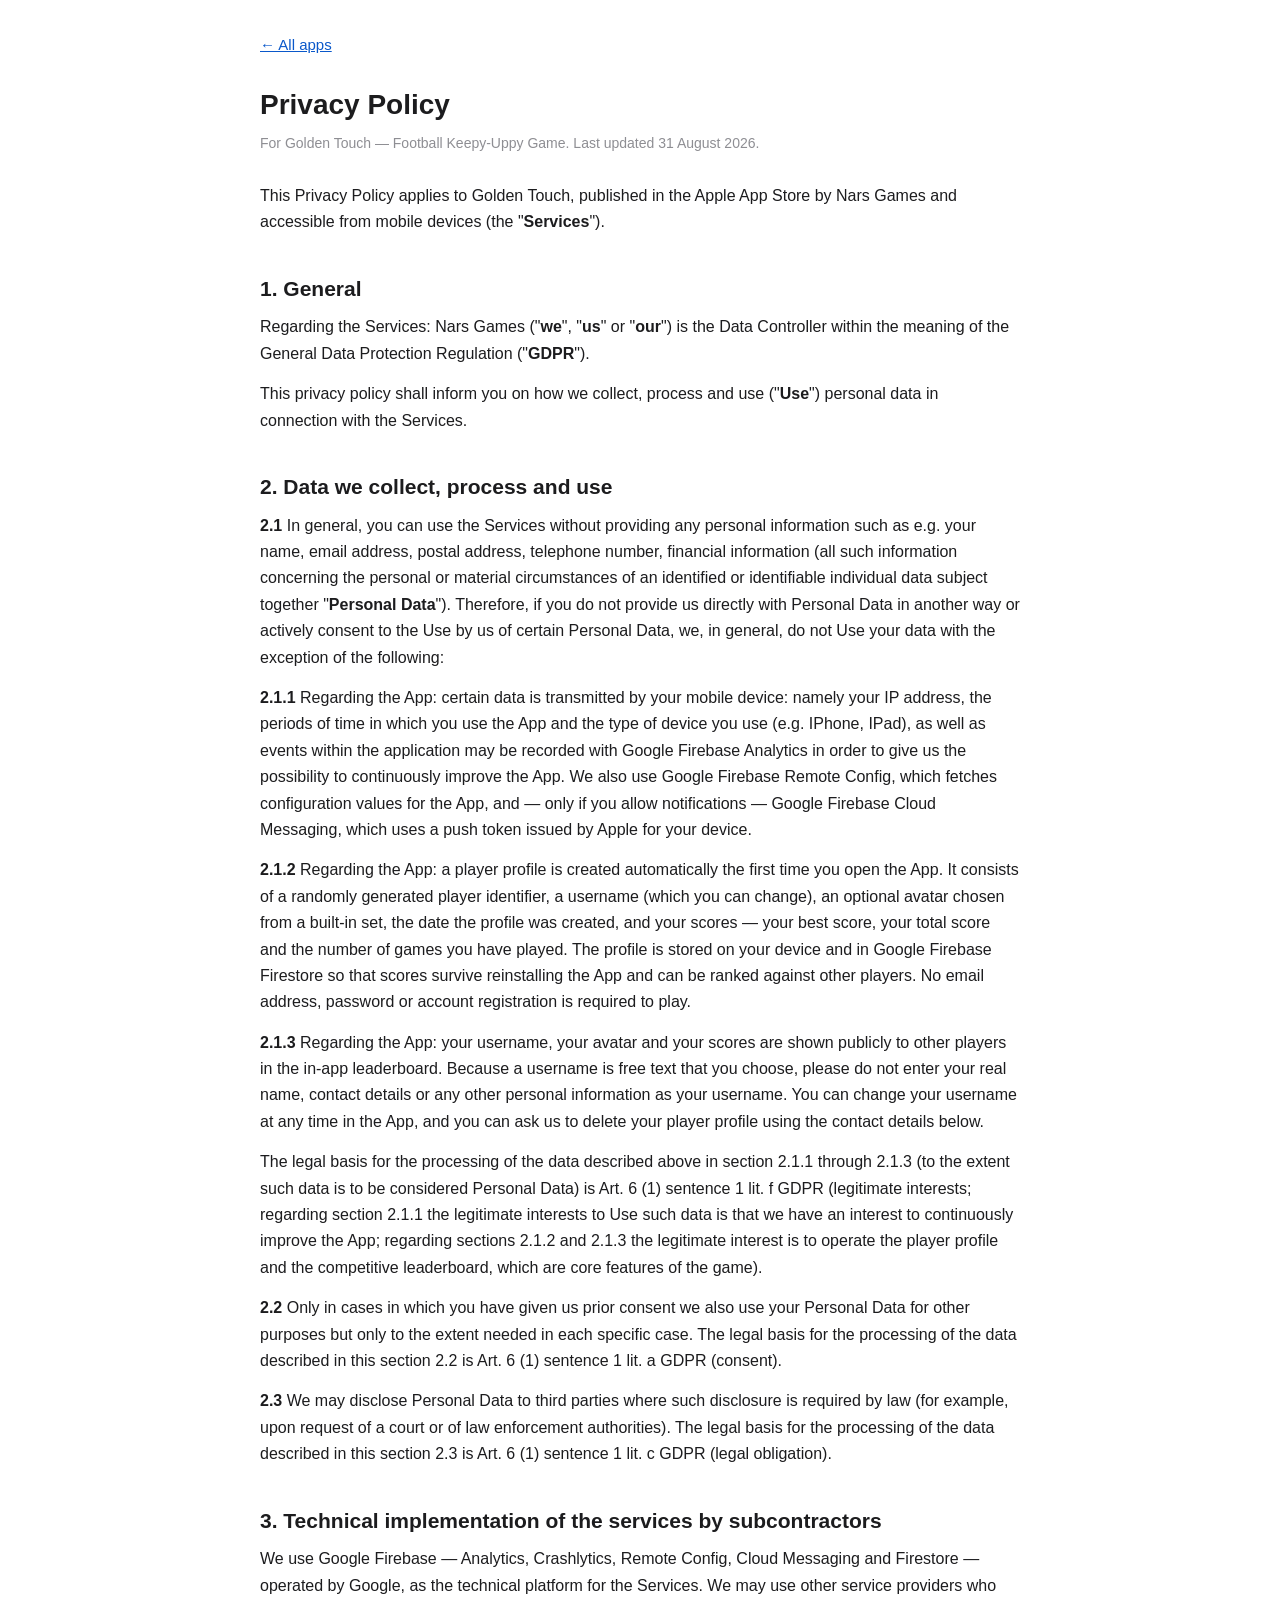
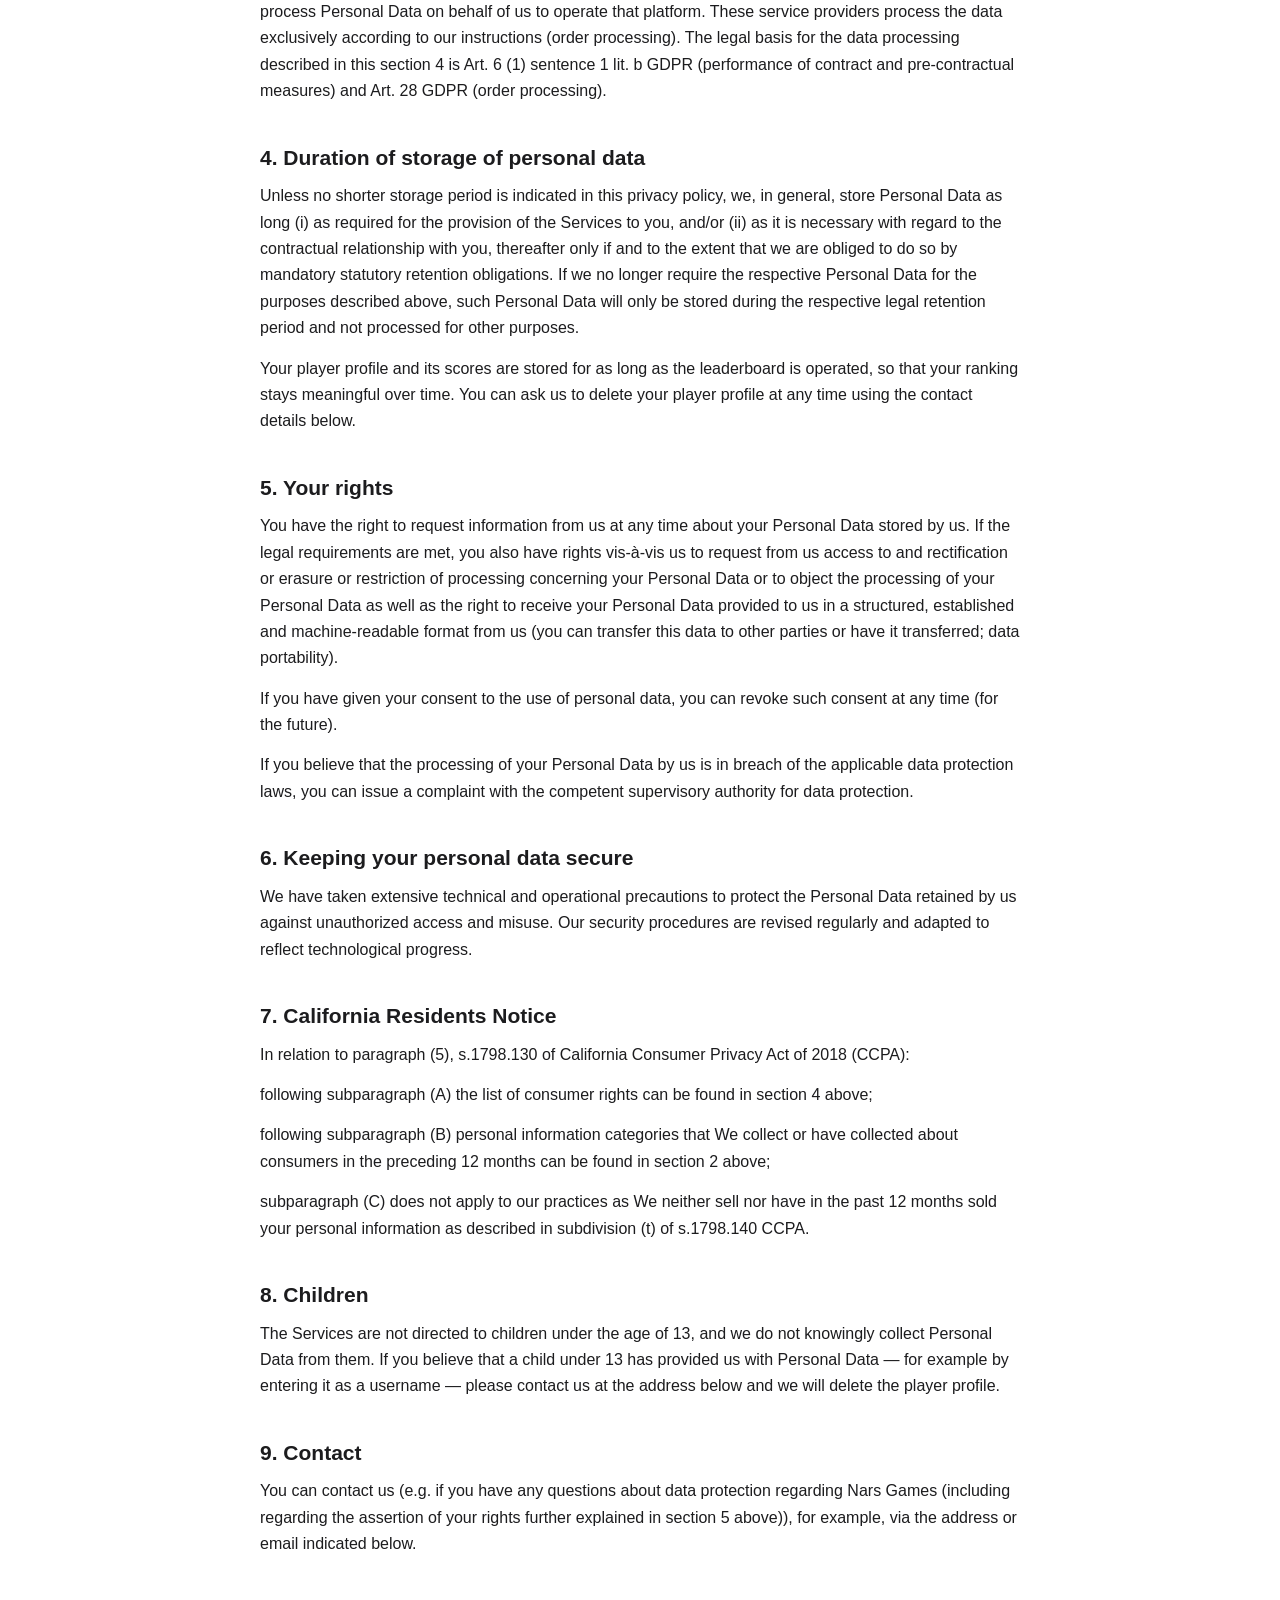
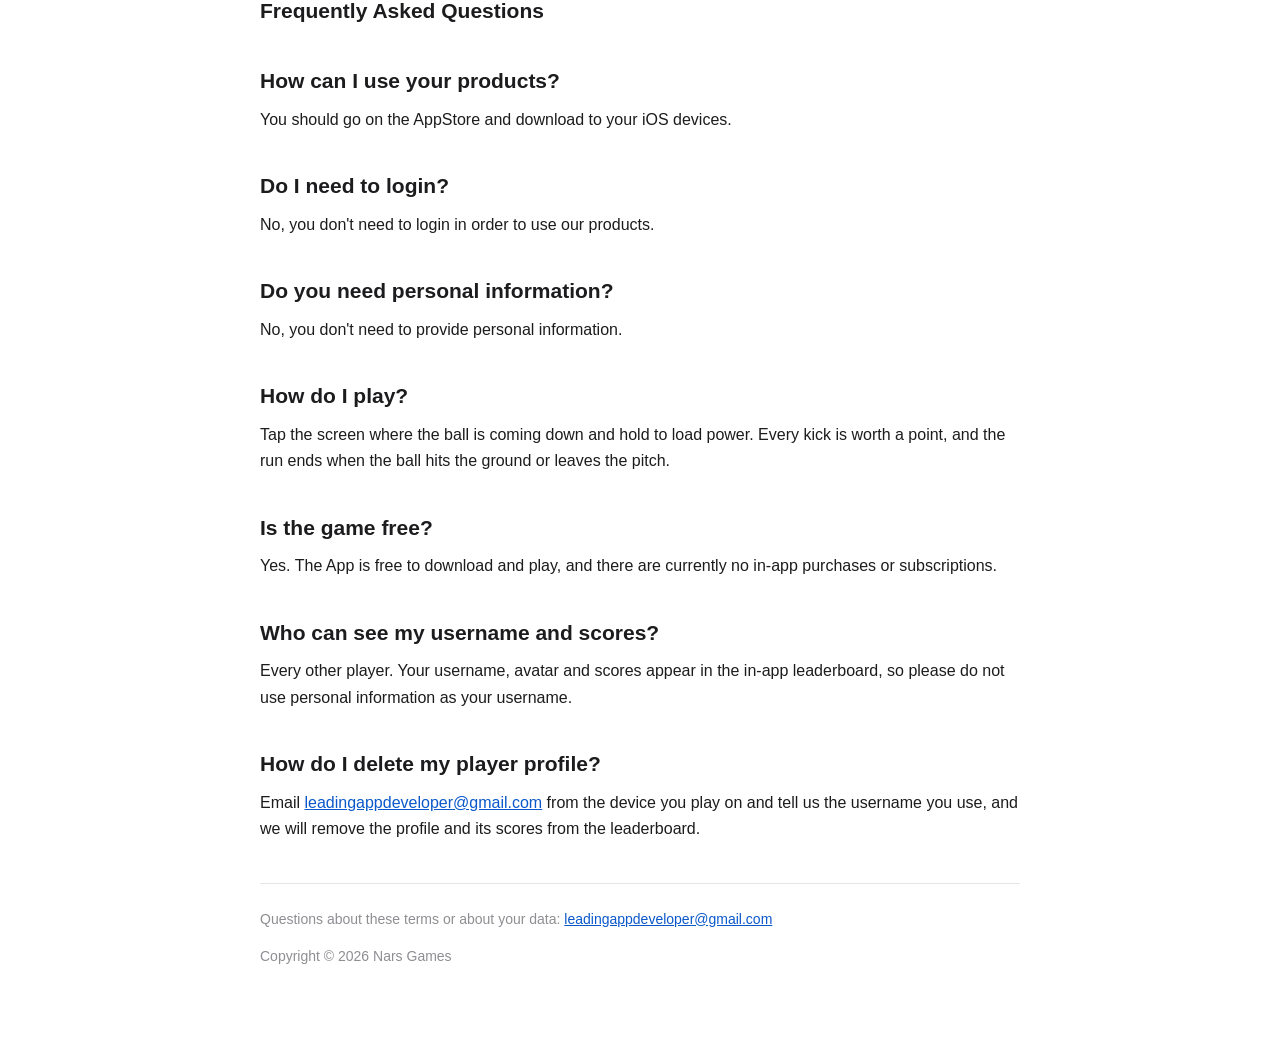
<file: kickball/privacy.html>
<!DOCTYPE html>
<html lang="en">
<head>
<meta charset="utf-8">
<meta name="viewport" content="width=device-width, initial-scale=1">
<title>Privacy Policy — Golden Touch</title>
<style>
  :root { color-scheme: light dark; }
  body {
    margin: 0 auto; padding: 32px 20px 64px; max-width: 760px;
    font: 16px/1.65 -apple-system, BlinkMacSystemFont, "Segoe UI", Roboto, sans-serif;
    color: #1c1c1e; background: #fff;
  }
  @media (prefers-color-scheme: dark) {
    body { color: #f2f2f7; background: #1c1c1e; }
    a { color: #7aa7ff; }
    hr { border-color: #3a3a3c; }
  }
  h1 { font-size: 28px; margin: 0 0 4px; }
  h2 { font-size: 21px; margin: 36px 0 8px; }
  h3, h4, h5, h6 { font-size: 18px; margin: 28px 0 8px; }
  p { margin: 0 0 14px; }
  ul { padding-left: 22px; }
  li { margin: 6px 0; }
  a { color: #0a58ca; }
  .updated { color: #8e8e93; font-size: 14px; margin: 0 0 28px; }
  .back { display: inline-block; margin-bottom: 24px; font-size: 15px; }
  hr { border: 0; border-top: 1px solid #e5e5ea; margin: 40px 0 24px; }
  footer { color: #8e8e93; font-size: 14px; }
</style>
</head>
<body>

<a class="back" href="../index.html">← All apps</a>

<h1>Privacy Policy</h1>
<p class="updated">For Golden Touch — Football Keepy-Uppy Game. Last updated 31 August 2026.</p>

<p>
This Privacy Policy applies to Golden Touch, published in the Apple App Store
by Nars Games and accessible from mobile devices (the
"<strong>Services</strong>").
</p>

<h2>1. General</h2>
<p>
Regarding the Services: Nars Games ("<strong>we</strong>",
"<strong>us</strong>" or "<strong>our</strong>") is the Data
Controller within the meaning of the General Data Protection
Regulation ("<strong>GDPR</strong>").
</p>

<p>
This privacy policy shall inform you on how we collect,
process and use ("<strong>Use</strong>") personal data in
connection with the Services.
</p>

<h2>2. Data we collect, process and use</h2>
<p>
<strong>2.1</strong> In general, you can use the Services
without providing any personal information such as e.g. your
name, email address, postal address, telephone number,
financial information (all such information concerning the
personal or material circumstances of an identified or
identifiable individual data subject together "<strong>Personal Data</strong
>"). Therefore, if you do not provide us directly with
Personal Data in another way or actively consent to the Use by
us of certain Personal Data, we, in general, do not Use your
data with the exception of the following:
</p>

<p>
<strong>2.1.1</strong> Regarding the App: certain data is
transmitted by your mobile device: namely your IP address, the
periods of time in which you use the App and the type of
device you use (e.g. IPhone, IPad), as well as events within
the application may be recorded with Google Firebase Analytics
in order to give us the possibility to continuously improve
the App. We also use Google Firebase Remote Config, which fetches
configuration values for the App, and — only if you allow
notifications — Google Firebase Cloud Messaging, which uses a push
token issued by Apple for your device.
</p>

<p>
<strong>2.1.2</strong> Regarding the App: a player profile is
created automatically the first time you open the App. It consists of a
randomly generated player identifier, a username (which you can change),
an optional avatar chosen from a built-in set, the date the profile was
created, and your scores — your best score, your total score and the
number of games you have played. The profile is stored on your device
and in Google Firebase Firestore so that scores survive reinstalling the
App and can be ranked against other players. No email address, password
or account registration is required to play.
</p>

<p>
<strong>2.1.3</strong> Regarding the App: your username, your avatar and
your scores are shown publicly to other players in the in-app
leaderboard. Because a username is free text that you choose, please do
not enter your real name, contact details or any other personal
information as your username. You can change your username at any time
in the App, and you can ask us to delete your player profile using the
contact details below.
</p>

<p>
The legal basis for the processing of the data described above
in section 2.1.1 through 2.1.3 (to the extent such data is to
be considered Personal Data) is Art. 6 (1) sentence 1 lit. f
GDPR (legitimate interests; regarding section 2.1.1 the
legitimate interests to Use such data is that we have an
interest to continuously improve the App; regarding sections
2.1.2 and 2.1.3 the legitimate interest is to operate the player
profile and the competitive leaderboard, which are core features
of the game).
</p>

<p>
<strong>2.2</strong> Only in cases in which you have given us
prior consent we also use your Personal Data for other
purposes but only to the extent needed in each specific case.
The legal basis for the processing of the data described in
this section 2.2 is Art. 6 (1) sentence 1 lit. a GDPR
(consent).
</p>

<p>
<strong>2.3</strong> We may disclose Personal Data to third
parties where such disclosure is required by law (for example,
upon request of a court or of law enforcement authorities).
The legal basis for the processing of the data described in
this section 2.3 is Art. 6 (1) sentence 1 lit. c GDPR (legal
obligation).
</p>

<h2>
3. Technical implementation of the services by subcontractors
</h2>
<p>
We use Google Firebase — Analytics, Crashlytics, Remote Config,
Cloud Messaging and Firestore — operated by Google, as the technical
platform for the Services. We may use other service providers who
process Personal Data on behalf of us to operate that platform. These service providers process the data exclusively
according to our instructions (order processing). The legal
basis for the data processing described in this section 4 is
Art. 6 (1) sentence 1 lit. b GDPR (performance of contract and
pre-contractual measures) and Art. 28 GDPR (order processing).
</p>

<h2>4. Duration of storage of personal data</h2>
<p>
Unless no shorter storage period is indicated in this privacy
policy, we, in general, store Personal Data as long (i) as
required for the provision of the Services to you, and/or (ii)
as it is necessary with regard to the contractual relationship
with you, thereafter only if and to the extent that we are
obliged to do so by mandatory statutory retention obligations.
If we no longer require the respective Personal Data for the
purposes described above, such Personal Data will only be
stored during the respective legal retention period and not
processed for other purposes.
</p>

<p>
Your player profile and its scores are stored for as long as the
leaderboard is operated, so that your ranking stays meaningful over
time. You can ask us to delete your player profile at any time using
the contact details below.
</p>

<h2>5. Your rights</h2>
<p>
You have the right to request information from us at any time
about your Personal Data stored by us. If the legal
requirements are met, you also have rights vis-à-vis us to
request from us access to and rectification or erasure or
restriction of processing concerning your Personal Data or to
object the processing of your Personal Data as well as the
right to receive your Personal Data provided to us in a
structured, established and machine-readable format from us
(you can transfer this data to other parties or have it
transferred; data portability).
</p>

<p>
If you have given your consent to the use of personal data,
you can revoke such consent at any time (for the future).
</p>

<p>
If you believe that the processing of your Personal Data by us
is in breach of the applicable data protection laws, you can
issue a complaint with the competent supervisory authority for
data protection.
</p>

<h2>6. Keeping your personal data secure</h2>
<p>
We have taken extensive technical and operational precautions
to protect the Personal Data retained by us against
unauthorized access and misuse. Our security procedures are
revised regularly and adapted to reflect technological
progress.
</p>

<h2>7. California Residents Notice</h2>
<p>
In relation to paragraph (5), s.1798.130 of California
Consumer Privacy Act of 2018 (CCPA):
</p>

<p>
following subparagraph (A) the list of consumer rights can
be found in section 4 above;
</p>

<p>
following subparagraph (B) personal information categories
that We collect or have collected about consumers in the
preceding 12 months can be found in section 2 above;
</p>

<p>
subparagraph (C) does not apply to our practices as We
neither sell nor have in the past 12 months sold your
personal information as described in subdivision (t) of
s.1798.140 CCPA.
</p>

<h2>8. Children</h2>
<p>
The Services are not directed to children under the age of 13, and we do
not knowingly collect Personal Data from them. If you believe that a
child under 13 has provided us with Personal Data — for example by
entering it as a username — please contact us at the address below and
we will delete the player profile.
</p>

<h2>9. Contact</h2>
<p>
You can contact us (e.g. if you have any questions about data
protection regarding Nars Games (including regarding the
assertion of your rights further explained in section 5
above)), for example, via the address or email indicated
below.
</p>

<h2>Frequently Asked Questions</h2>

<h2>How can I use your products?</h2>
<p>
You should go on the AppStore and download to your iOS
devices.
</p>

<h2>Do I need to login?</h2>
<p>
No, you don't need to login in order to use our products.
</p>

<h2>Do you need personal information?</h2>
<p>No, you don't need to provide personal information.</p>

<h2>How do I play?</h2>
<p>Tap the screen where the ball is coming down and hold to load power. Every kick is worth a point, and the run ends when the ball hits the ground or leaves the pitch.</p>

<h2>Is the game free?</h2>
<p>
Yes. The App is free to download and play, and there are currently no in-app
purchases or subscriptions.
</p>

<h2>Who can see my username and scores?</h2>
<p>
Every other player. Your username, avatar and scores appear in the in-app
leaderboard, so please do not use personal information as your username.
</p>

<h2>How do I delete my player profile?</h2>
<p>
Email <a href="mailto:leadingappdeveloper@gmail.com">leadingappdeveloper@gmail.com</a>
from the device you play on and tell us the username you use, and we will remove
the profile and its scores from the leaderboard.
</p>

<!-- ***** Features Big Item End ***** -->
<!-- // end .section -->
<!-- // end .section -->
<!-- ***** Footer Start ***** -->

<hr>
<footer>
  <p>Questions about these terms or about your data:
     <a href="mailto:leadingappdeveloper@gmail.com">leadingappdeveloper@gmail.com</a></p>
  <p>Copyright © 2026 Nars Games</p>
</footer>

</body>
</html>
</file>
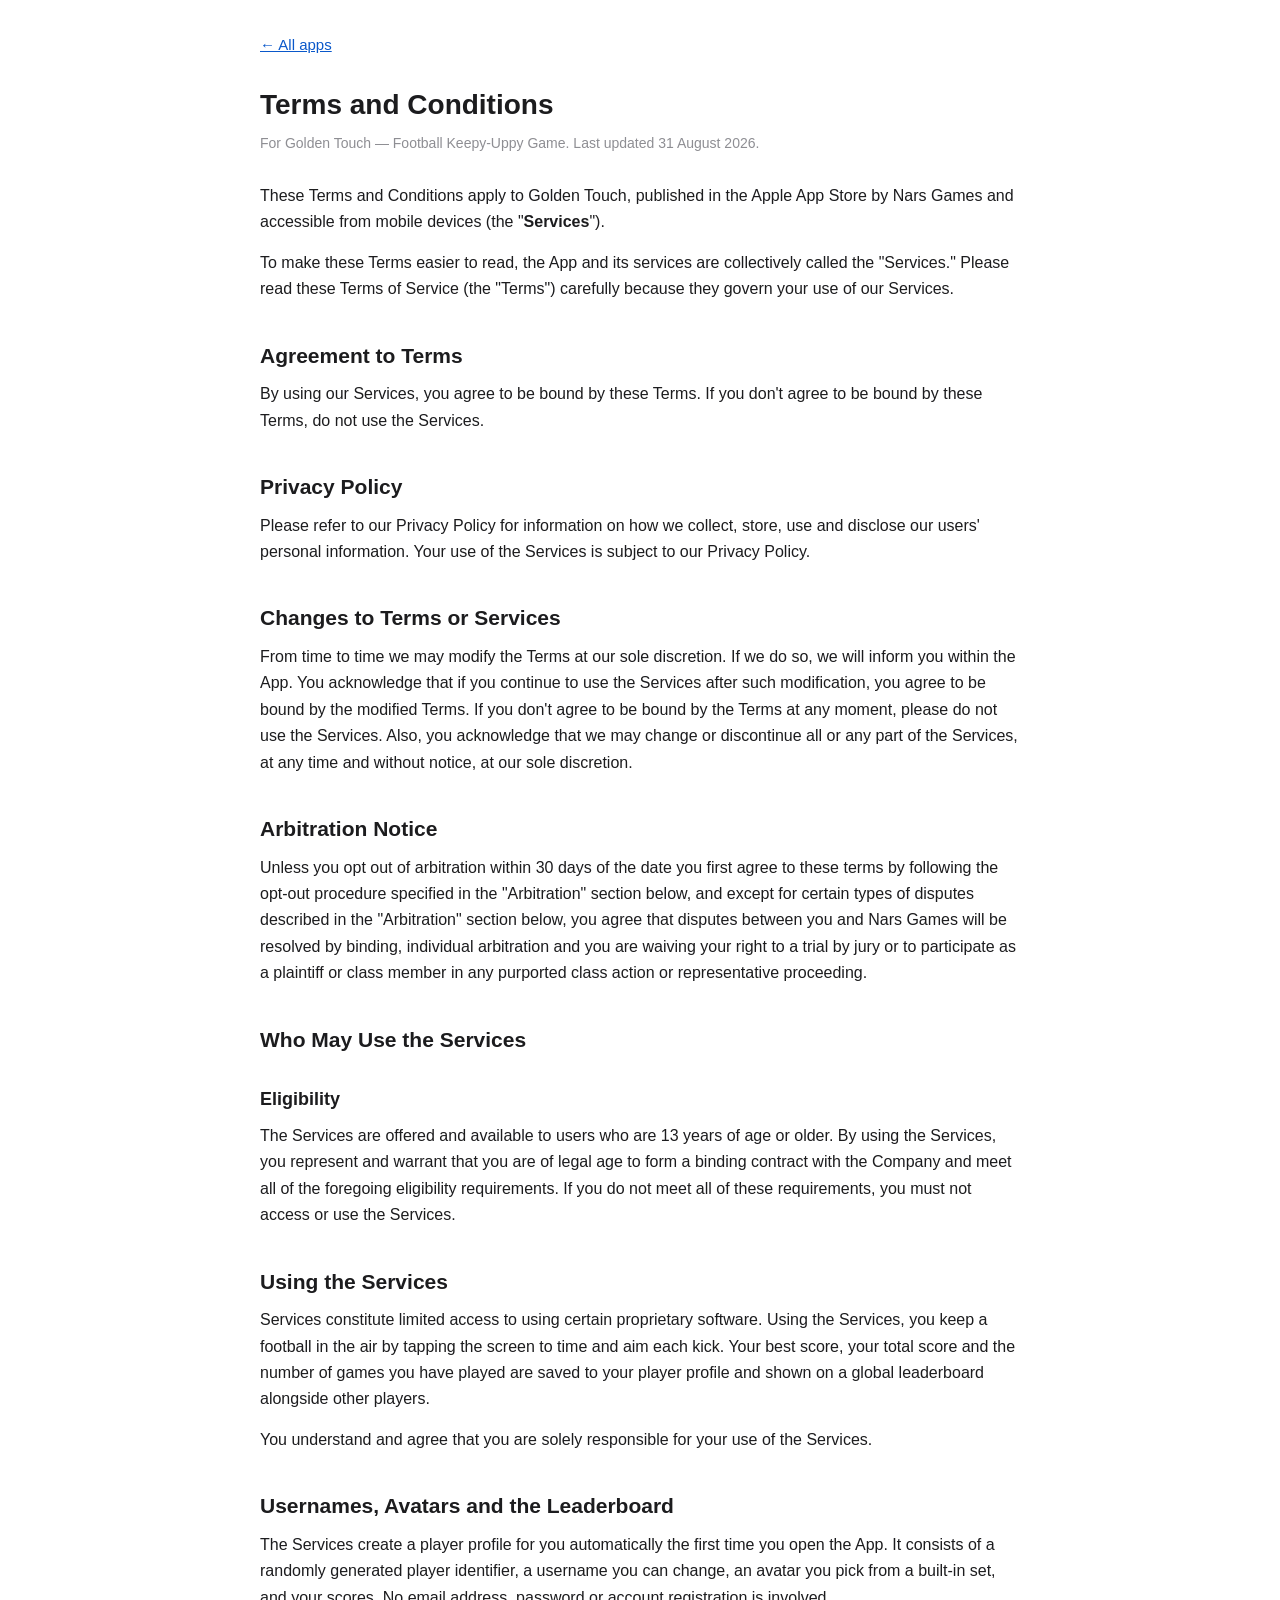
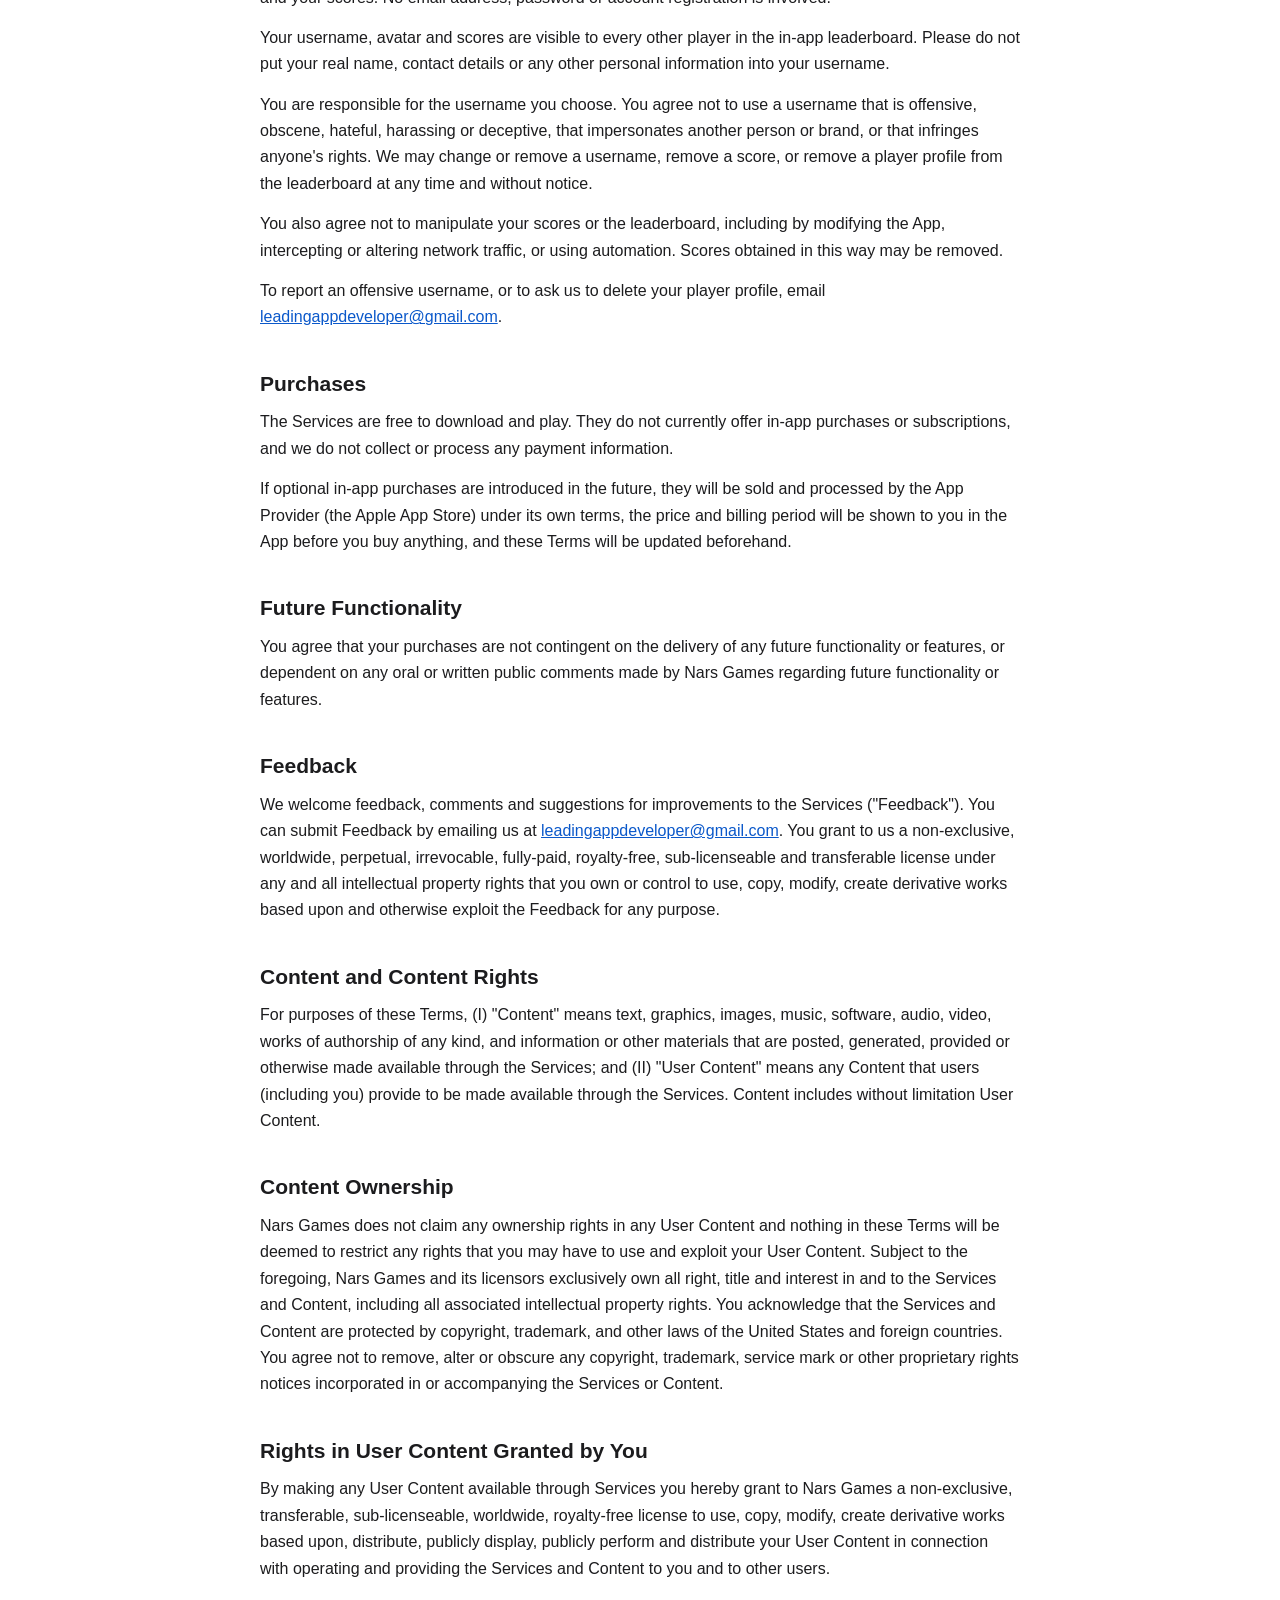
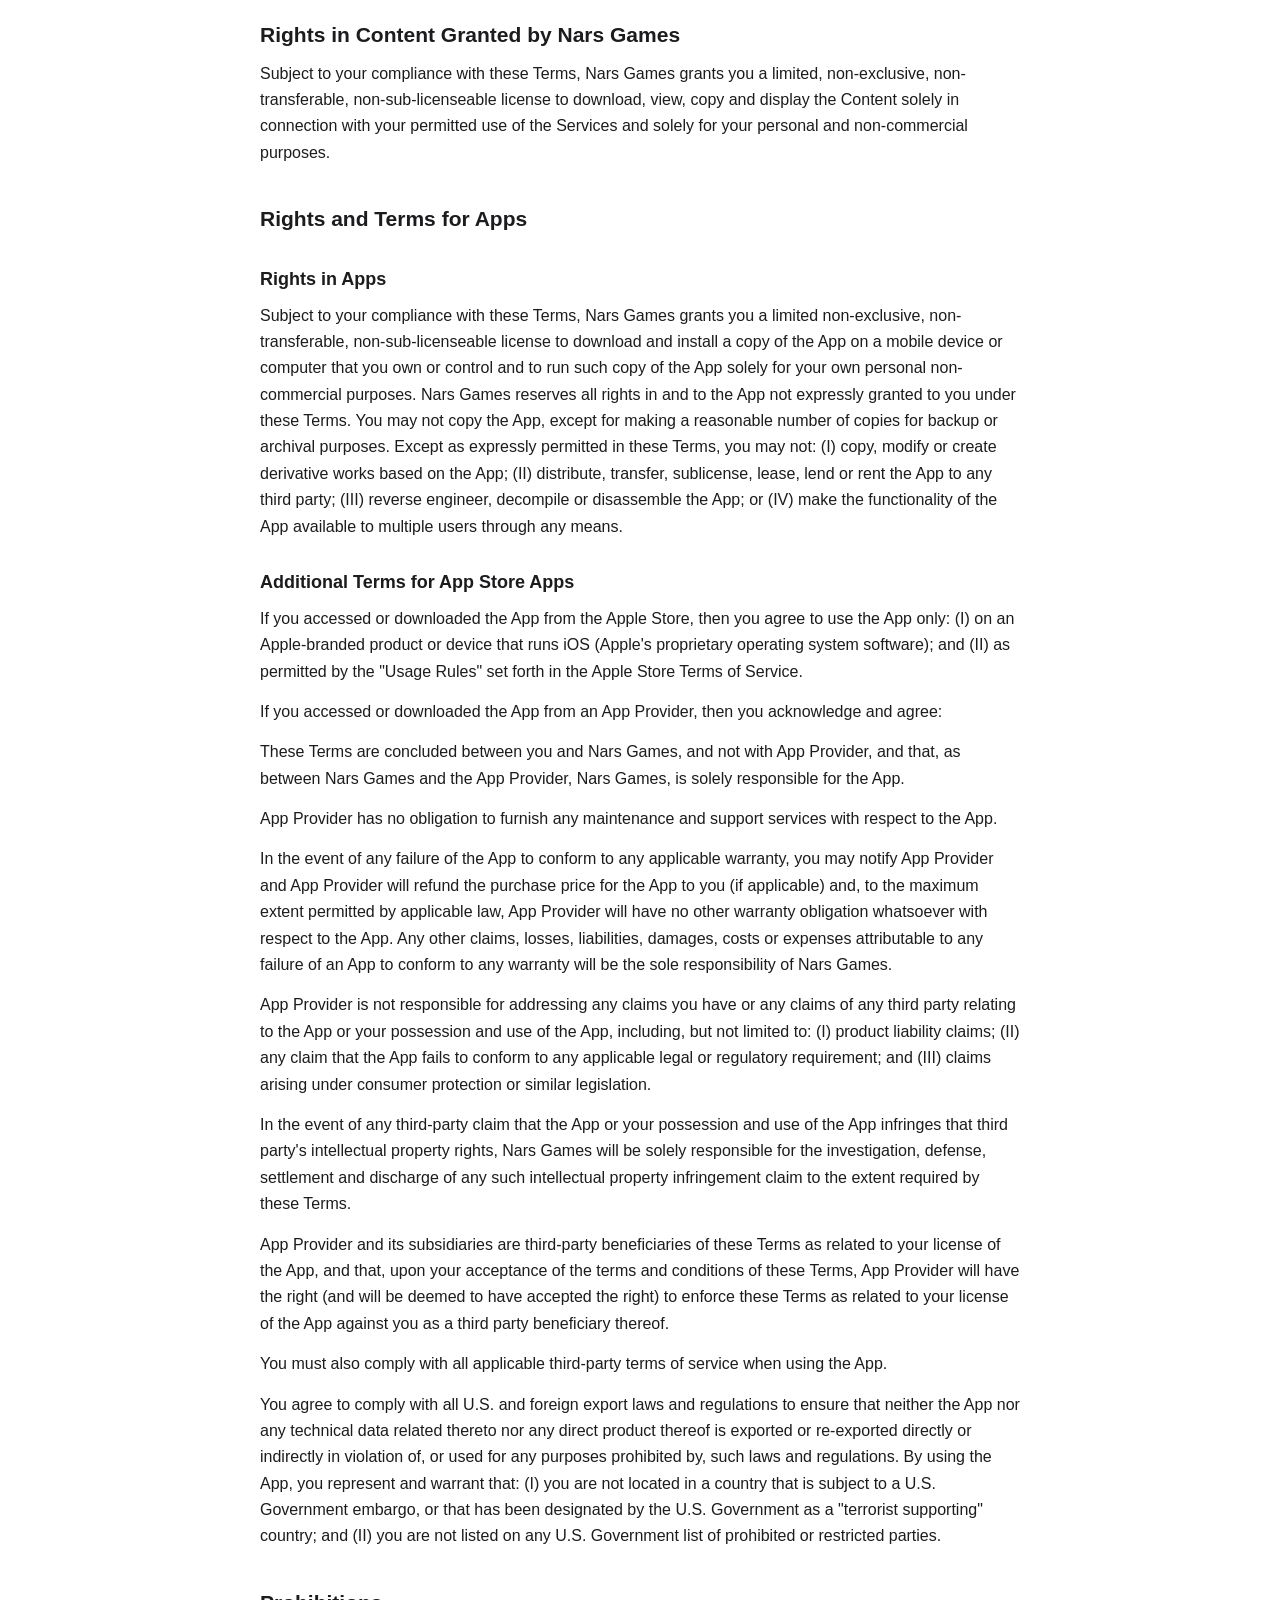
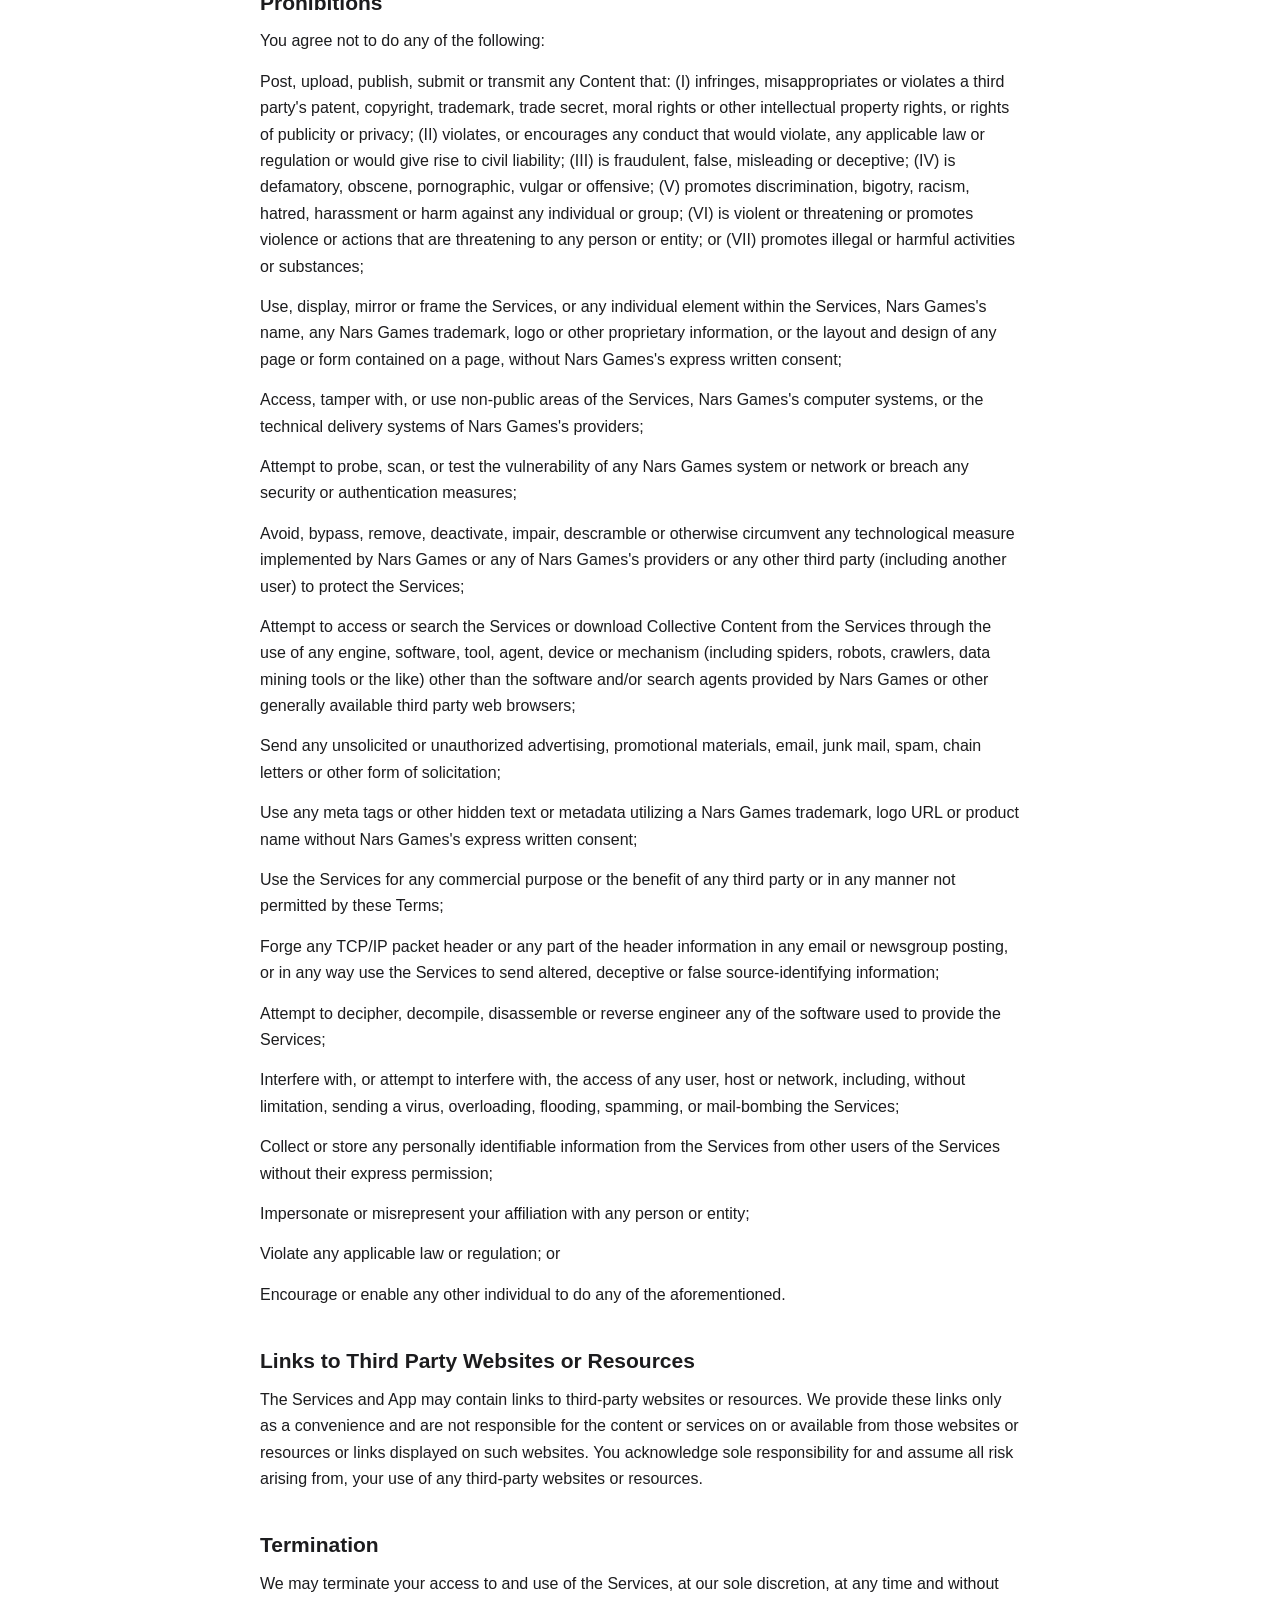
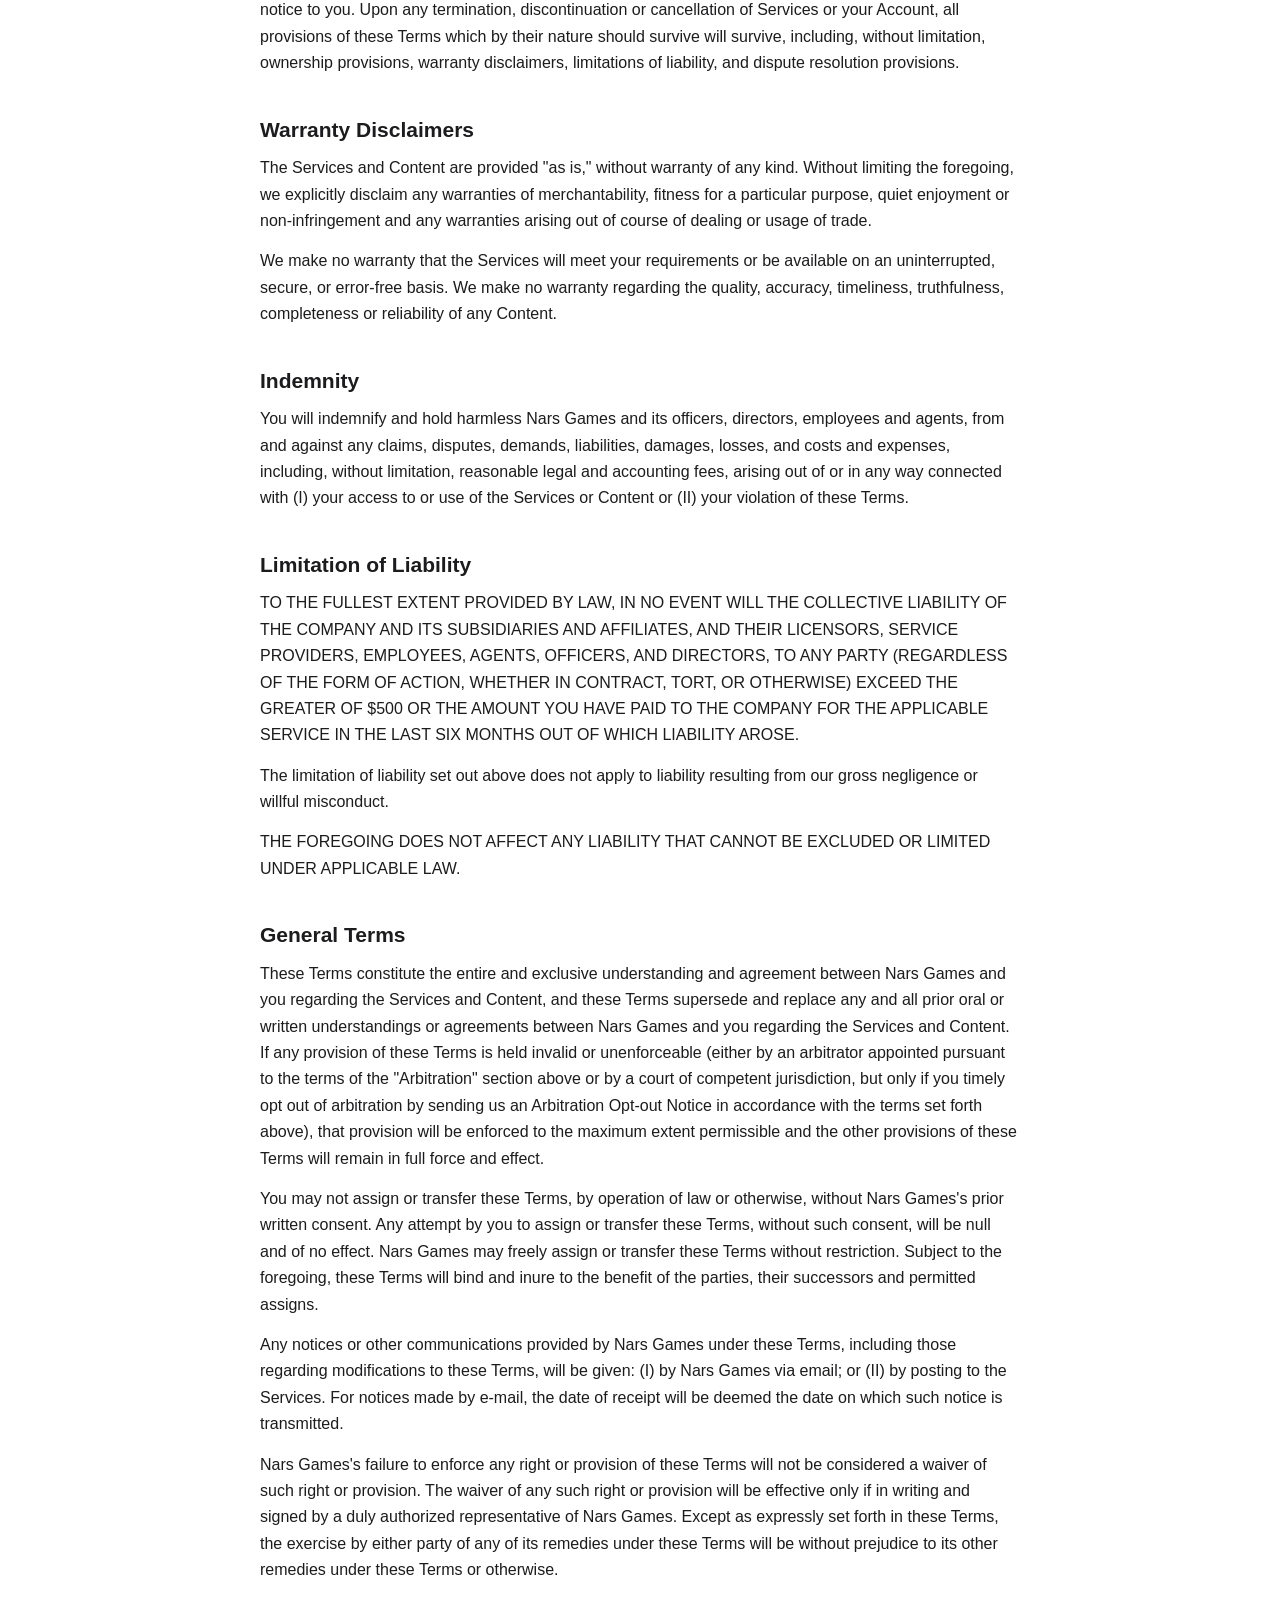
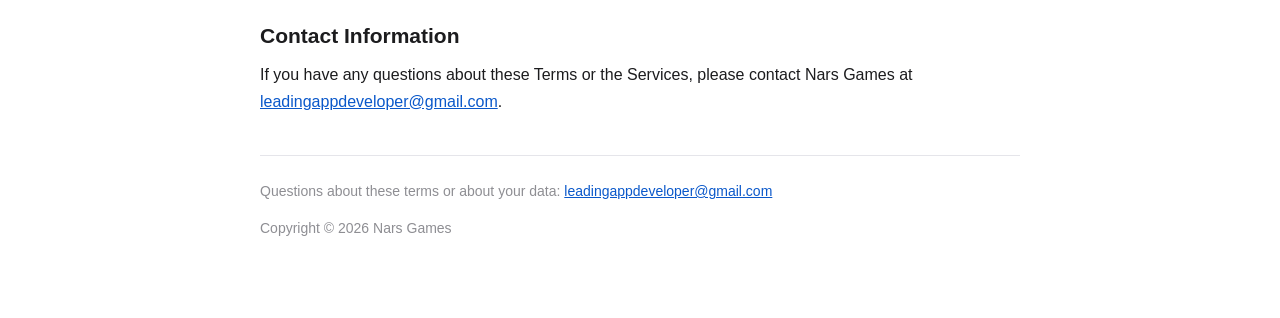
<file: kickball/terms.html>
<!DOCTYPE html>
<html lang="en">
<head>
<meta charset="utf-8">
<meta name="viewport" content="width=device-width, initial-scale=1">
<title>Terms and Conditions — Golden Touch</title>
<style>
  :root { color-scheme: light dark; }
  body {
    margin: 0 auto; padding: 32px 20px 64px; max-width: 760px;
    font: 16px/1.65 -apple-system, BlinkMacSystemFont, "Segoe UI", Roboto, sans-serif;
    color: #1c1c1e; background: #fff;
  }
  @media (prefers-color-scheme: dark) {
    body { color: #f2f2f7; background: #1c1c1e; }
    a { color: #7aa7ff; }
    hr { border-color: #3a3a3c; }
  }
  h1 { font-size: 28px; margin: 0 0 4px; }
  h2 { font-size: 21px; margin: 36px 0 8px; }
  h3, h4, h5, h6 { font-size: 18px; margin: 28px 0 8px; }
  p { margin: 0 0 14px; }
  ul { padding-left: 22px; }
  li { margin: 6px 0; }
  a { color: #0a58ca; }
  .updated { color: #8e8e93; font-size: 14px; margin: 0 0 28px; }
  .back { display: inline-block; margin-bottom: 24px; font-size: 15px; }
  hr { border: 0; border-top: 1px solid #e5e5ea; margin: 40px 0 24px; }
  footer { color: #8e8e93; font-size: 14px; }
</style>
</head>
<body>

<a class="back" href="../index.html">← All apps</a>

<h1>Terms and Conditions</h1>
<p class="updated">For Golden Touch — Football Keepy-Uppy Game. Last updated 31 August 2026.</p>

<p>
These Terms and Conditions apply to Golden Touch, published in the Apple App
Store by Nars Games and accessible from mobile devices (the
"<strong>Services</strong>").
</p>

<p>
To make these Terms easier to read, the App and its services
are collectively called the "Services." Please read these
Terms of Service (the "Terms") carefully because they govern
your use of our Services.
</p>

<h2>Agreement to Terms</h2>
<p>
By using our Services, you agree to be bound by these Terms.
If you don't agree to be bound by these Terms, do not use
the Services.
</p>

<h2>Privacy Policy</h2>
<p>
Please refer to our Privacy Policy for information on how we
collect, store, use and disclose our users' personal
information. Your use of the Services is subject to our
Privacy Policy.
</p>

<h2>Changes to Terms or Services</h2>
<p>
From time to time we may modify the Terms at our sole
discretion. If we do so, we will inform you within the App.
You acknowledge that if you continue to use the Services
after such modification, you agree to be bound by the
modified Terms. If you don't agree to be bound by the Terms
at any moment, please do not use the Services. Also, you
acknowledge that we may change or discontinue all or any
part of the Services, at any time and without notice, at our
sole discretion.
</p>

<h2>Arbitration Notice</h2>
<p>
Unless you opt out of arbitration within 30 days of the date
you first agree to these terms by following the opt-out
procedure specified in the "Arbitration" section below, and
except for certain types of disputes described in the
"Arbitration" section below, you agree that disputes between
you and Nars Games will be resolved by binding, individual
arbitration and you are waiving your right to a trial by
jury or to participate as a plaintiff or class member in any
purported class action or representative proceeding.
</p>

<h2>Who May Use the Services</h2>
<h3>Eligibility</h3>
<p>
The Services are offered and available to users who are 13
years of age or older. By using the Services, you represent
and warrant that you are of legal age to form a binding
contract with the Company and meet all of the foregoing
eligibility requirements. If you do not meet all of these
requirements, you must not access or use the Services.
</p>

<h2>Using the Services</h2>
<p>
Services constitute limited access to using certain proprietary software. Using the Services, you keep a football in the air by tapping the screen to time and aim each kick. Your best score, your total score and the number of games you have played are saved to your player profile and shown on a global leaderboard alongside other players.
</p>

<p>
You understand and agree that you are solely responsible for
your use of the Services.
</p>

<h2>Usernames, Avatars and the Leaderboard</h2>
<p>
The Services create a player profile for you automatically the first time you
open the App. It consists of a randomly generated player identifier, a username
you can change, an avatar you pick from a built-in set, and your scores. No email
address, password or account registration is involved.
</p>
<p>
Your username, avatar and scores are visible to every other player in the in-app
leaderboard. Please do not put your real name, contact details or any other
personal information into your username.
</p>
<p>
You are responsible for the username you choose. You agree not to use a username
that is offensive, obscene, hateful, harassing or deceptive, that impersonates
another person or brand, or that infringes anyone's rights. We may change or
remove a username, remove a score, or remove a player profile from the
leaderboard at any time and without notice.
</p>
<p>
You also agree not to manipulate your scores or the leaderboard, including by
modifying the App, intercepting or altering network traffic, or using automation.
Scores obtained in this way may be removed.
</p>
<p>
To report an offensive username, or to ask us to delete your player profile,
email <a href="mailto:leadingappdeveloper@gmail.com">leadingappdeveloper@gmail.com</a>.
</p>

<h2>Purchases</h2>
<p>
The Services are free to download and play. They do not currently offer in-app
purchases or subscriptions, and we do not collect or process any payment
information.
</p>

<p>
If optional in-app purchases are introduced in the future, they will be sold and
processed by the App Provider (the Apple App Store) under its own terms, the
price and billing period will be shown to you in the App before you buy anything,
and these Terms will be updated beforehand.
</p>

<h2>Future Functionality</h2>
<p>
You agree that your purchases are not contingent on the
delivery of any future functionality or features, or
dependent on any oral or written public comments made by
Nars Games regarding future functionality or features.
</p>

<h2>Feedback</h2>
<p>
We welcome feedback, comments and suggestions for
improvements to the Services ("Feedback"). You can submit
Feedback by emailing us at
<a href="mailto:leadingappdeveloper@gmail.com">leadingappdeveloper@gmail.com</a>.
You grant to us a non-exclusive, worldwide, perpetual,
irrevocable, fully-paid, royalty-free, sub-licenseable and
transferable license under any and all intellectual property
rights that you own or control to use, copy, modify, create
derivative works based upon and otherwise exploit the
Feedback for any purpose.
</p>

<h2>Content and Content Rights</h2>
<p>
For purposes of these Terms, (I) "Content" means text,
graphics, images, music, software, audio, video, works of
authorship of any kind, and information or other materials
that are posted, generated, provided or otherwise made
available through the Services; and (II) "User Content"
means any Content that users (including you) provide to be
made available through the Services. Content includes
without limitation User Content.
</p>

<h2>Content Ownership</h2>
<p>
Nars Games does not claim any ownership rights in any User
Content and nothing in these Terms will be deemed to
restrict any rights that you may have to use and exploit
your User Content. Subject to the foregoing, Nars Games and
its licensors exclusively own all right, title and interest
in and to the Services and Content, including all associated
intellectual property rights. You acknowledge that the
Services and Content are protected by copyright, trademark,
and other laws of the United States and foreign countries.
You agree not to remove, alter or obscure any copyright,
trademark, service mark or other proprietary rights notices
incorporated in or accompanying the Services or Content.
</p>

<h2>Rights in User Content Granted by You</h2>
<p>
By making any User Content available through Services you
hereby grant to Nars Games a non-exclusive, transferable,
sub-licenseable, worldwide, royalty-free license to use,
copy, modify, create derivative works based upon,
distribute, publicly display, publicly perform and
distribute your User Content in connection with operating
and providing the Services and Content to you and to other
users.
</p>

<h2>Rights in Content Granted by Nars Games</h2>
<p>
Subject to your compliance with these Terms, Nars Games
grants you a limited, non-exclusive, non-transferable,
non-sub-licenseable license to download, view, copy and
display the Content solely in connection with your permitted
use of the Services and solely for your personal and
non-commercial purposes.
</p>

<h2>Rights and Terms for Apps</h2>
<h3>Rights in Apps</h3>
<p>
Subject to your compliance with these Terms, Nars Games
grants you a limited non-exclusive, non-transferable,
non-sub-licenseable license to download and install a copy
of the App on a mobile device or computer that you own or
control and to run such copy of the App solely for your own
personal non-commercial purposes. Nars Games reserves all
rights in and to the App not expressly granted to you under
these Terms. You may not copy the App, except for making a
reasonable number of copies for backup or archival purposes.
Except as expressly permitted in these Terms, you may not:
(I) copy, modify or create derivative works based on the
App; (II) distribute, transfer, sublicense, lease, lend or
rent the App to any third party; (III) reverse engineer,
decompile or disassemble the App; or (IV) make the
functionality of the App available to multiple users through
any means.
</p>

<h3>Additional Terms for App Store Apps</h3>
<p>
If you accessed or downloaded the App from the Apple Store,
then you agree to use the App only: (I) on an Apple-branded
product or device that runs iOS (Apple's proprietary
operating system software); and (II) as permitted by the
"Usage Rules" set forth in the Apple Store Terms of Service.
</p>
<p>
If you accessed or downloaded the App from an App Provider,
then you acknowledge and agree:
</p>

<p>
These Terms are concluded between you and Nars Games,
and not with App Provider, and that, as between Nars
Games and the App Provider, Nars Games, is solely
responsible for the App.
</p>

<p>
App Provider has no obligation to furnish any
maintenance and support services with respect to the
App.
</p>

<p>
In the event of any failure of the App to conform to any
applicable warranty, you may notify App Provider and App
Provider will refund the purchase price for the App to
you (if applicable) and, to the maximum extent permitted
by applicable law, App Provider will have no other
warranty obligation whatsoever with respect to the App.
Any other claims, losses, liabilities, damages, costs or
expenses attributable to any failure of an App to
conform to any warranty will be the sole responsibility
of Nars Games.
</p>

<p>
App Provider is not responsible for addressing any
claims you have or any claims of any third party
relating to the App or your possession and use of the
App, including, but not limited to: (I) product
liability claims; (II) any claim that the App fails to
conform to any applicable legal or regulatory
requirement; and (III) claims arising under consumer
protection or similar legislation.
</p>

<p>
In the event of any third-party claim that the App or
your possession and use of the App infringes that third
party's intellectual property rights, Nars Games will be
solely responsible for the investigation, defense,
settlement and discharge of any such intellectual
property infringement claim to the extent required by
these Terms.
</p>

<p>
App Provider and its subsidiaries are third-party
beneficiaries of these Terms as related to your license
of the App, and that, upon your acceptance of the terms
and conditions of these Terms, App Provider will have
the right (and will be deemed to have accepted the
right) to enforce these Terms as related to your license
of the App against you as a third party beneficiary
thereof.
</p>

<p>
You must also comply with all applicable third-party
terms of service when using the App.
</p>

<p>
You agree to comply with all U.S. and foreign export
laws and regulations to ensure that neither the App nor
any technical data related thereto nor any direct
product thereof is exported or re-exported directly or
indirectly in violation of, or used for any purposes
prohibited by, such laws and regulations. By using the
App, you represent and warrant that: (I) you are not
located in a country that is subject to a U.S.
Government embargo, or that has been designated by the
U.S. Government as a "terrorist supporting" country; and
(II) you are not listed on any U.S. Government list of
prohibited or restricted parties.
</p>

<h2>Prohibitions</h2>
<p>You agree not to do any of the following:</p>

<p>
Post, upload, publish, submit or transmit any Content
that: (I) infringes, misappropriates or violates a third
party's patent, copyright, trademark, trade secret,
moral rights or other intellectual property rights, or
rights of publicity or privacy; (II) violates, or
encourages any conduct that would violate, any
applicable law or regulation or would give rise to civil
liability; (III) is fraudulent, false, misleading or
deceptive; (IV) is defamatory, obscene, pornographic,
vulgar or offensive; (V) promotes discrimination,
bigotry, racism, hatred, harassment or harm against any
individual or group; (VI) is violent or threatening or
promotes violence or actions that are threatening to any
person or entity; or (VII) promotes illegal or harmful
activities or substances;
</p>

<p>
Use, display, mirror or frame the Services, or any
individual element within the Services, Nars Games's
name, any Nars Games trademark, logo or other
proprietary information, or the layout and design of any
page or form contained on a page, without Nars Games's
express written consent;
</p>

<p>
Access, tamper with, or use non-public areas of the
Services, Nars Games's computer systems, or the
technical delivery systems of Nars Games's providers;
</p>

<p>
Attempt to probe, scan, or test the vulnerability of any
Nars Games system or network or breach any security or
authentication measures;
</p>

<p>
Avoid, bypass, remove, deactivate, impair, descramble or
otherwise circumvent any technological measure
implemented by Nars Games or any of Nars Games's
providers or any other third party (including another
user) to protect the Services;
</p>

<p>
Attempt to access or search the Services or download
Collective Content from the Services through the use of
any engine, software, tool, agent, device or mechanism
(including spiders, robots, crawlers, data mining tools
or the like) other than the software and/or search
agents provided by Nars Games or other generally
available third party web browsers;
</p>

<p>
Send any unsolicited or unauthorized advertising,
promotional materials, email, junk mail, spam, chain
letters or other form of solicitation;
</p>

<p>
Use any meta tags or other hidden text or metadata
utilizing a Nars Games trademark, logo URL or product
name without Nars Games's express written consent;
</p>

<p>
Use the Services for any commercial purpose or the
benefit of any third party or in any manner not
permitted by these Terms;
</p>

<p>
Forge any TCP/IP packet header or any part of the header
information in any email or newsgroup posting, or in any
way use the Services to send altered, deceptive or false
source-identifying information;
</p>

<p>
Attempt to decipher, decompile, disassemble or reverse
engineer any of the software used to provide the
Services;
</p>

<p>
Interfere with, or attempt to interfere with, the access
of any user, host or network, including, without
limitation, sending a virus, overloading, flooding,
spamming, or mail-bombing the Services;
</p>

<p>
Collect or store any personally identifiable information
from the Services from other users of the Services
without their express permission;
</p>

<p>
Impersonate or misrepresent your affiliation with any
person or entity;
</p>

<p>Violate any applicable law or regulation; or</p>

<p>
Encourage or enable any other individual to do any of
the aforementioned.
</p>

<h2>Links to Third Party Websites or Resources</h2>
<p>
The Services and App may contain links to third-party
websites or resources. We provide these links only as a
convenience and are not responsible for the content or
services on or available from those websites or resources or
links displayed on such websites. You acknowledge sole
responsibility for and assume all risk arising from, your
use of any third-party websites or resources.
</p>

<h2>Termination</h2>
<p>
We may terminate your access to and use of the Services, at
our sole discretion, at any time and without notice to you.
Upon any termination, discontinuation or
cancellation of Services or your Account, all provisions of
these Terms which by their nature should survive will
survive, including, without limitation, ownership
provisions, warranty disclaimers, limitations of liability,
and dispute resolution provisions.
</p>

<h2>Warranty Disclaimers</h2>
<p>
The Services and Content are provided "as is," without
warranty of any kind. Without limiting the foregoing, we
explicitly disclaim any warranties of merchantability,
fitness for a particular purpose, quiet enjoyment or
non-infringement and any warranties arising out of course of
dealing or usage of trade.
</p>

<p>
We make no warranty that the Services will meet your
requirements or be available on an uninterrupted, secure, or
error-free basis. We make no warranty regarding the quality,
accuracy, timeliness, truthfulness, completeness or
reliability of any Content.
</p>

<h2>Indemnity</h2>
<p>
You will indemnify and hold harmless Nars Games and its
officers, directors, employees and agents, from and against
any claims, disputes, demands, liabilities, damages, losses,
and costs and expenses, including, without limitation,
reasonable legal and accounting fees, arising out of or in
any way connected with (I) your access to or use of the
Services or Content or (II) your violation of these Terms.
</p>

<h2>Limitation of Liability</h2>
<p>
TO THE FULLEST EXTENT PROVIDED BY LAW, IN NO EVENT WILL THE
COLLECTIVE LIABILITY OF THE COMPANY AND ITS SUBSIDIARIES AND
AFFILIATES, AND THEIR LICENSORS, SERVICE PROVIDERS,
EMPLOYEES, AGENTS, OFFICERS, AND DIRECTORS, TO ANY PARTY
(REGARDLESS OF THE FORM OF ACTION, WHETHER IN CONTRACT,
TORT, OR OTHERWISE) EXCEED THE GREATER OF $500 OR THE AMOUNT
YOU HAVE PAID TO THE COMPANY FOR THE APPLICABLE SERVICE IN
THE LAST SIX MONTHS OUT OF WHICH LIABILITY AROSE.
</p>

<p>
The limitation of liability set out above does not apply to
liability resulting from our gross negligence or willful
misconduct.
</p>

<p>
THE FOREGOING DOES NOT AFFECT ANY LIABILITY THAT CANNOT BE
EXCLUDED OR LIMITED UNDER APPLICABLE LAW.
</p>

<h2>General Terms</h2>
<p>
These Terms constitute the entire and exclusive
understanding and agreement between Nars Games and you
regarding the Services and Content, and these Terms
supersede and replace any and all prior oral or written
understandings or agreements between Nars Games and you
regarding the Services and Content. If any provision of
these Terms is held invalid or unenforceable (either by an
arbitrator appointed pursuant to the terms of the
"Arbitration" section above or by a court of competent
jurisdiction, but only if you timely opt out of arbitration
by sending us an Arbitration Opt-out Notice in accordance
with the terms set forth above), that provision will be
enforced to the maximum extent permissible and the other
provisions of these Terms will remain in full force and
effect.
</p>

<p>
You may not assign or transfer these Terms, by operation of
law or otherwise, without Nars Games's prior written
consent. Any attempt by you to assign or transfer these
Terms, without such consent, will be null and of no effect.
Nars Games may freely assign or transfer these Terms without
restriction. Subject to the foregoing, these Terms will bind
and inure to the benefit of the parties, their successors
and permitted assigns.
</p>

<p>
Any notices or other communications provided by Nars Games
under these Terms, including those regarding modifications
to these Terms, will be given: (I) by Nars Games via email;
or (II) by posting to the Services. For notices made by
e-mail, the date of receipt will be deemed the date on which
such notice is transmitted.
</p>

<p>
Nars Games's failure to enforce any right or provision of
these Terms will not be considered a waiver of such right or
provision. The waiver of any such right or provision will be
effective only if in writing and signed by a duly authorized
representative of Nars Games. Except as expressly set forth
in these Terms, the exercise by either party of any of its
remedies under these Terms will be without prejudice to its
other remedies under these Terms or otherwise.
</p>

<h2>Contact Information</h2>
<p>
If you have any questions about these Terms or the Services,
please contact Nars Games at
<a href="mailto:leadingappdeveloper@gmail.com">leadingappdeveloper@gmail.com</a>.
</p>

<!-- ***** Features Big Item End ***** -->
<!-- // end .section -->
<!-- ***** Footer Start ***** -->

<hr>
<footer>
  <p>Questions about these terms or about your data:
     <a href="mailto:leadingappdeveloper@gmail.com">leadingappdeveloper@gmail.com</a></p>
  <p>Copyright © 2026 Nars Games</p>
</footer>

</body>
</html>
</file>
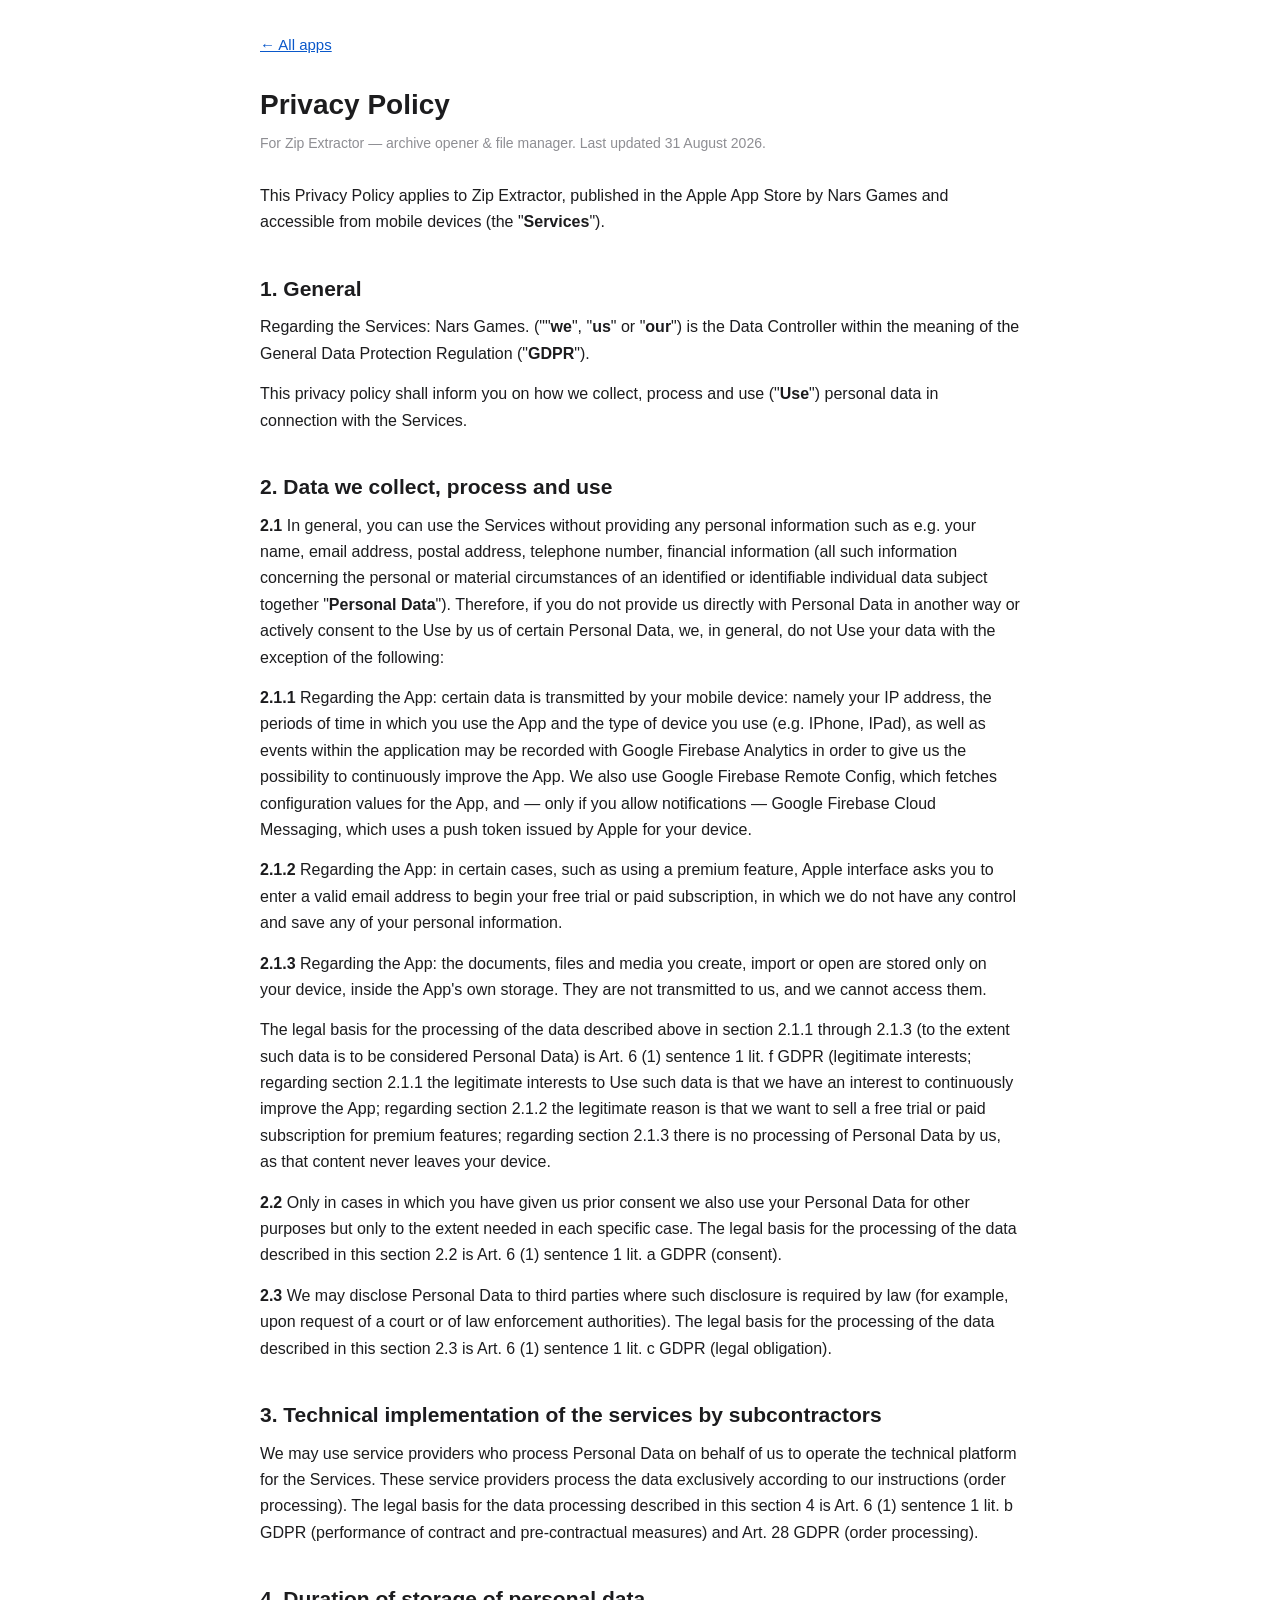
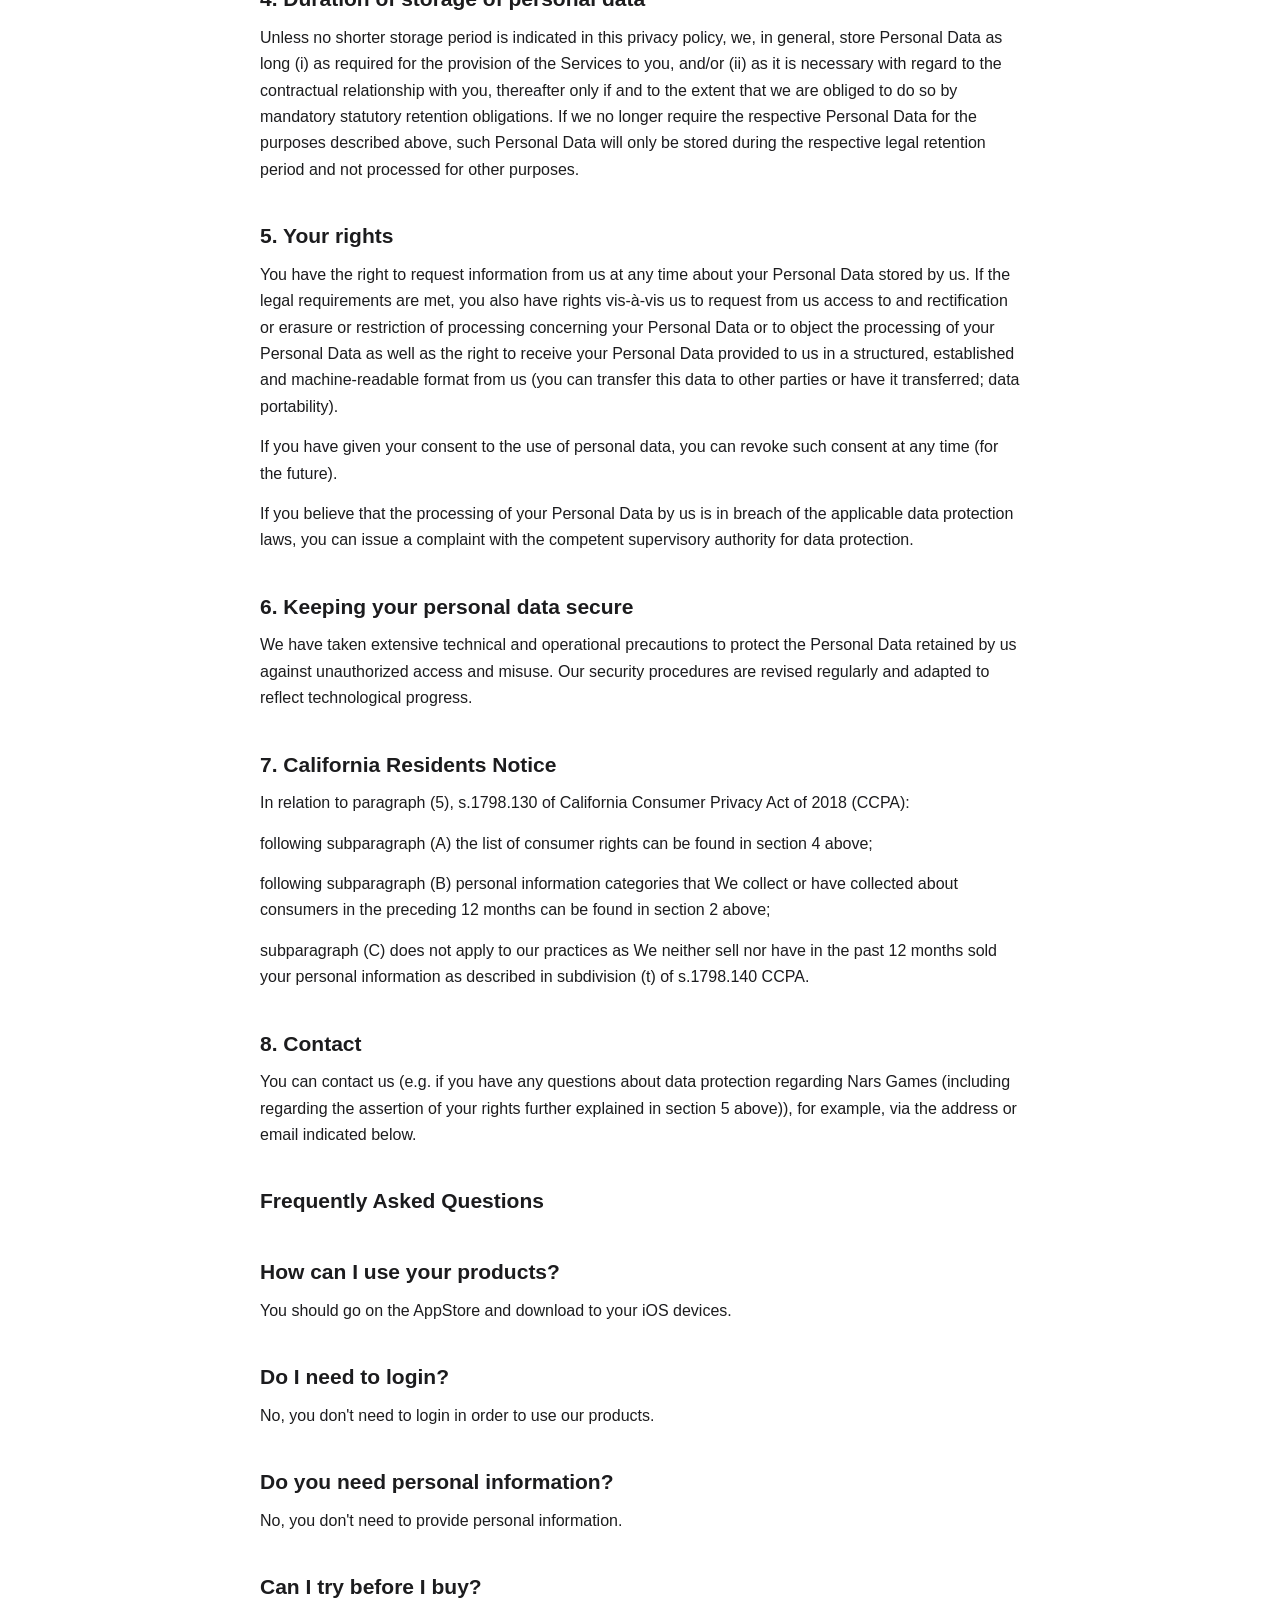
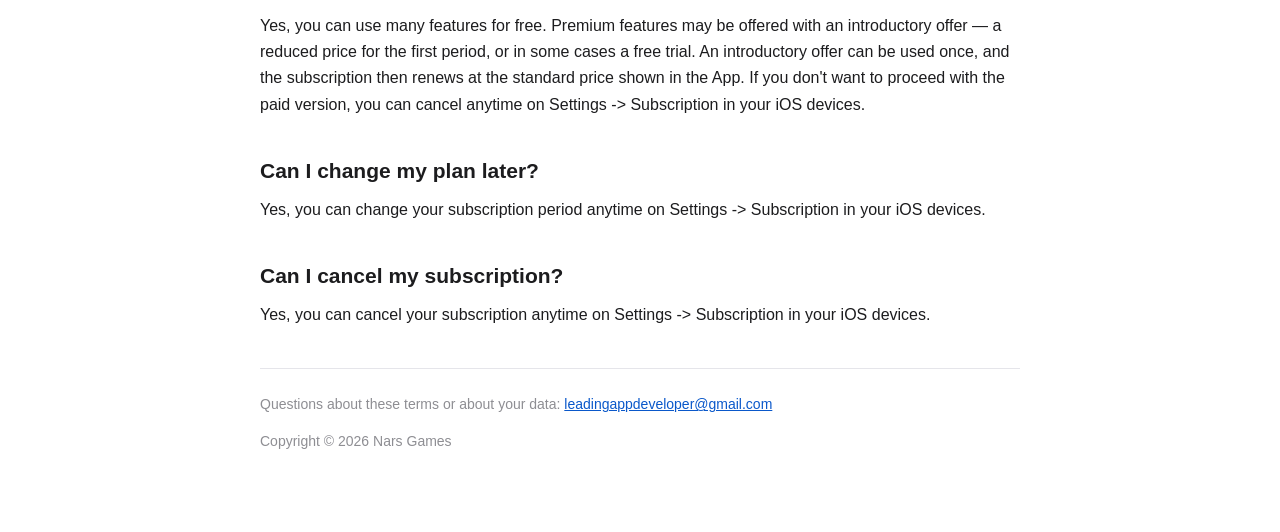
<file: manager/privacy.html>
<!DOCTYPE html>
<html lang="en">
<head>
<meta charset="utf-8">
<meta name="viewport" content="width=device-width, initial-scale=1">
<title>Privacy Policy — Zip Extractor</title>
<style>
  :root { color-scheme: light dark; }
  body {
    margin: 0 auto; padding: 32px 20px 64px; max-width: 760px;
    font: 16px/1.65 -apple-system, BlinkMacSystemFont, "Segoe UI", Roboto, sans-serif;
    color: #1c1c1e; background: #fff;
  }
  @media (prefers-color-scheme: dark) {
    body { color: #f2f2f7; background: #1c1c1e; }
    a { color: #7aa7ff; }
    hr { border-color: #3a3a3c; }
  }
  h1 { font-size: 28px; margin: 0 0 4px; }
  h2 { font-size: 21px; margin: 36px 0 8px; }
  h3, h4, h5, h6 { font-size: 18px; margin: 28px 0 8px; }
  p { margin: 0 0 14px; }
  ul { padding-left: 22px; }
  li { margin: 6px 0; }
  a { color: #0a58ca; }
  .updated { color: #8e8e93; font-size: 14px; margin: 0 0 28px; }
  .back { display: inline-block; margin-bottom: 24px; font-size: 15px; }
  hr { border: 0; border-top: 1px solid #e5e5ea; margin: 40px 0 24px; }
  footer { color: #8e8e93; font-size: 14px; }
</style>
</head>
<body>

<a class="back" href="../index.html">← All apps</a>

<h1>Privacy Policy</h1>
<p class="updated">For Zip Extractor — archive opener &amp; file manager. Last updated 31 August 2026.</p>

<p>
This Privacy Policy applies to Zip Extractor, published in the Apple App Store
by Nars Games and accessible from mobile devices (the
"<strong>Services</strong>").
</p>

<h2>1. General</h2>
<p>
Regarding the Services: Nars Games. (""<strong>we</strong>",
"<strong>us</strong>" or "<strong>our</strong>") is the Data
Controller within the meaning of the General Data Protection
Regulation ("<strong>GDPR</strong>").
</p>

<p>
This privacy policy shall inform you on how we collect,
process and use ("<strong>Use</strong>") personal data in
connection with the Services.
</p>

<h2>2. Data we collect, process and use</h2>
<p>
<strong>2.1</strong> In general, you can use the Services
without providing any personal information such as e.g. your
name, email address, postal address, telephone number,
financial information (all such information concerning the
personal or material circumstances of an identified or
identifiable individual data subject together "<strong>Personal Data</strong
>"). Therefore, if you do not provide us directly with
Personal Data in another way or actively consent to the Use by
us of certain Personal Data, we, in general, do not Use your
data with the exception of the following:
</p>

<p>
<strong>2.1.1</strong> Regarding the App: certain data is
transmitted by your mobile device: namely your IP address, the
periods of time in which you use the App and the type of
device you use (e.g. IPhone, IPad), as well as events within
the application may be recorded with Google Firebase Analytics
in order to give us the possibility to continuously improve
the App. We also use Google Firebase Remote Config, which fetches
configuration values for the App, and — only if you allow
notifications — Google Firebase Cloud Messaging, which uses a push
token issued by Apple for your device.
</p>

<p>
<strong>2.1.2</strong> Regarding the App: in certain cases,
such as using a premium feature, Apple interface asks you to
enter a valid email address to begin your free trial or paid
subscription, in which we do not have any control and save any
of your personal information.
</p>

<p>
<strong>2.1.3</strong> Regarding the App: the documents, files
and media you create, import or open are stored only on your device,
inside the App's own storage. They are not transmitted to us, and we
cannot access them.
</p>

<p>
The legal basis for the processing of the data described above
in section 2.1.1 through 2.1.3 (to the extent such data is to
be considered Personal Data) is Art. 6 (1) sentence 1 lit. f
GDPR (legitimate interests; regarding section 2.1.1 the
legitimate interests to Use such data is that we have an
interest to continuously improve the App; regarding section
2.1.2 the legitimate reason is that we want to sell a free
trial or paid subscription for premium features; regarding
section 2.1.3 there is no processing of Personal Data
by us, as that content never leaves your device.
</p>

<p>
<strong>2.2</strong> Only in cases in which you have given us
prior consent we also use your Personal Data for other
purposes but only to the extent needed in each specific case.
The legal basis for the processing of the data described in
this section 2.2 is Art. 6 (1) sentence 1 lit. a GDPR
(consent).
</p>

<p>
<strong>2.3</strong> We may disclose Personal Data to third
parties where such disclosure is required by law (for example,
upon request of a court or of law enforcement authorities).
The legal basis for the processing of the data described in
this section 2.3 is Art. 6 (1) sentence 1 lit. c GDPR (legal
obligation).
</p>

<h2>
3. Technical implementation of the services by subcontractors
</h2>
<p>
We may use service providers who process Personal Data on
behalf of us to operate the technical platform for the
Services. These service providers process the data exclusively
according to our instructions (order processing). The legal
basis for the data processing described in this section 4 is
Art. 6 (1) sentence 1 lit. b GDPR (performance of contract and
pre-contractual measures) and Art. 28 GDPR (order processing).
</p>

<h2>4. Duration of storage of personal data</h2>
<p>
Unless no shorter storage period is indicated in this privacy
policy, we, in general, store Personal Data as long (i) as
required for the provision of the Services to you, and/or (ii)
as it is necessary with regard to the contractual relationship
with you, thereafter only if and to the extent that we are
obliged to do so by mandatory statutory retention obligations.
If we no longer require the respective Personal Data for the
purposes described above, such Personal Data will only be
stored during the respective legal retention period and not
processed for other purposes.
</p>

<h2>5. Your rights</h2>
<p>
You have the right to request information from us at any time
about your Personal Data stored by us. If the legal
requirements are met, you also have rights vis-à-vis us to
request from us access to and rectification or erasure or
restriction of processing concerning your Personal Data or to
object the processing of your Personal Data as well as the
right to receive your Personal Data provided to us in a
structured, established and machine-readable format from us
(you can transfer this data to other parties or have it
transferred; data portability).
</p>

<p>
If you have given your consent to the use of personal data,
you can revoke such consent at any time (for the future).
</p>

<p>
If you believe that the processing of your Personal Data by us
is in breach of the applicable data protection laws, you can
issue a complaint with the competent supervisory authority for
data protection.
</p>

<h2>6. Keeping your personal data secure</h2>
<p>
We have taken extensive technical and operational precautions
to protect the Personal Data retained by us against
unauthorized access and misuse. Our security procedures are
revised regularly and adapted to reflect technological
progress.
</p>

<h2>7. California Residents Notice</h2>
<p>
In relation to paragraph (5), s.1798.130 of California
Consumer Privacy Act of 2018 (CCPA):
</p>

<p>
following subparagraph (A) the list of consumer rights can
be found in section 4 above;
</p>

<p>
following subparagraph (B) personal information categories
that We collect or have collected about consumers in the
preceding 12 months can be found in section 2 above;
</p>

<p>
subparagraph (C) does not apply to our practices as We
neither sell nor have in the past 12 months sold your
personal information as described in subdivision (t) of
s.1798.140 CCPA.
</p>

<h2>8. Contact</h2>
<p>
You can contact us (e.g. if you have any questions about data
protection regarding Nars Games (including regarding the
assertion of your rights further explained in section 5
above)), for example, via the address or email indicated
below.
</p>

<h2>Frequently Asked Questions</h2>

<h2>How can I use your products?</h2>
<p>
You should go on the AppStore and download to your iOS
devices.
</p>

<h2>Do I need to login?</h2>
<p>
No, you don't need to login in order to use our products.
</p>

<h2>Do you need personal information?</h2>
<p>No, you don't need to provide personal information.</p>

<h2>Can I try before I buy?</h2>
<p>
Yes, you can use many features for free. Premium features may be
offered with an introductory offer — a reduced price for the first
period, or in some cases a free trial. An introductory offer can be used
once, and the subscription then renews at the standard price shown in the
App. If you don't want to proceed with the paid version, you can cancel
anytime on Settings -> Subscription in your iOS devices.
</p>

<h2>Can I change my plan later?</h2>
<p>
Yes, you can change your subscription period anytime on
Settings -> Subscription in your iOS devices.
</p>

<h2>Can I cancel my subscription?</h2>
<p>
Yes, you can cancel your subscription anytime on Settings ->
Subscription in your iOS devices.
</p>

<!-- ***** Features Big Item End ***** -->
<!-- // end .section -->
<!-- // end .section -->
<!-- ***** Footer Start ***** -->

<hr>
<footer>
  <p>Questions about these terms or about your data:
     <a href="mailto:leadingappdeveloper@gmail.com">leadingappdeveloper@gmail.com</a></p>
  <p>Copyright © 2026 Nars Games</p>
</footer>

</body>
</html>
</file>
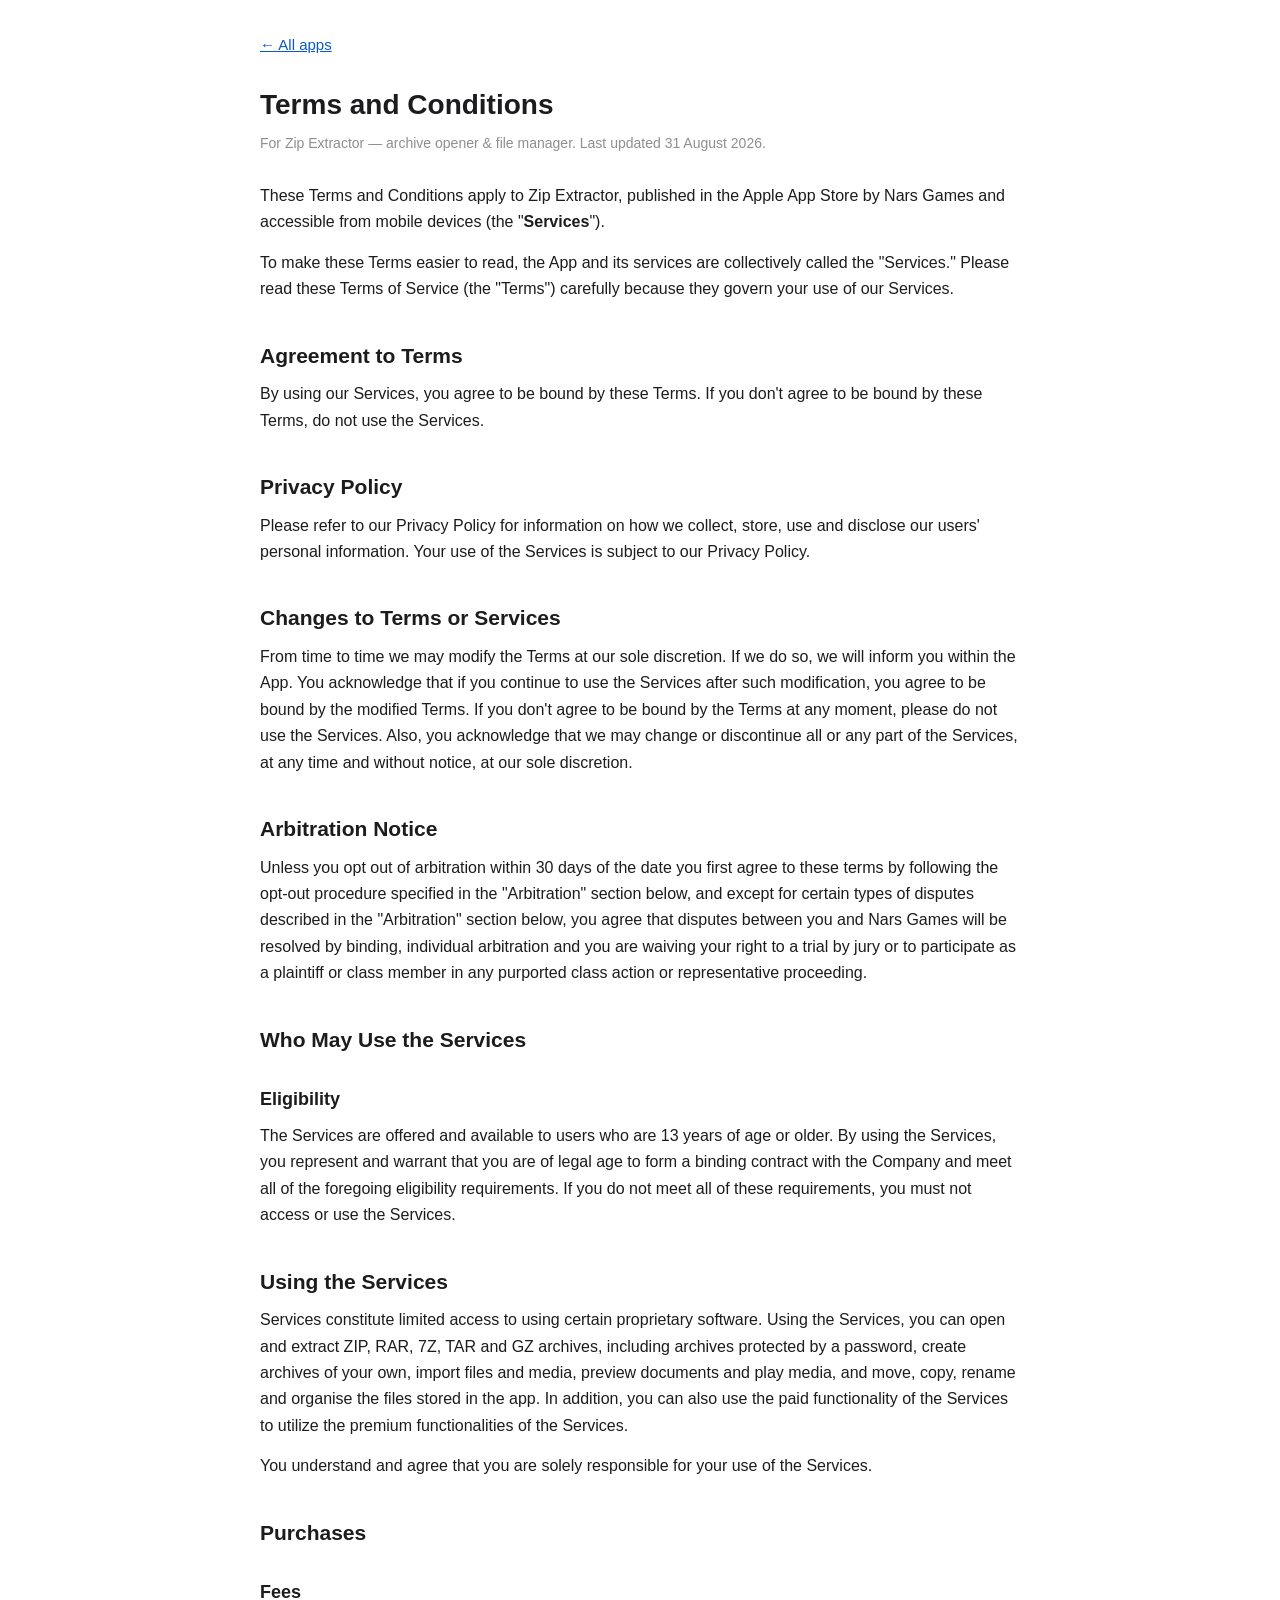
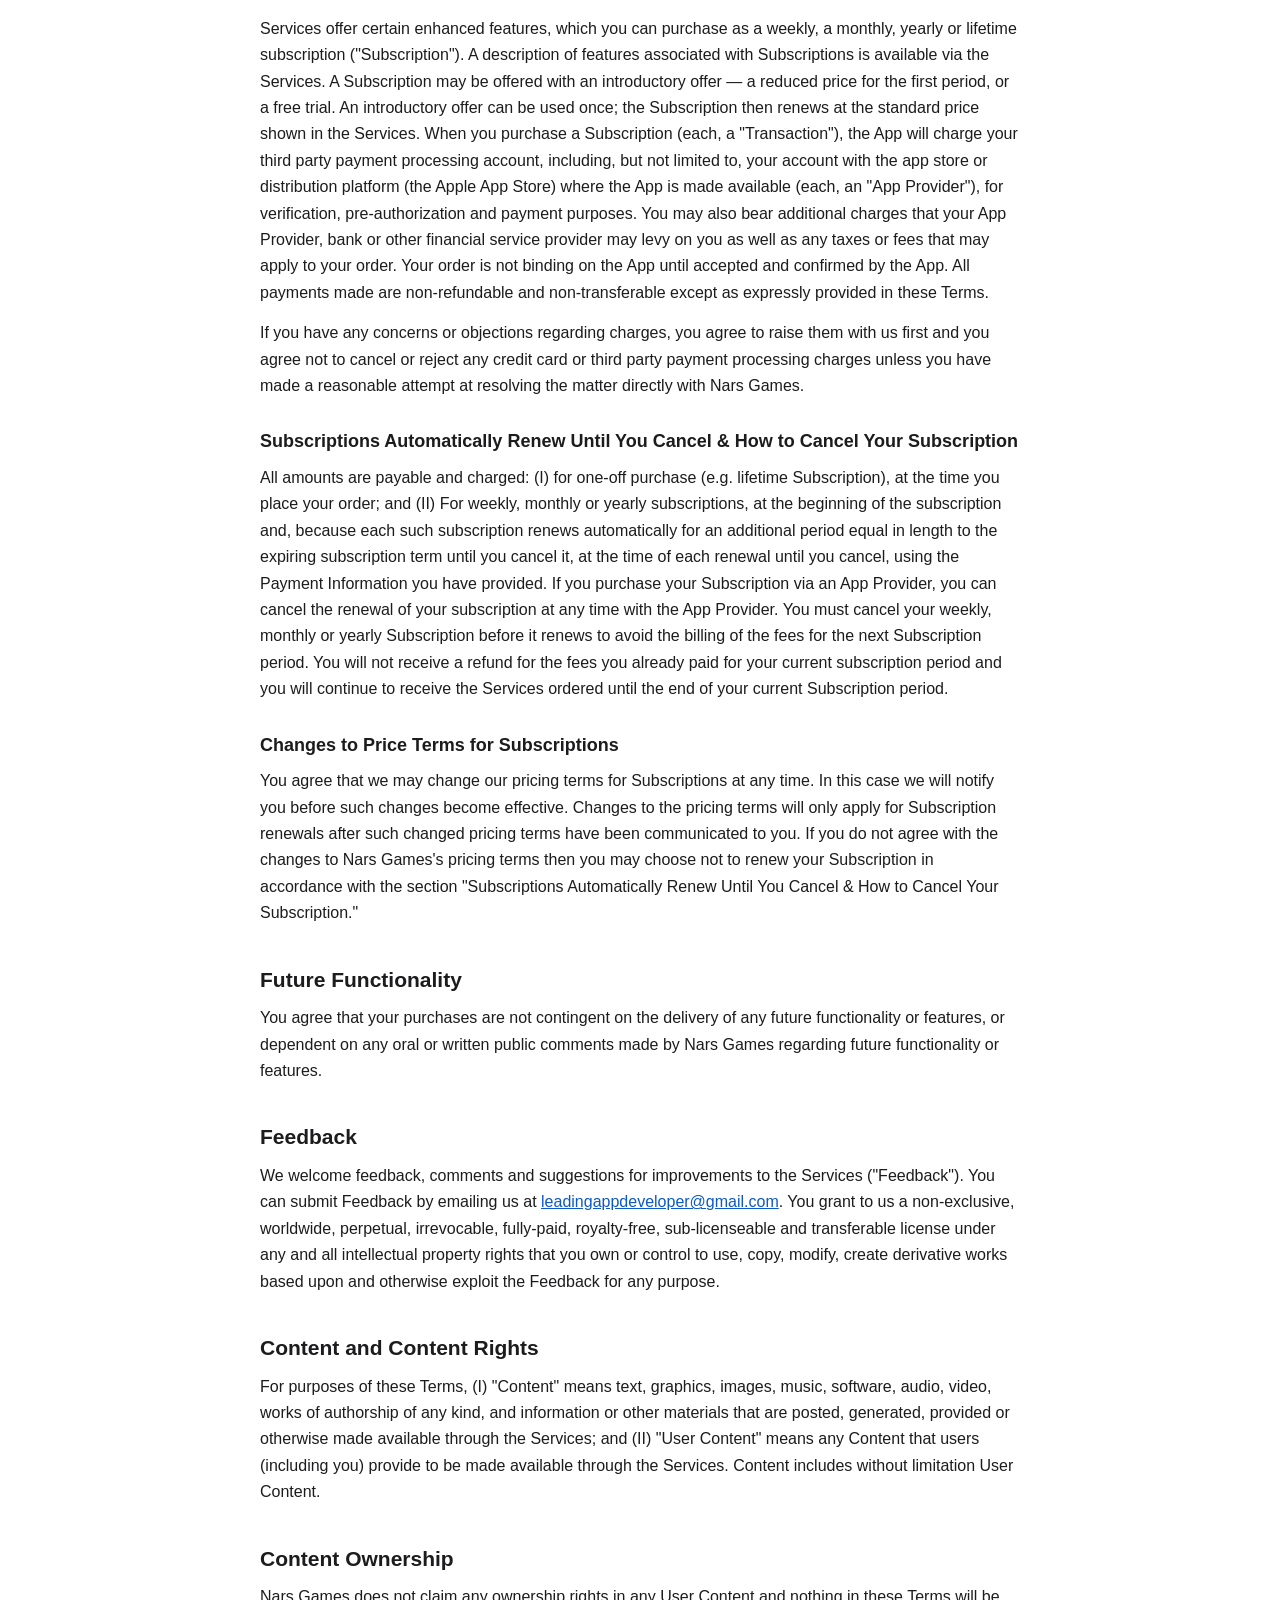
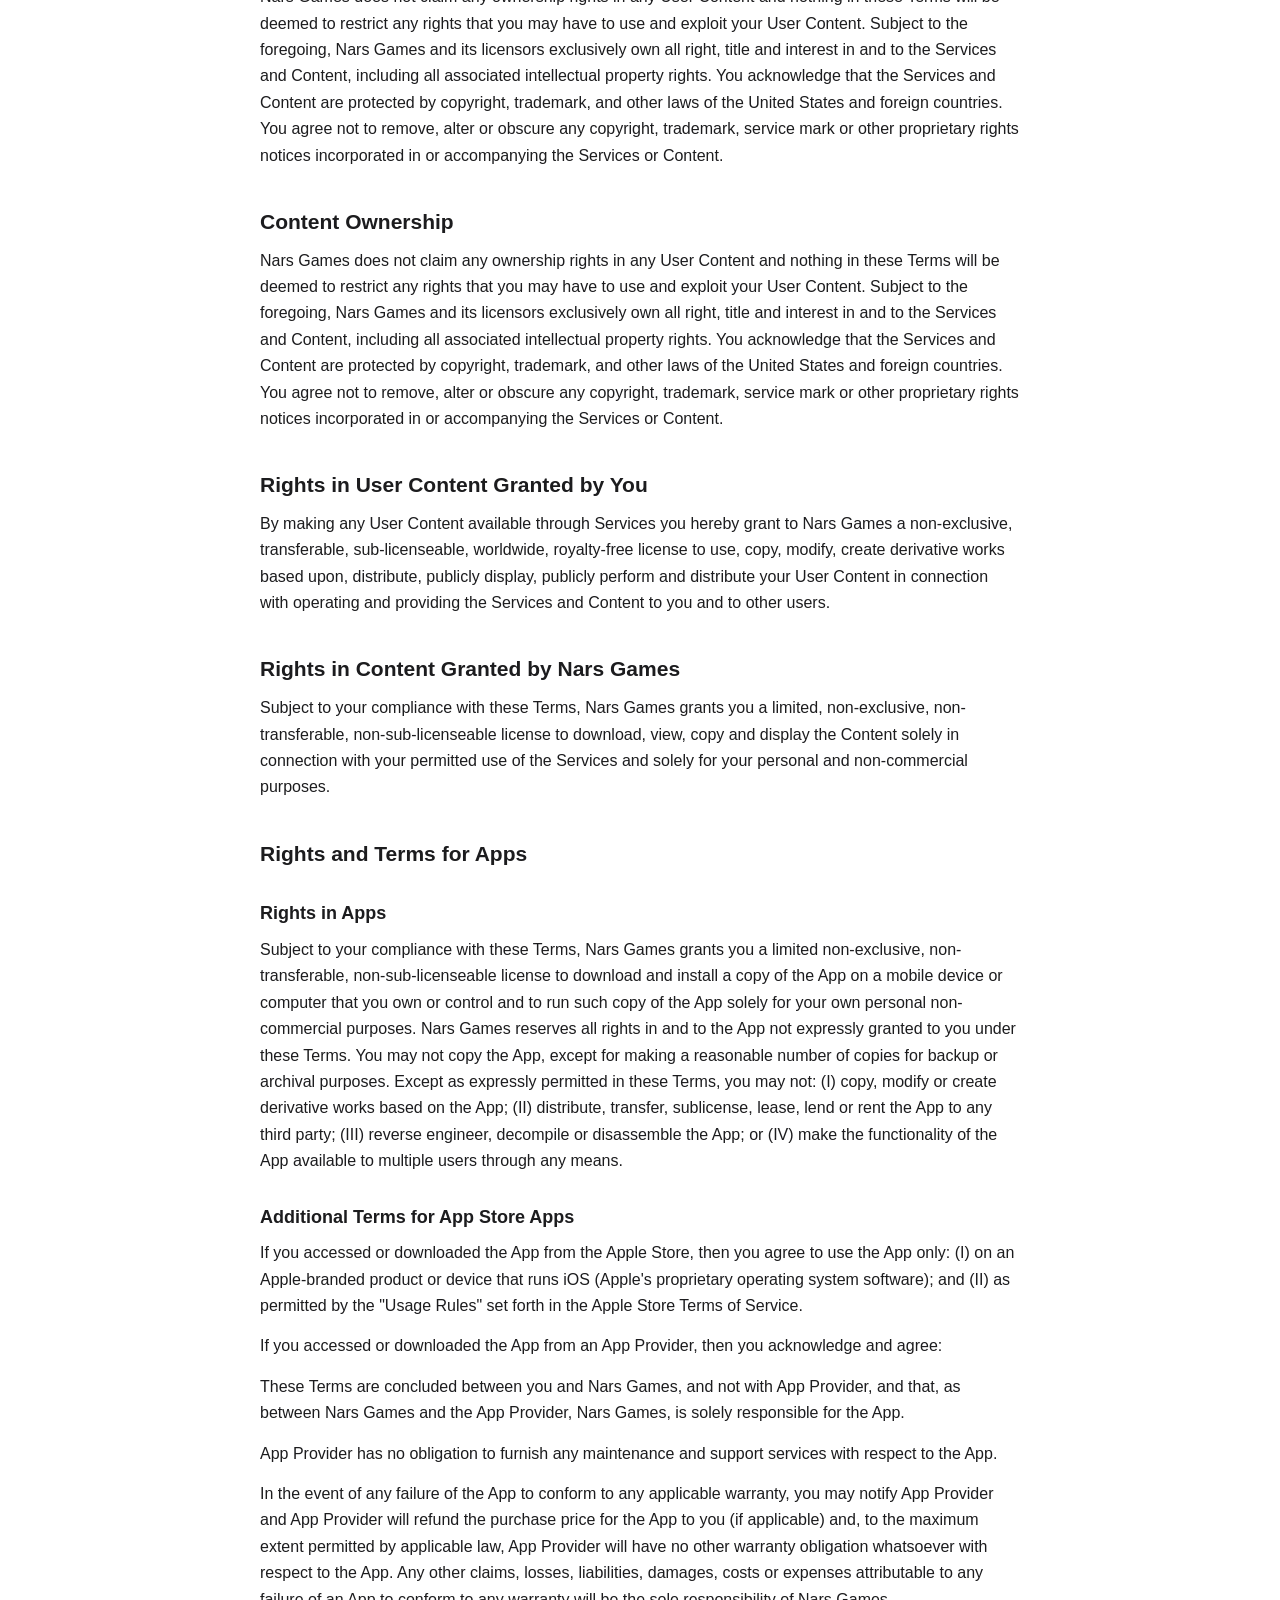
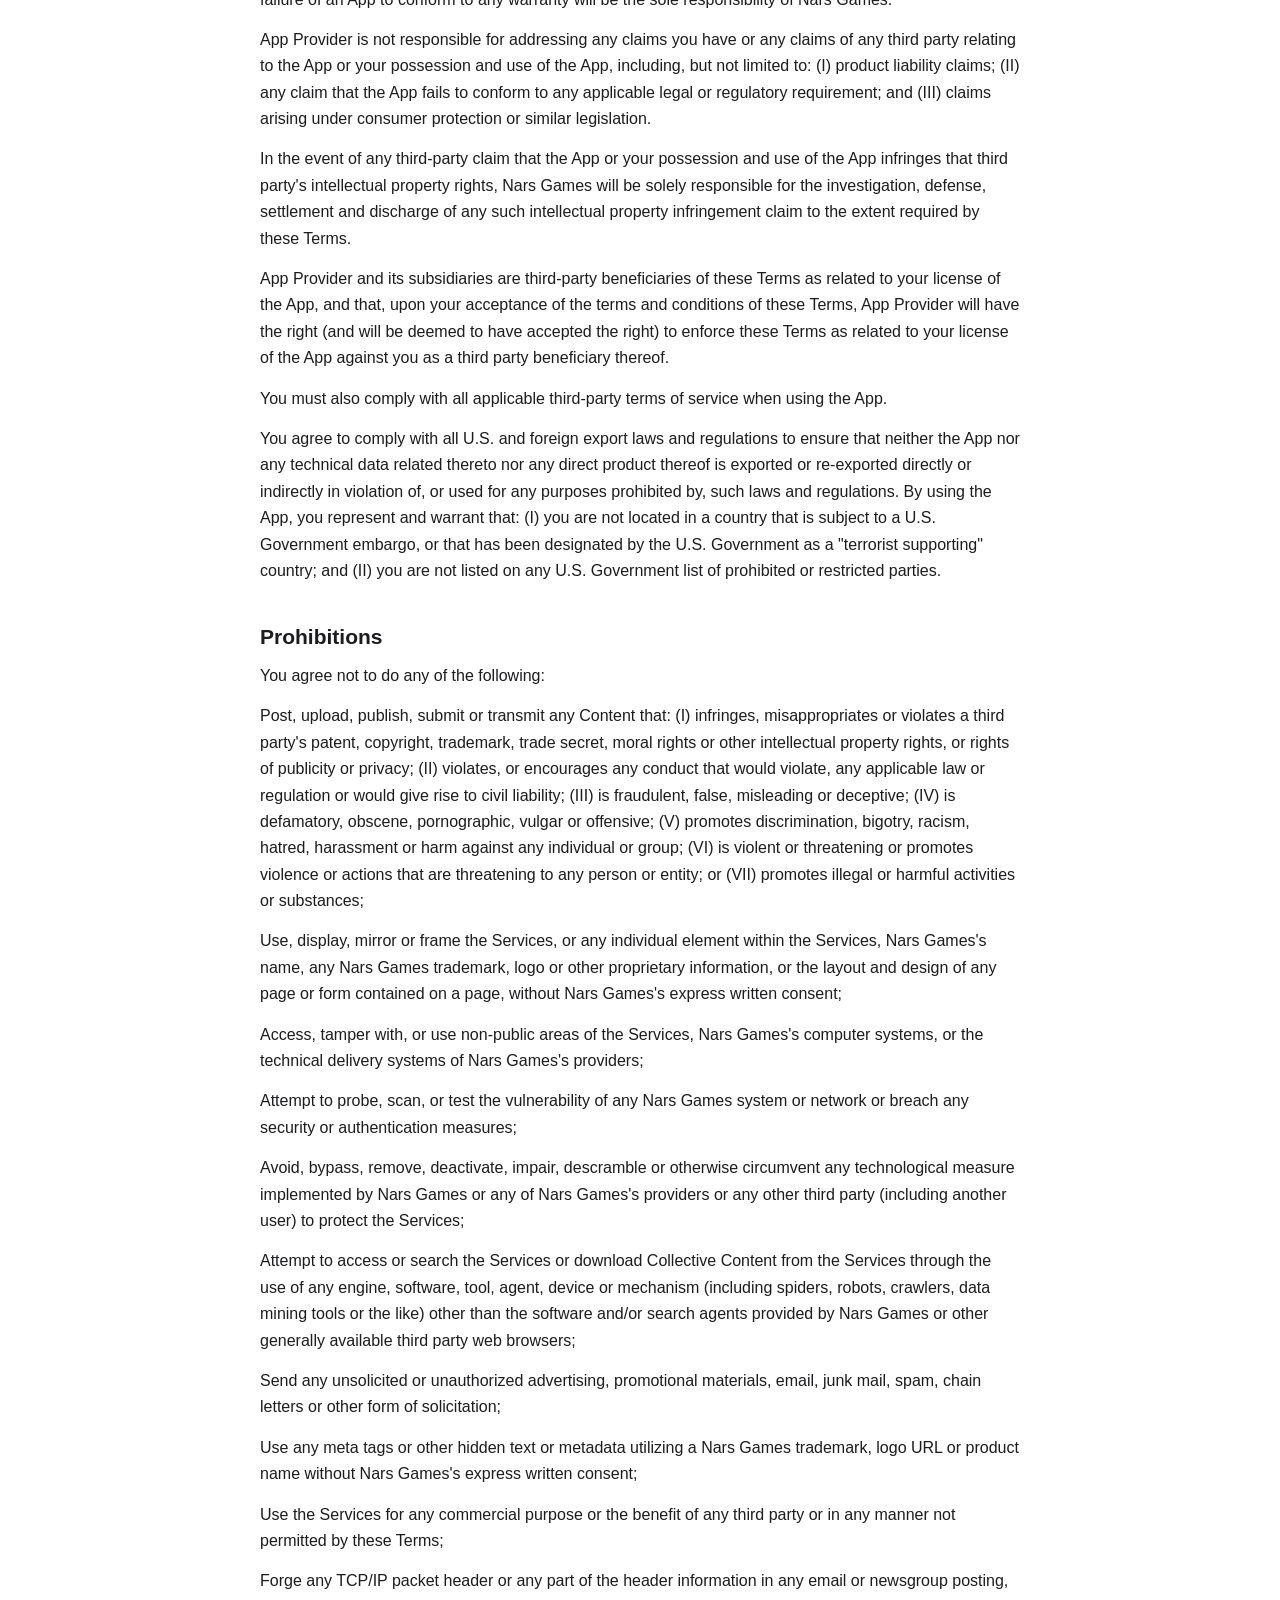
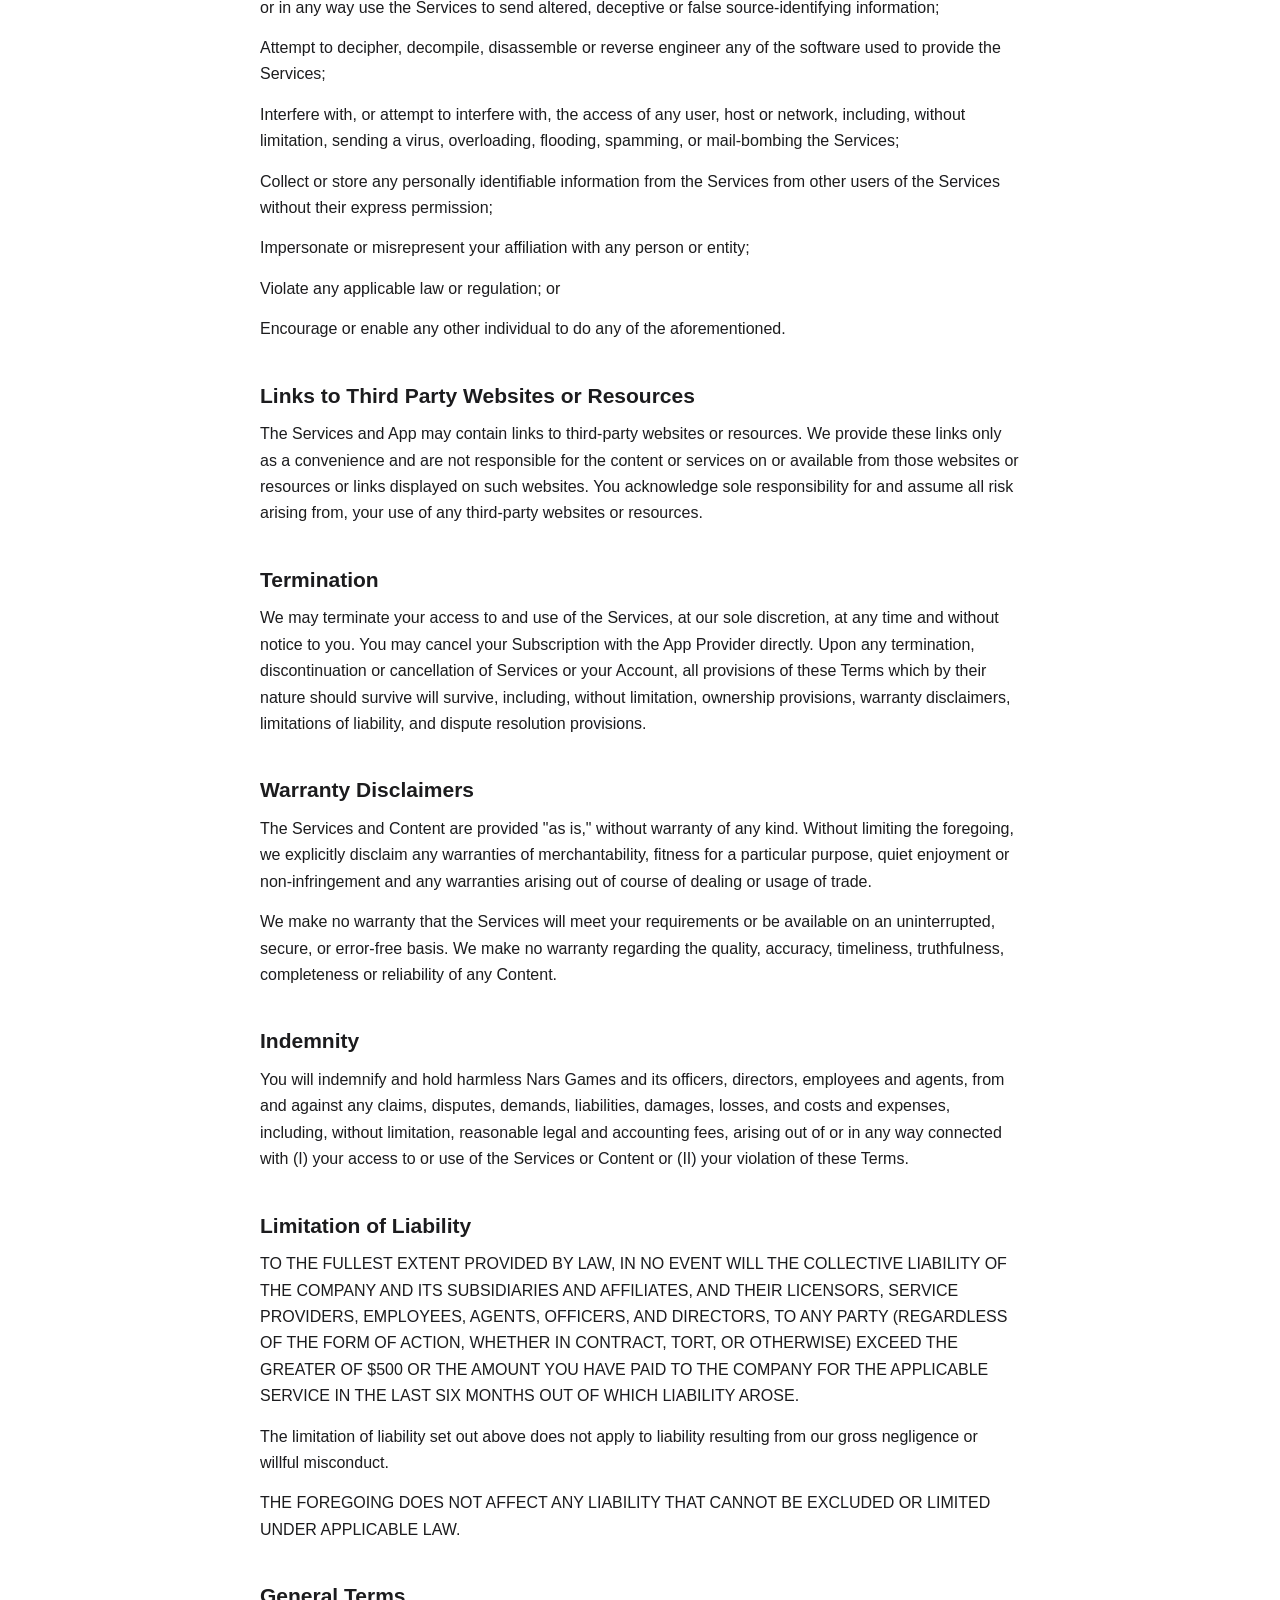
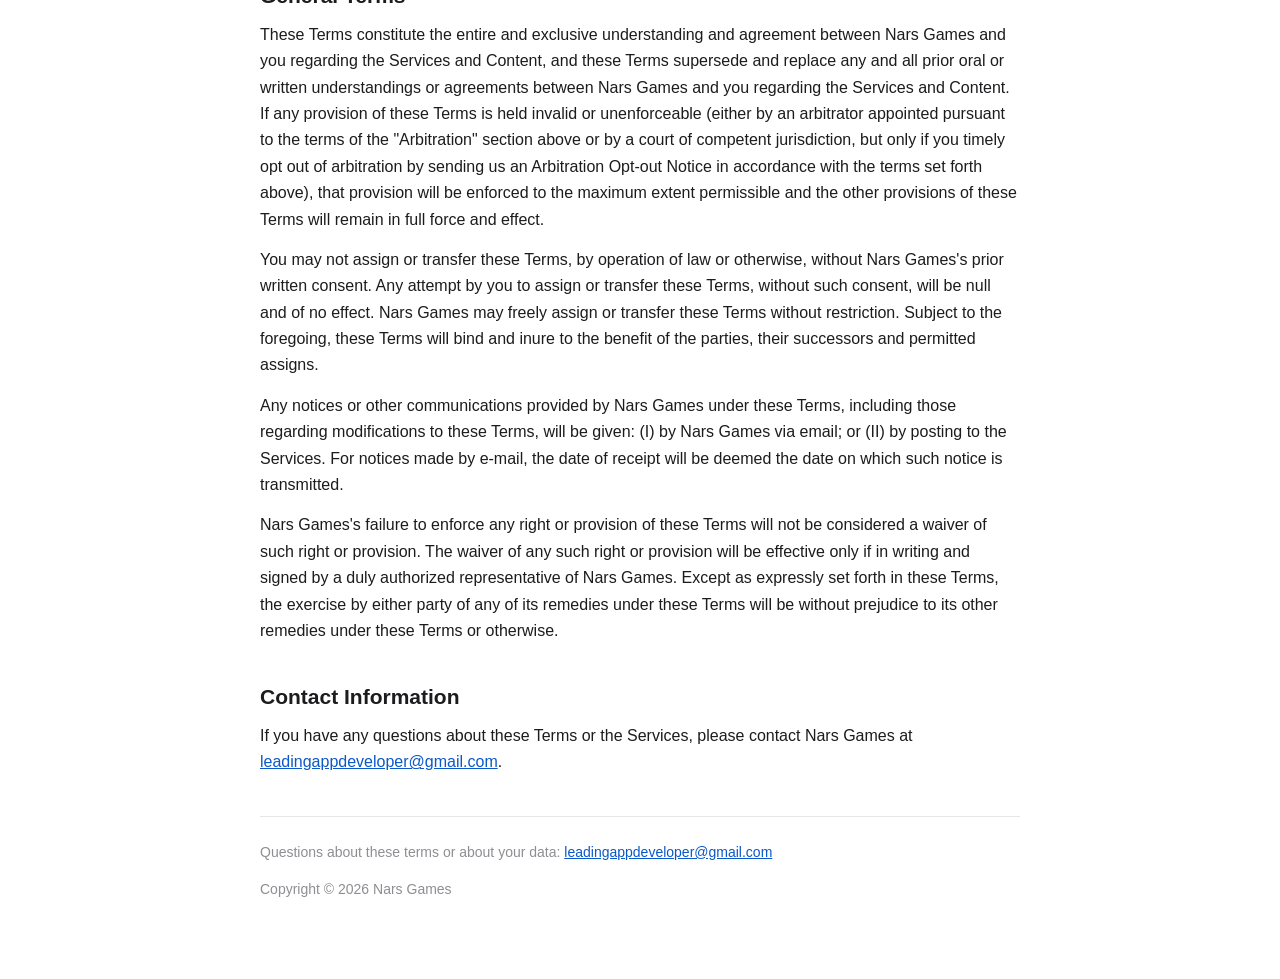
<file: manager/terms.html>
<!DOCTYPE html>
<html lang="en">
<head>
<meta charset="utf-8">
<meta name="viewport" content="width=device-width, initial-scale=1">
<title>Terms and Conditions — Zip Extractor</title>
<style>
  :root { color-scheme: light dark; }
  body {
    margin: 0 auto; padding: 32px 20px 64px; max-width: 760px;
    font: 16px/1.65 -apple-system, BlinkMacSystemFont, "Segoe UI", Roboto, sans-serif;
    color: #1c1c1e; background: #fff;
  }
  @media (prefers-color-scheme: dark) {
    body { color: #f2f2f7; background: #1c1c1e; }
    a { color: #7aa7ff; }
    hr { border-color: #3a3a3c; }
  }
  h1 { font-size: 28px; margin: 0 0 4px; }
  h2 { font-size: 21px; margin: 36px 0 8px; }
  h3, h4, h5, h6 { font-size: 18px; margin: 28px 0 8px; }
  p { margin: 0 0 14px; }
  ul { padding-left: 22px; }
  li { margin: 6px 0; }
  a { color: #0a58ca; }
  .updated { color: #8e8e93; font-size: 14px; margin: 0 0 28px; }
  .back { display: inline-block; margin-bottom: 24px; font-size: 15px; }
  hr { border: 0; border-top: 1px solid #e5e5ea; margin: 40px 0 24px; }
  footer { color: #8e8e93; font-size: 14px; }
</style>
</head>
<body>

<a class="back" href="../index.html">← All apps</a>

<h1>Terms and Conditions</h1>
<p class="updated">For Zip Extractor — archive opener &amp; file manager. Last updated 31 August 2026.</p>

<p>
These Terms and Conditions apply to Zip Extractor, published in the Apple App
Store by Nars Games and accessible from mobile devices (the
"<strong>Services</strong>").
</p>

<p>
To make these Terms easier to read, the App and its services
are collectively called the "Services." Please read these
Terms of Service (the "Terms") carefully because they govern
your use of our Services.
</p>

<h2>Agreement to Terms</h2>
<p>
By using our Services, you agree to be bound by these Terms.
If you don't agree to be bound by these Terms, do not use
the Services.
</p>

<h2>Privacy Policy</h2>
<p>
Please refer to our Privacy Policy for information on how we
collect, store, use and disclose our users' personal
information. Your use of the Services is subject to our
Privacy Policy.
</p>

<h2>Changes to Terms or Services</h2>
<p>
From time to time we may modify the Terms at our sole
discretion. If we do so, we will inform you within the App.
You acknowledge that if you continue to use the Services
after such modification, you agree to be bound by the
modified Terms. If you don't agree to be bound by the Terms
at any moment, please do not use the Services. Also, you
acknowledge that we may change or discontinue all or any
part of the Services, at any time and without notice, at our
sole discretion.
</p>

<h2>Arbitration Notice</h2>
<p>
Unless you opt out of arbitration within 30 days of the date
you first agree to these terms by following the opt-out
procedure specified in the "Arbitration" section below, and
except for certain types of disputes described in the
"Arbitration" section below, you agree that disputes between
you and Nars Games will be resolved by binding, individual
arbitration and you are waiving your right to a trial by
jury or to participate as a plaintiff or class member in any
purported class action or representative proceeding.
</p>

<h2>Who May Use the Services</h2>
<h3>Eligibility</h3>
<p>
The Services are offered and available to users who are 13
years of age or older. By using the Services, you represent
and warrant that you are of legal age to form a binding
contract with the Company and meet all of the foregoing
eligibility requirements. If you do not meet all of these
requirements, you must not access or use the Services.
</p>

<h2>Using the Services</h2>
<p>
Services constitute limited access to using certain proprietary software. Using the Services, you can open and extract ZIP, RAR, 7Z, TAR and GZ archives, including archives protected by a password, create archives of your own, import files and media, preview documents and play media, and move, copy, rename and organise the files stored in the app. In addition, you can also use the paid functionality of the Services to utilize the premium functionalities of the Services.
</p>

<p>
You understand and agree that you are solely responsible for
your use of the Services.
</p>

<h2>Purchases</h2>
<h3>Fees</h3>
<p>
Services offer certain enhanced features, which you can
purchase as a weekly, a monthly, yearly or lifetime
subscription ("Subscription"). A description of features
associated with Subscriptions is available via the Services. A Subscription
may be offered with an introductory offer — a reduced price for the first
period, or a free trial. An introductory offer can be used once; the
Subscription then renews at the standard price shown in the Services.
When you purchase a Subscription (each, a "Transaction"),
the App will charge your third party payment processing
account, including, but not limited to, your account with
the app store or distribution platform (the Apple App Store)
where the App is made available (each, an "App Provider"),
for verification, pre-authorization and payment purposes.
You may also bear additional charges that your App Provider,
bank or other financial service provider may levy on you as
well as any taxes or fees that may apply to your order. Your
order is not binding on the App until accepted and confirmed
by the App. All payments made are non-refundable and
non-transferable except as expressly provided in these
Terms.
</p>


<p>
If you have any concerns or objections regarding charges,
you agree to raise them with us first and you agree not to
cancel or reject any credit card or third party payment
processing charges unless you have made a reasonable attempt
at resolving the matter directly with Nars Games.
</p>

<h3>
Subscriptions Automatically Renew Until You Cancel &amp; How
to Cancel Your Subscription
</h3>
<p>
All amounts are payable and charged: (I) for one-off
purchase (e.g. lifetime Subscription), at the time you place
your order; and (II) For weekly, monthly or yearly
subscriptions, at the beginning of the subscription and,
because each such subscription renews automatically for an
additional period equal in length to the expiring
subscription term until you cancel it, at the time of each
renewal until you cancel, using the Payment Information you
have provided. If you purchase your Subscription via an App
Provider, you can cancel the renewal of your subscription at
any time with the App Provider. You must cancel your weekly,
monthly or yearly Subscription before it renews to avoid the
billing of the fees for the next Subscription period. You
will not receive a refund for the fees you already paid for
your current subscription period and you will continue to
receive the Services ordered until the end of your current
Subscription period.
</p>

<h3>Changes to Price Terms for Subscriptions</h3>
<p>
You agree that we may change our pricing terms for
Subscriptions at any time. In this case we will notify you
before such changes become effective. Changes to the pricing
terms will only apply for Subscription renewals after such
changed pricing terms have been communicated to you. If you
do not agree with the changes to Nars Games's pricing terms
then you may choose not to renew your Subscription in
accordance with the section "Subscriptions Automatically
Renew Until You Cancel &amp; How to Cancel Your
Subscription."
</p>

<h2>Future Functionality</h2>
<p>
You agree that your purchases are not contingent on the
delivery of any future functionality or features, or
dependent on any oral or written public comments made by
Nars Games regarding future functionality or features.
</p>

<h2>Feedback</h2>
<p>
We welcome feedback, comments and suggestions for
improvements to the Services ("Feedback"). You can submit
Feedback by emailing us at
<a href="mailto:leadingappdeveloper@gmail.com">leadingappdeveloper@gmail.com</a>.
You grant to us a non-exclusive, worldwide, perpetual,
irrevocable, fully-paid, royalty-free, sub-licenseable and
transferable license under any and all intellectual property
rights that you own or control to use, copy, modify, create
derivative works based upon and otherwise exploit the
Feedback for any purpose.
</p>

<h2>Content and Content Rights</h2>
<p>
For purposes of these Terms, (I) "Content" means text,
graphics, images, music, software, audio, video, works of
authorship of any kind, and information or other materials
that are posted, generated, provided or otherwise made
available through the Services; and (II) "User Content"
means any Content that users (including you) provide to be
made available through the Services. Content includes
without limitation User Content.
</p>

<h2>Content Ownership</h2>
<p>
Nars Games does not claim any ownership rights in any User
Content and nothing in these Terms will be deemed to
restrict any rights that you may have to use and exploit
your User Content. Subject to the foregoing, Nars Games and
its licensors exclusively own all right, title and interest
in and to the Services and Content, including all associated
intellectual property rights. You acknowledge that the
Services and Content are protected by copyright, trademark,
and other laws of the United States and foreign countries.
You agree not to remove, alter or obscure any copyright,
trademark, service mark or other proprietary rights notices
incorporated in or accompanying the Services or Content.
</p>

<h2>Content Ownership</h2>
<p>
Nars Games does not claim any ownership rights in any User
Content and nothing in these Terms will be deemed to
restrict any rights that you may have to use and exploit
your User Content. Subject to the foregoing, Nars Games and
its licensors exclusively own all right, title and interest
in and to the Services and Content, including all associated
intellectual property rights. You acknowledge that the
Services and Content are protected by copyright, trademark,
and other laws of the United States and foreign countries.
You agree not to remove, alter or obscure any copyright,
trademark, service mark or other proprietary rights notices
incorporated in or accompanying the Services or Content.
</p>

<h2>Rights in User Content Granted by You</h2>
<p>
By making any User Content available through Services you
hereby grant to Nars Games a non-exclusive, transferable,
sub-licenseable, worldwide, royalty-free license to use,
copy, modify, create derivative works based upon,
distribute, publicly display, publicly perform and
distribute your User Content in connection with operating
and providing the Services and Content to you and to other
users.
</p>

<h2>Rights in Content Granted by Nars Games</h2>
<p>
Subject to your compliance with these Terms, Nars Games
grants you a limited, non-exclusive, non-transferable,
non-sub-licenseable license to download, view, copy and
display the Content solely in connection with your permitted
use of the Services and solely for your personal and
non-commercial purposes.
</p>

<h2>Rights and Terms for Apps</h2>
<h3>Rights in Apps</h3>
<p>
Subject to your compliance with these Terms, Nars Games
grants you a limited non-exclusive, non-transferable,
non-sub-licenseable license to download and install a copy
of the App on a mobile device or computer that you own or
control and to run such copy of the App solely for your own
personal non-commercial purposes. Nars Games reserves all
rights in and to the App not expressly granted to you under
these Terms. You may not copy the App, except for making a
reasonable number of copies for backup or archival purposes.
Except as expressly permitted in these Terms, you may not:
(I) copy, modify or create derivative works based on the
App; (II) distribute, transfer, sublicense, lease, lend or
rent the App to any third party; (III) reverse engineer,
decompile or disassemble the App; or (IV) make the
functionality of the App available to multiple users through
any means.
</p>

<h3>Additional Terms for App Store Apps</h3>
<p>
If you accessed or downloaded the App from the Apple Store,
then you agree to use the App only: (I) on an Apple-branded
product or device that runs iOS (Apple's proprietary
operating system software); and (II) as permitted by the
"Usage Rules" set forth in the Apple Store Terms of Service.
</p>
<p>
If you accessed or downloaded the App from an App Provider,
then you acknowledge and agree:
</p>

<p>
These Terms are concluded between you and Nars Games,
and not with App Provider, and that, as between Nars
Games and the App Provider, Nars Games, is solely
responsible for the App.
</p>

<p>
App Provider has no obligation to furnish any
maintenance and support services with respect to the
App.
</p>

<p>
In the event of any failure of the App to conform to any
applicable warranty, you may notify App Provider and App
Provider will refund the purchase price for the App to
you (if applicable) and, to the maximum extent permitted
by applicable law, App Provider will have no other
warranty obligation whatsoever with respect to the App.
Any other claims, losses, liabilities, damages, costs or
expenses attributable to any failure of an App to
conform to any warranty will be the sole responsibility
of Nars Games.
</p>

<p>
App Provider is not responsible for addressing any
claims you have or any claims of any third party
relating to the App or your possession and use of the
App, including, but not limited to: (I) product
liability claims; (II) any claim that the App fails to
conform to any applicable legal or regulatory
requirement; and (III) claims arising under consumer
protection or similar legislation.
</p>

<p>
In the event of any third-party claim that the App or
your possession and use of the App infringes that third
party's intellectual property rights, Nars Games will be
solely responsible for the investigation, defense,
settlement and discharge of any such intellectual
property infringement claim to the extent required by
these Terms.
</p>

<p>
App Provider and its subsidiaries are third-party
beneficiaries of these Terms as related to your license
of the App, and that, upon your acceptance of the terms
and conditions of these Terms, App Provider will have
the right (and will be deemed to have accepted the
right) to enforce these Terms as related to your license
of the App against you as a third party beneficiary
thereof.
</p>

<p>
You must also comply with all applicable third-party
terms of service when using the App.
</p>

<p>
You agree to comply with all U.S. and foreign export
laws and regulations to ensure that neither the App nor
any technical data related thereto nor any direct
product thereof is exported or re-exported directly or
indirectly in violation of, or used for any purposes
prohibited by, such laws and regulations. By using the
App, you represent and warrant that: (I) you are not
located in a country that is subject to a U.S.
Government embargo, or that has been designated by the
U.S. Government as a "terrorist supporting" country; and
(II) you are not listed on any U.S. Government list of
prohibited or restricted parties.
</p>

<h2>Prohibitions</h2>
<p>You agree not to do any of the following:</p>

<p>
Post, upload, publish, submit or transmit any Content
that: (I) infringes, misappropriates or violates a third
party's patent, copyright, trademark, trade secret,
moral rights or other intellectual property rights, or
rights of publicity or privacy; (II) violates, or
encourages any conduct that would violate, any
applicable law or regulation or would give rise to civil
liability; (III) is fraudulent, false, misleading or
deceptive; (IV) is defamatory, obscene, pornographic,
vulgar or offensive; (V) promotes discrimination,
bigotry, racism, hatred, harassment or harm against any
individual or group; (VI) is violent or threatening or
promotes violence or actions that are threatening to any
person or entity; or (VII) promotes illegal or harmful
activities or substances;
</p>

<p>
Use, display, mirror or frame the Services, or any
individual element within the Services, Nars Games's
name, any Nars Games trademark, logo or other
proprietary information, or the layout and design of any
page or form contained on a page, without Nars Games's
express written consent;
</p>

<p>
Access, tamper with, or use non-public areas of the
Services, Nars Games's computer systems, or the
technical delivery systems of Nars Games's providers;
</p>

<p>
Attempt to probe, scan, or test the vulnerability of any
Nars Games system or network or breach any security or
authentication measures;
</p>

<p>
Avoid, bypass, remove, deactivate, impair, descramble or
otherwise circumvent any technological measure
implemented by Nars Games or any of Nars Games's
providers or any other third party (including another
user) to protect the Services;
</p>

<p>
Attempt to access or search the Services or download
Collective Content from the Services through the use of
any engine, software, tool, agent, device or mechanism
(including spiders, robots, crawlers, data mining tools
or the like) other than the software and/or search
agents provided by Nars Games or other generally
available third party web browsers;
</p>

<p>
Send any unsolicited or unauthorized advertising,
promotional materials, email, junk mail, spam, chain
letters or other form of solicitation;
</p>

<p>
Use any meta tags or other hidden text or metadata
utilizing a Nars Games trademark, logo URL or product
name without Nars Games's express written consent;
</p>

<p>
Use the Services for any commercial purpose or the
benefit of any third party or in any manner not
permitted by these Terms;
</p>

<p>
Forge any TCP/IP packet header or any part of the header
information in any email or newsgroup posting, or in any
way use the Services to send altered, deceptive or false
source-identifying information;
</p>

<p>
Attempt to decipher, decompile, disassemble or reverse
engineer any of the software used to provide the
Services;
</p>

<p>
Interfere with, or attempt to interfere with, the access
of any user, host or network, including, without
limitation, sending a virus, overloading, flooding,
spamming, or mail-bombing the Services;
</p>

<p>
Collect or store any personally identifiable information
from the Services from other users of the Services
without their express permission;
</p>

<p>
Impersonate or misrepresent your affiliation with any
person or entity;
</p>

<p>Violate any applicable law or regulation; or</p>

<p>
Encourage or enable any other individual to do any of
the aforementioned.
</p>

<h2>Links to Third Party Websites or Resources</h2>
<p>
The Services and App may contain links to third-party
websites or resources. We provide these links only as a
convenience and are not responsible for the content or
services on or available from those websites or resources or
links displayed on such websites. You acknowledge sole
responsibility for and assume all risk arising from, your
use of any third-party websites or resources.
</p>

<h2>Termination</h2>
<p>
We may terminate your access to and use of the Services, at
our sole discretion, at any time and without notice to you.
You may cancel your Subscription with the App Provider
directly. Upon any termination, discontinuation or
cancellation of Services or your Account, all provisions of
these Terms which by their nature should survive will
survive, including, without limitation, ownership
provisions, warranty disclaimers, limitations of liability,
and dispute resolution provisions.
</p>

<h2>Warranty Disclaimers</h2>
<p>
The Services and Content are provided "as is," without
warranty of any kind. Without limiting the foregoing, we
explicitly disclaim any warranties of merchantability,
fitness for a particular purpose, quiet enjoyment or
non-infringement and any warranties arising out of course of
dealing or usage of trade.
</p>

<p>
We make no warranty that the Services will meet your
requirements or be available on an uninterrupted, secure, or
error-free basis. We make no warranty regarding the quality,
accuracy, timeliness, truthfulness, completeness or
reliability of any Content.
</p>

<h2>Indemnity</h2>
<p>
You will indemnify and hold harmless Nars Games and its
officers, directors, employees and agents, from and against
any claims, disputes, demands, liabilities, damages, losses,
and costs and expenses, including, without limitation,
reasonable legal and accounting fees, arising out of or in
any way connected with (I) your access to or use of the
Services or Content or (II) your violation of these Terms.
</p>

<h2>Limitation of Liability</h2>
<p>
TO THE FULLEST EXTENT PROVIDED BY LAW, IN NO EVENT WILL THE
COLLECTIVE LIABILITY OF THE COMPANY AND ITS SUBSIDIARIES AND
AFFILIATES, AND THEIR LICENSORS, SERVICE PROVIDERS,
EMPLOYEES, AGENTS, OFFICERS, AND DIRECTORS, TO ANY PARTY
(REGARDLESS OF THE FORM OF ACTION, WHETHER IN CONTRACT,
TORT, OR OTHERWISE) EXCEED THE GREATER OF $500 OR THE AMOUNT
YOU HAVE PAID TO THE COMPANY FOR THE APPLICABLE SERVICE IN
THE LAST SIX MONTHS OUT OF WHICH LIABILITY AROSE.
</p>

<p>
The limitation of liability set out above does not apply to
liability resulting from our gross negligence or willful
misconduct.
</p>

<p>
THE FOREGOING DOES NOT AFFECT ANY LIABILITY THAT CANNOT BE
EXCLUDED OR LIMITED UNDER APPLICABLE LAW.
</p>

<h2>General Terms</h2>
<p>
These Terms constitute the entire and exclusive
understanding and agreement between Nars Games and you
regarding the Services and Content, and these Terms
supersede and replace any and all prior oral or written
understandings or agreements between Nars Games and you
regarding the Services and Content. If any provision of
these Terms is held invalid or unenforceable (either by an
arbitrator appointed pursuant to the terms of the
"Arbitration" section above or by a court of competent
jurisdiction, but only if you timely opt out of arbitration
by sending us an Arbitration Opt-out Notice in accordance
with the terms set forth above), that provision will be
enforced to the maximum extent permissible and the other
provisions of these Terms will remain in full force and
effect.
</p>

<p>
You may not assign or transfer these Terms, by operation of
law or otherwise, without Nars Games's prior written
consent. Any attempt by you to assign or transfer these
Terms, without such consent, will be null and of no effect.
Nars Games may freely assign or transfer these Terms without
restriction. Subject to the foregoing, these Terms will bind
and inure to the benefit of the parties, their successors
and permitted assigns.
</p>

<p>
Any notices or other communications provided by Nars Games
under these Terms, including those regarding modifications
to these Terms, will be given: (I) by Nars Games via email;
or (II) by posting to the Services. For notices made by
e-mail, the date of receipt will be deemed the date on which
such notice is transmitted.
</p>

<p>
Nars Games's failure to enforce any right or provision of
these Terms will not be considered a waiver of such right or
provision. The waiver of any such right or provision will be
effective only if in writing and signed by a duly authorized
representative of Nars Games. Except as expressly set forth
in these Terms, the exercise by either party of any of its
remedies under these Terms will be without prejudice to its
other remedies under these Terms or otherwise.
</p>

<h2>Contact Information</h2>
<p>
If you have any questions about these Terms or the Services,
please contact Nars Games at
<a href="mailto:leadingappdeveloper@gmail.com">leadingappdeveloper@gmail.com</a>.
</p>

<!-- ***** Features Big Item End ***** -->
<!-- // end .section -->
<!-- ***** Footer Start ***** -->

<hr>
<footer>
  <p>Questions about these terms or about your data:
     <a href="mailto:leadingappdeveloper@gmail.com">leadingappdeveloper@gmail.com</a></p>
  <p>Copyright © 2026 Nars Games</p>
</footer>

</body>
</html>
</file>
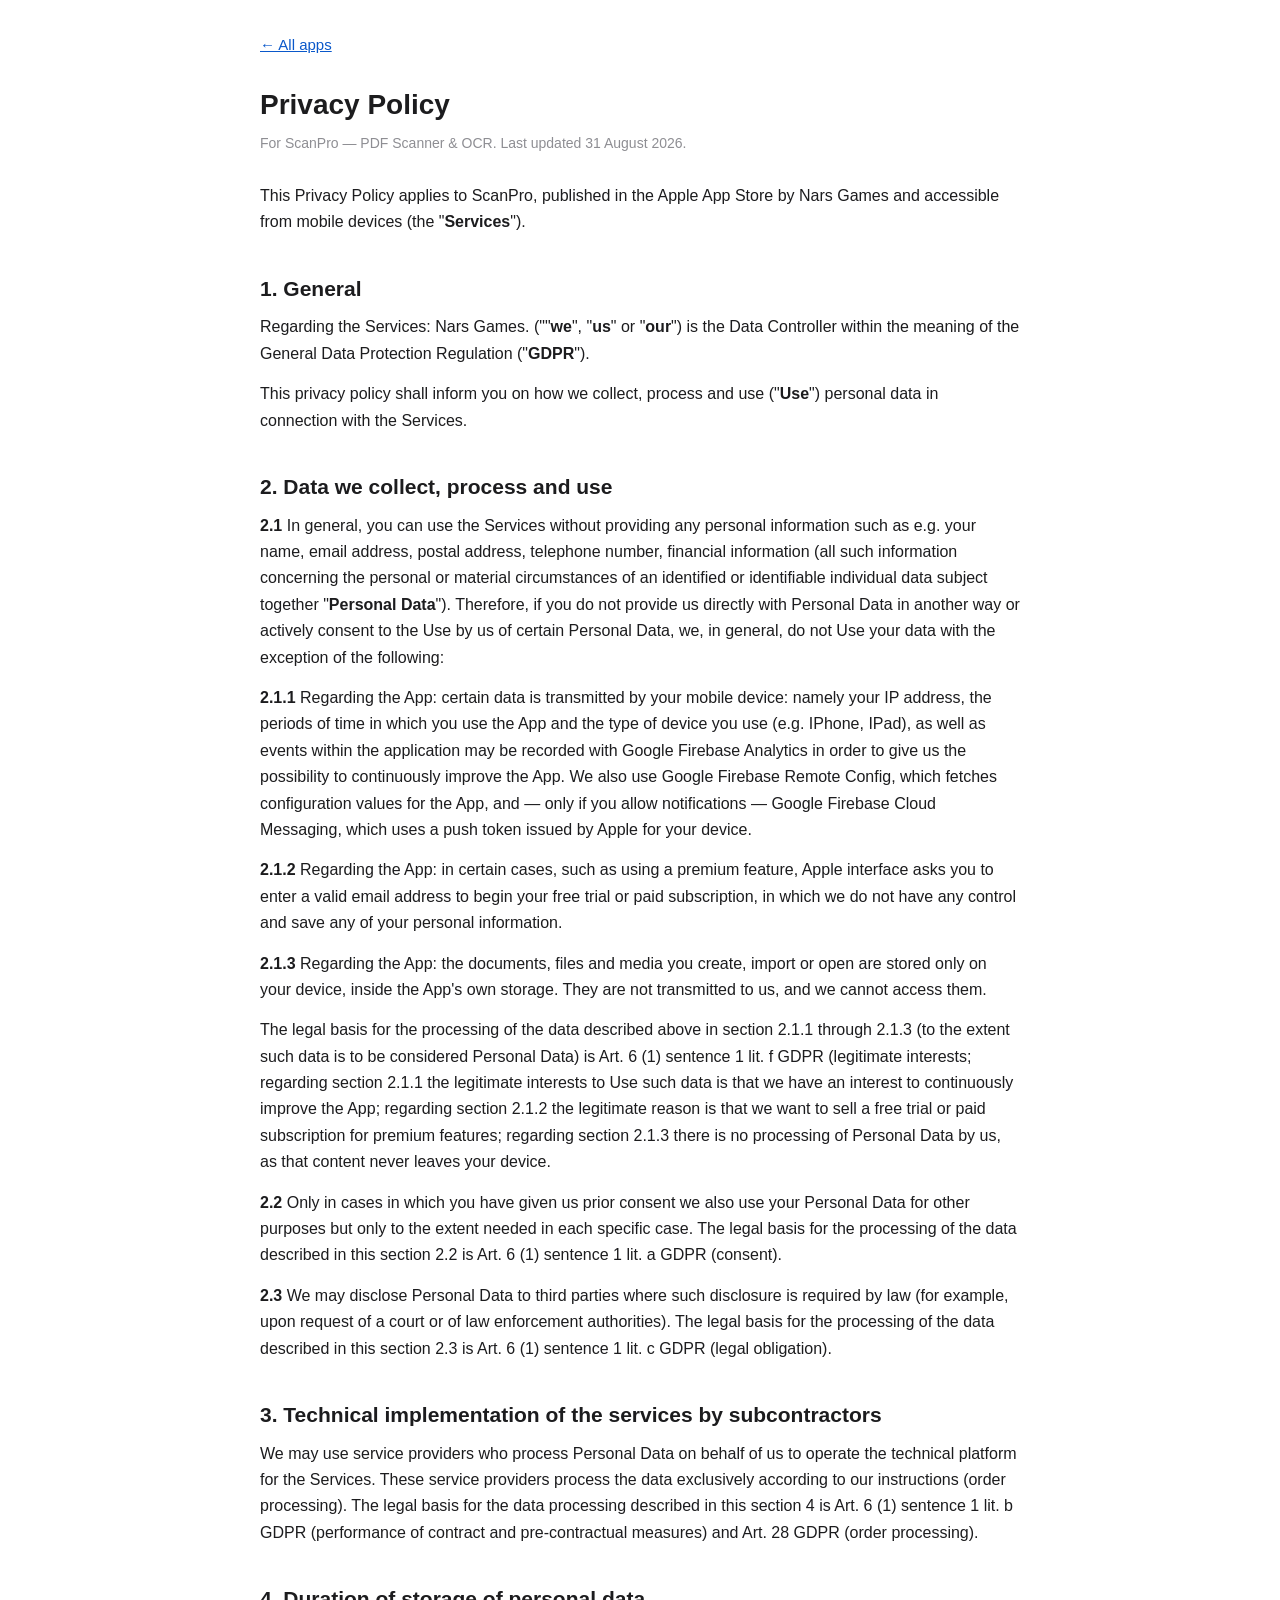
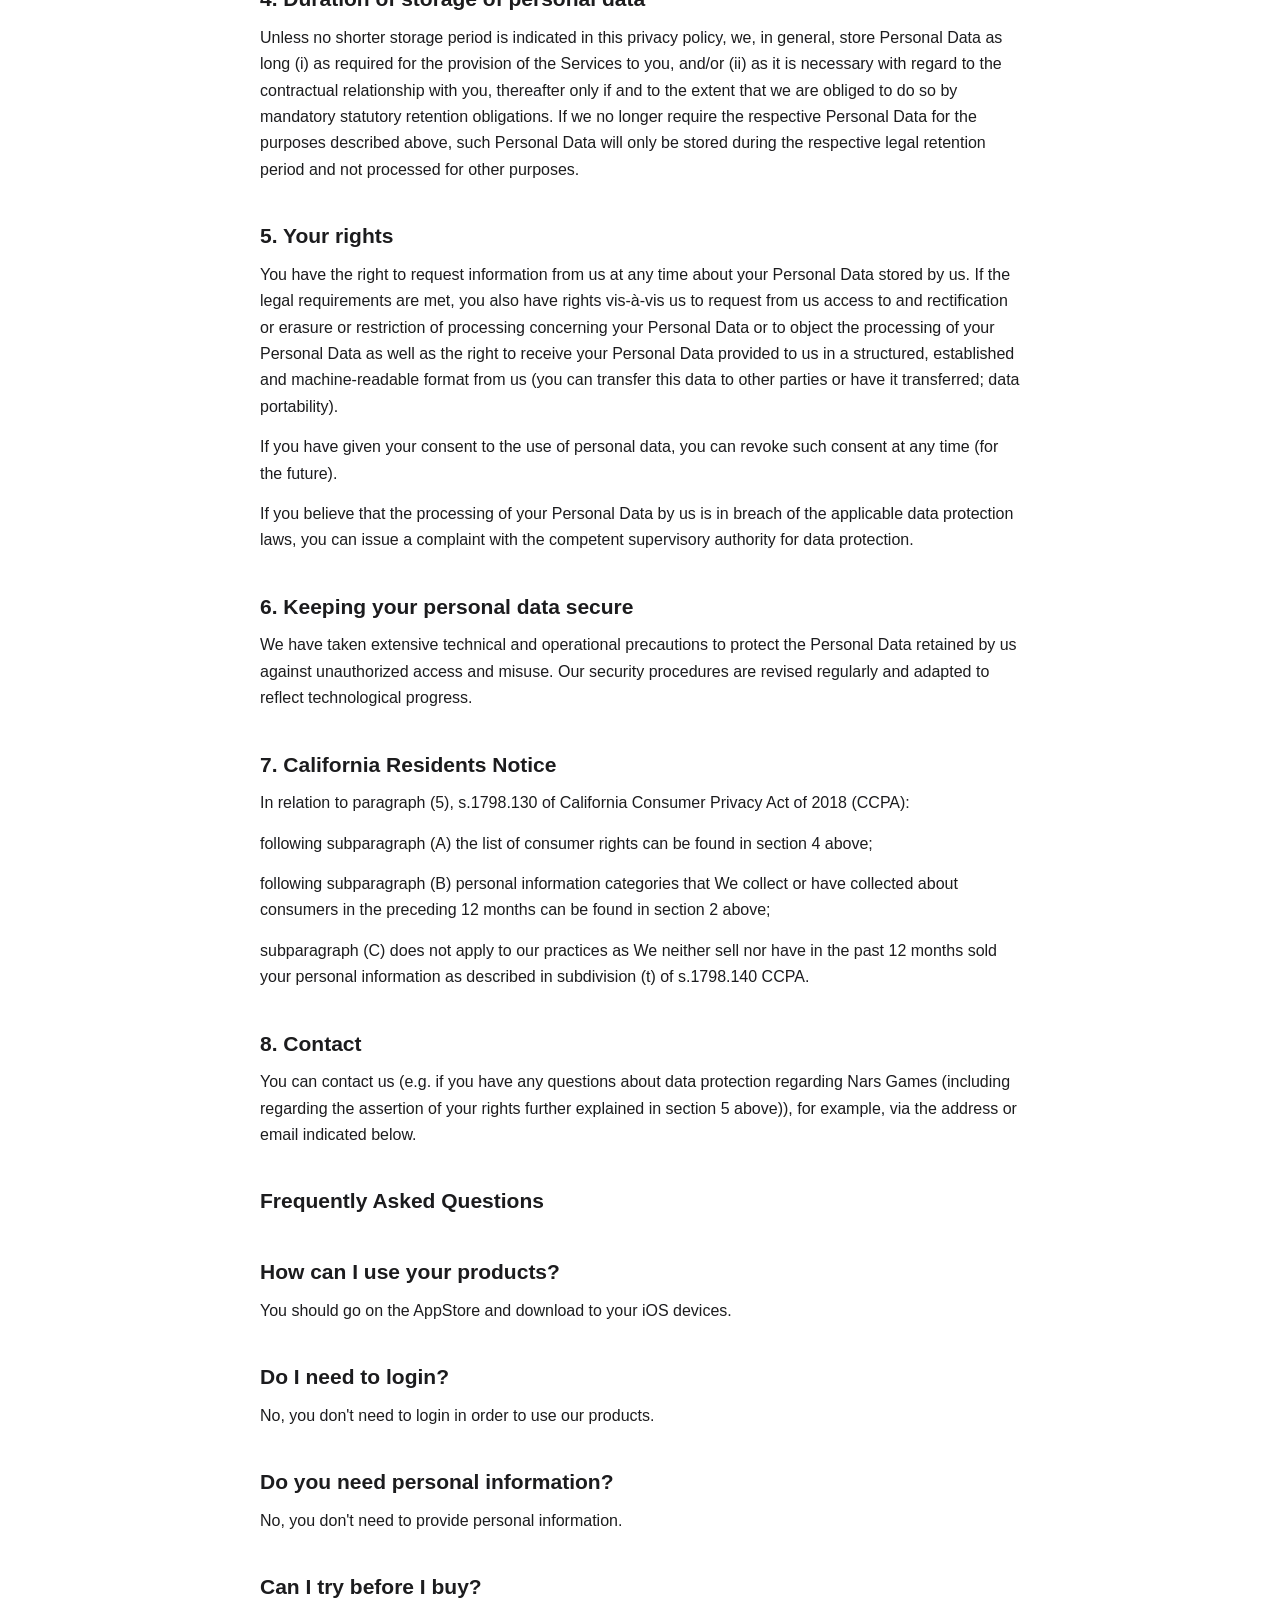
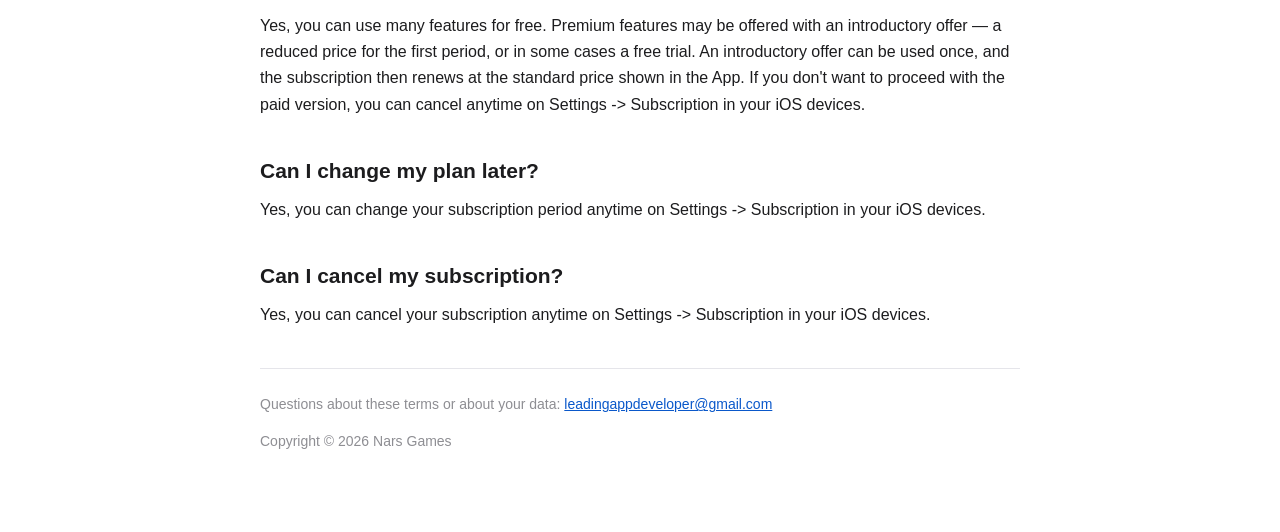
<file: scanner/privacy.html>
<!DOCTYPE html>
<html lang="en">
<head>
<meta charset="utf-8">
<meta name="viewport" content="width=device-width, initial-scale=1">
<title>Privacy Policy — ScanPro</title>
<style>
  :root { color-scheme: light dark; }
  body {
    margin: 0 auto; padding: 32px 20px 64px; max-width: 760px;
    font: 16px/1.65 -apple-system, BlinkMacSystemFont, "Segoe UI", Roboto, sans-serif;
    color: #1c1c1e; background: #fff;
  }
  @media (prefers-color-scheme: dark) {
    body { color: #f2f2f7; background: #1c1c1e; }
    a { color: #7aa7ff; }
    hr { border-color: #3a3a3c; }
  }
  h1 { font-size: 28px; margin: 0 0 4px; }
  h2 { font-size: 21px; margin: 36px 0 8px; }
  h3, h4, h5, h6 { font-size: 18px; margin: 28px 0 8px; }
  p { margin: 0 0 14px; }
  ul { padding-left: 22px; }
  li { margin: 6px 0; }
  a { color: #0a58ca; }
  .updated { color: #8e8e93; font-size: 14px; margin: 0 0 28px; }
  .back { display: inline-block; margin-bottom: 24px; font-size: 15px; }
  hr { border: 0; border-top: 1px solid #e5e5ea; margin: 40px 0 24px; }
  footer { color: #8e8e93; font-size: 14px; }
</style>
</head>
<body>

<a class="back" href="../index.html">← All apps</a>

<h1>Privacy Policy</h1>
<p class="updated">For ScanPro — PDF Scanner &amp; OCR. Last updated 31 August 2026.</p>

<p>
This Privacy Policy applies to ScanPro, published in the Apple App Store
by Nars Games and accessible from mobile devices (the
"<strong>Services</strong>").
</p>

<h2>1. General</h2>
<p>
Regarding the Services: Nars Games. (""<strong>we</strong>",
"<strong>us</strong>" or "<strong>our</strong>") is the Data
Controller within the meaning of the General Data Protection
Regulation ("<strong>GDPR</strong>").
</p>

<p>
This privacy policy shall inform you on how we collect,
process and use ("<strong>Use</strong>") personal data in
connection with the Services.
</p>

<h2>2. Data we collect, process and use</h2>
<p>
<strong>2.1</strong> In general, you can use the Services
without providing any personal information such as e.g. your
name, email address, postal address, telephone number,
financial information (all such information concerning the
personal or material circumstances of an identified or
identifiable individual data subject together "<strong>Personal Data</strong
>"). Therefore, if you do not provide us directly with
Personal Data in another way or actively consent to the Use by
us of certain Personal Data, we, in general, do not Use your
data with the exception of the following:
</p>

<p>
<strong>2.1.1</strong> Regarding the App: certain data is
transmitted by your mobile device: namely your IP address, the
periods of time in which you use the App and the type of
device you use (e.g. IPhone, IPad), as well as events within
the application may be recorded with Google Firebase Analytics
in order to give us the possibility to continuously improve
the App. We also use Google Firebase Remote Config, which fetches
configuration values for the App, and — only if you allow
notifications — Google Firebase Cloud Messaging, which uses a push
token issued by Apple for your device.
</p>

<p>
<strong>2.1.2</strong> Regarding the App: in certain cases,
such as using a premium feature, Apple interface asks you to
enter a valid email address to begin your free trial or paid
subscription, in which we do not have any control and save any
of your personal information.
</p>

<p>
<strong>2.1.3</strong> Regarding the App: the documents, files
and media you create, import or open are stored only on your device,
inside the App's own storage. They are not transmitted to us, and we
cannot access them.
</p>

<p>
The legal basis for the processing of the data described above
in section 2.1.1 through 2.1.3 (to the extent such data is to
be considered Personal Data) is Art. 6 (1) sentence 1 lit. f
GDPR (legitimate interests; regarding section 2.1.1 the
legitimate interests to Use such data is that we have an
interest to continuously improve the App; regarding section
2.1.2 the legitimate reason is that we want to sell a free
trial or paid subscription for premium features; regarding
section 2.1.3 there is no processing of Personal Data
by us, as that content never leaves your device.
</p>

<p>
<strong>2.2</strong> Only in cases in which you have given us
prior consent we also use your Personal Data for other
purposes but only to the extent needed in each specific case.
The legal basis for the processing of the data described in
this section 2.2 is Art. 6 (1) sentence 1 lit. a GDPR
(consent).
</p>

<p>
<strong>2.3</strong> We may disclose Personal Data to third
parties where such disclosure is required by law (for example,
upon request of a court or of law enforcement authorities).
The legal basis for the processing of the data described in
this section 2.3 is Art. 6 (1) sentence 1 lit. c GDPR (legal
obligation).
</p>

<h2>
3. Technical implementation of the services by subcontractors
</h2>
<p>
We may use service providers who process Personal Data on
behalf of us to operate the technical platform for the
Services. These service providers process the data exclusively
according to our instructions (order processing). The legal
basis for the data processing described in this section 4 is
Art. 6 (1) sentence 1 lit. b GDPR (performance of contract and
pre-contractual measures) and Art. 28 GDPR (order processing).
</p>

<h2>4. Duration of storage of personal data</h2>
<p>
Unless no shorter storage period is indicated in this privacy
policy, we, in general, store Personal Data as long (i) as
required for the provision of the Services to you, and/or (ii)
as it is necessary with regard to the contractual relationship
with you, thereafter only if and to the extent that we are
obliged to do so by mandatory statutory retention obligations.
If we no longer require the respective Personal Data for the
purposes described above, such Personal Data will only be
stored during the respective legal retention period and not
processed for other purposes.
</p>

<h2>5. Your rights</h2>
<p>
You have the right to request information from us at any time
about your Personal Data stored by us. If the legal
requirements are met, you also have rights vis-à-vis us to
request from us access to and rectification or erasure or
restriction of processing concerning your Personal Data or to
object the processing of your Personal Data as well as the
right to receive your Personal Data provided to us in a
structured, established and machine-readable format from us
(you can transfer this data to other parties or have it
transferred; data portability).
</p>

<p>
If you have given your consent to the use of personal data,
you can revoke such consent at any time (for the future).
</p>

<p>
If you believe that the processing of your Personal Data by us
is in breach of the applicable data protection laws, you can
issue a complaint with the competent supervisory authority for
data protection.
</p>

<h2>6. Keeping your personal data secure</h2>
<p>
We have taken extensive technical and operational precautions
to protect the Personal Data retained by us against
unauthorized access and misuse. Our security procedures are
revised regularly and adapted to reflect technological
progress.
</p>

<h2>7. California Residents Notice</h2>
<p>
In relation to paragraph (5), s.1798.130 of California
Consumer Privacy Act of 2018 (CCPA):
</p>

<p>
following subparagraph (A) the list of consumer rights can
be found in section 4 above;
</p>

<p>
following subparagraph (B) personal information categories
that We collect or have collected about consumers in the
preceding 12 months can be found in section 2 above;
</p>

<p>
subparagraph (C) does not apply to our practices as We
neither sell nor have in the past 12 months sold your
personal information as described in subdivision (t) of
s.1798.140 CCPA.
</p>

<h2>8. Contact</h2>
<p>
You can contact us (e.g. if you have any questions about data
protection regarding Nars Games (including regarding the
assertion of your rights further explained in section 5
above)), for example, via the address or email indicated
below.
</p>

<h2>Frequently Asked Questions</h2>

<h2>How can I use your products?</h2>
<p>
You should go on the AppStore and download to your iOS
devices.
</p>

<h2>Do I need to login?</h2>
<p>
No, you don't need to login in order to use our products.
</p>

<h2>Do you need personal information?</h2>
<p>No, you don't need to provide personal information.</p>

<h2>Can I try before I buy?</h2>
<p>
Yes, you can use many features for free. Premium features may be
offered with an introductory offer — a reduced price for the first
period, or in some cases a free trial. An introductory offer can be used
once, and the subscription then renews at the standard price shown in the
App. If you don't want to proceed with the paid version, you can cancel
anytime on Settings -> Subscription in your iOS devices.
</p>

<h2>Can I change my plan later?</h2>
<p>
Yes, you can change your subscription period anytime on
Settings -> Subscription in your iOS devices.
</p>

<h2>Can I cancel my subscription?</h2>
<p>
Yes, you can cancel your subscription anytime on Settings ->
Subscription in your iOS devices.
</p>

<!-- ***** Features Big Item End ***** -->
<!-- // end .section -->
<!-- // end .section -->
<!-- ***** Footer Start ***** -->

<hr>
<footer>
  <p>Questions about these terms or about your data:
     <a href="mailto:leadingappdeveloper@gmail.com">leadingappdeveloper@gmail.com</a></p>
  <p>Copyright © 2026 Nars Games</p>
</footer>

</body>
</html>
</file>
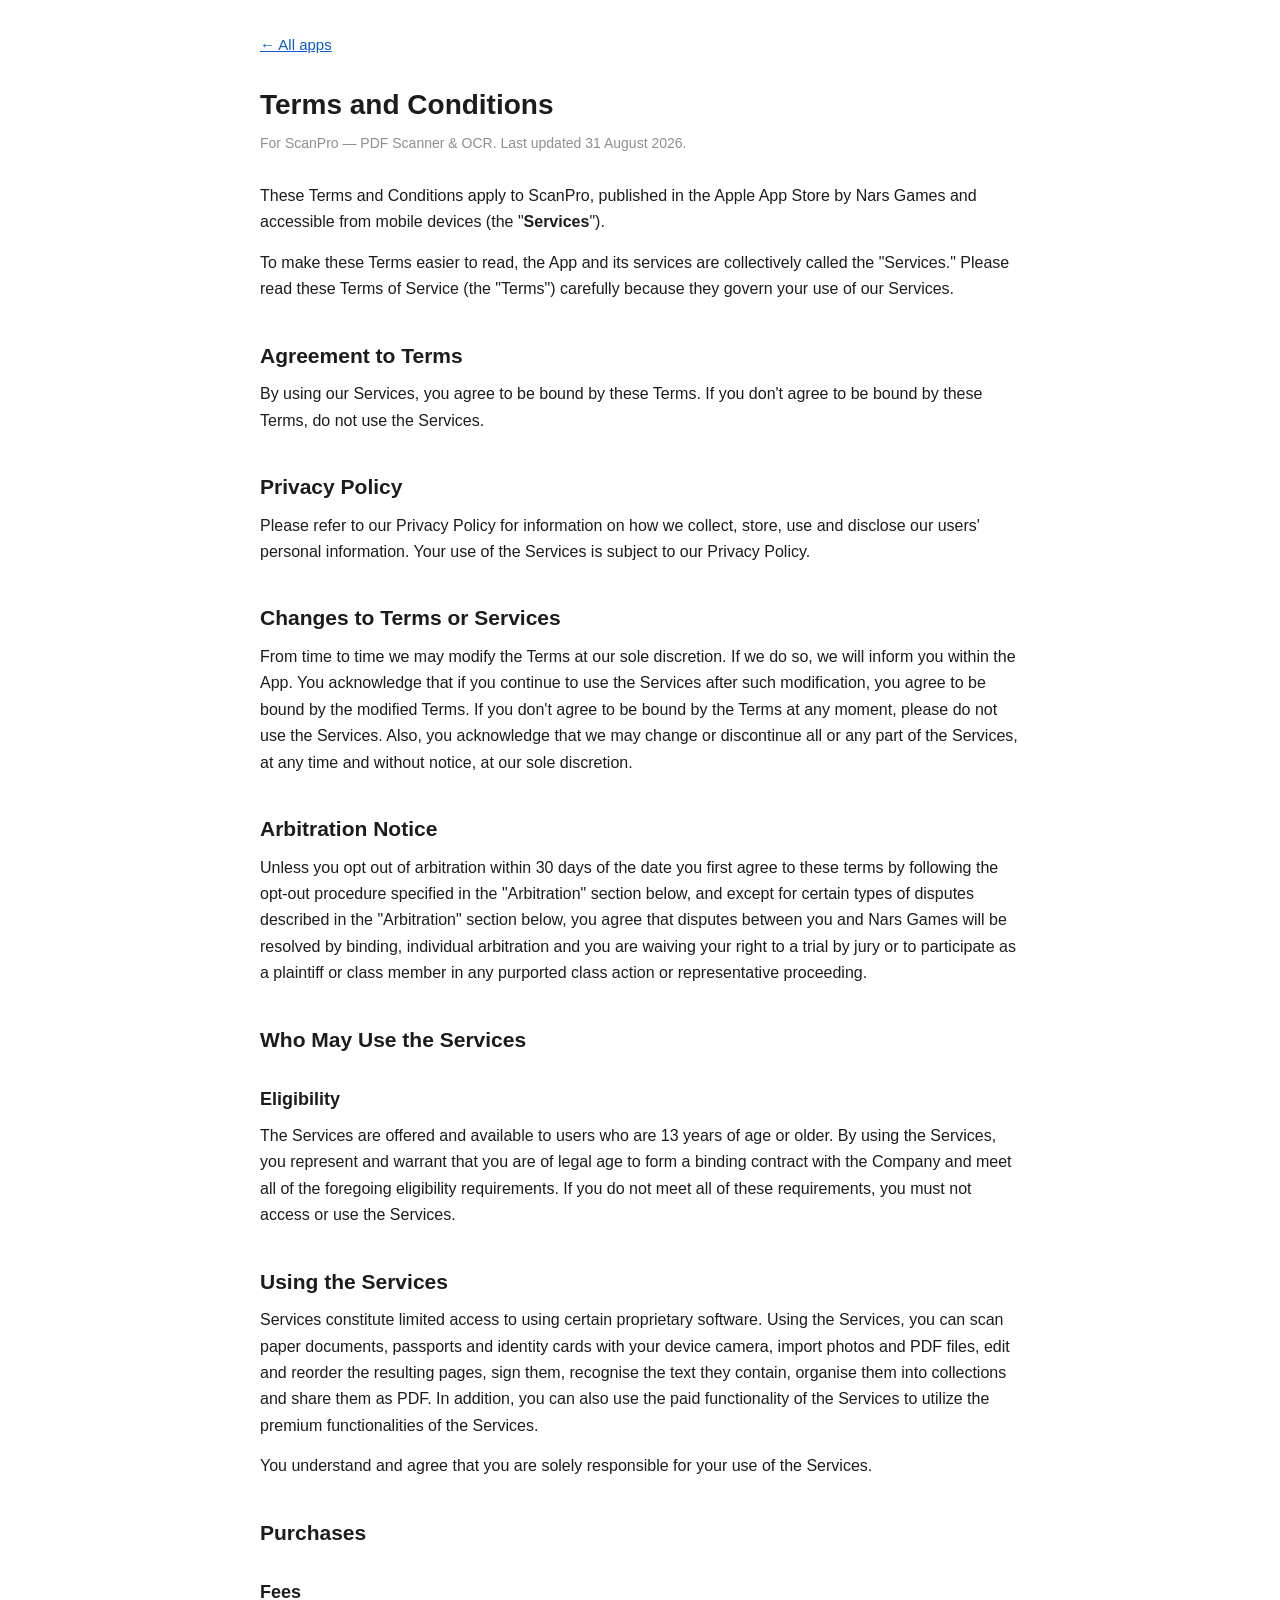
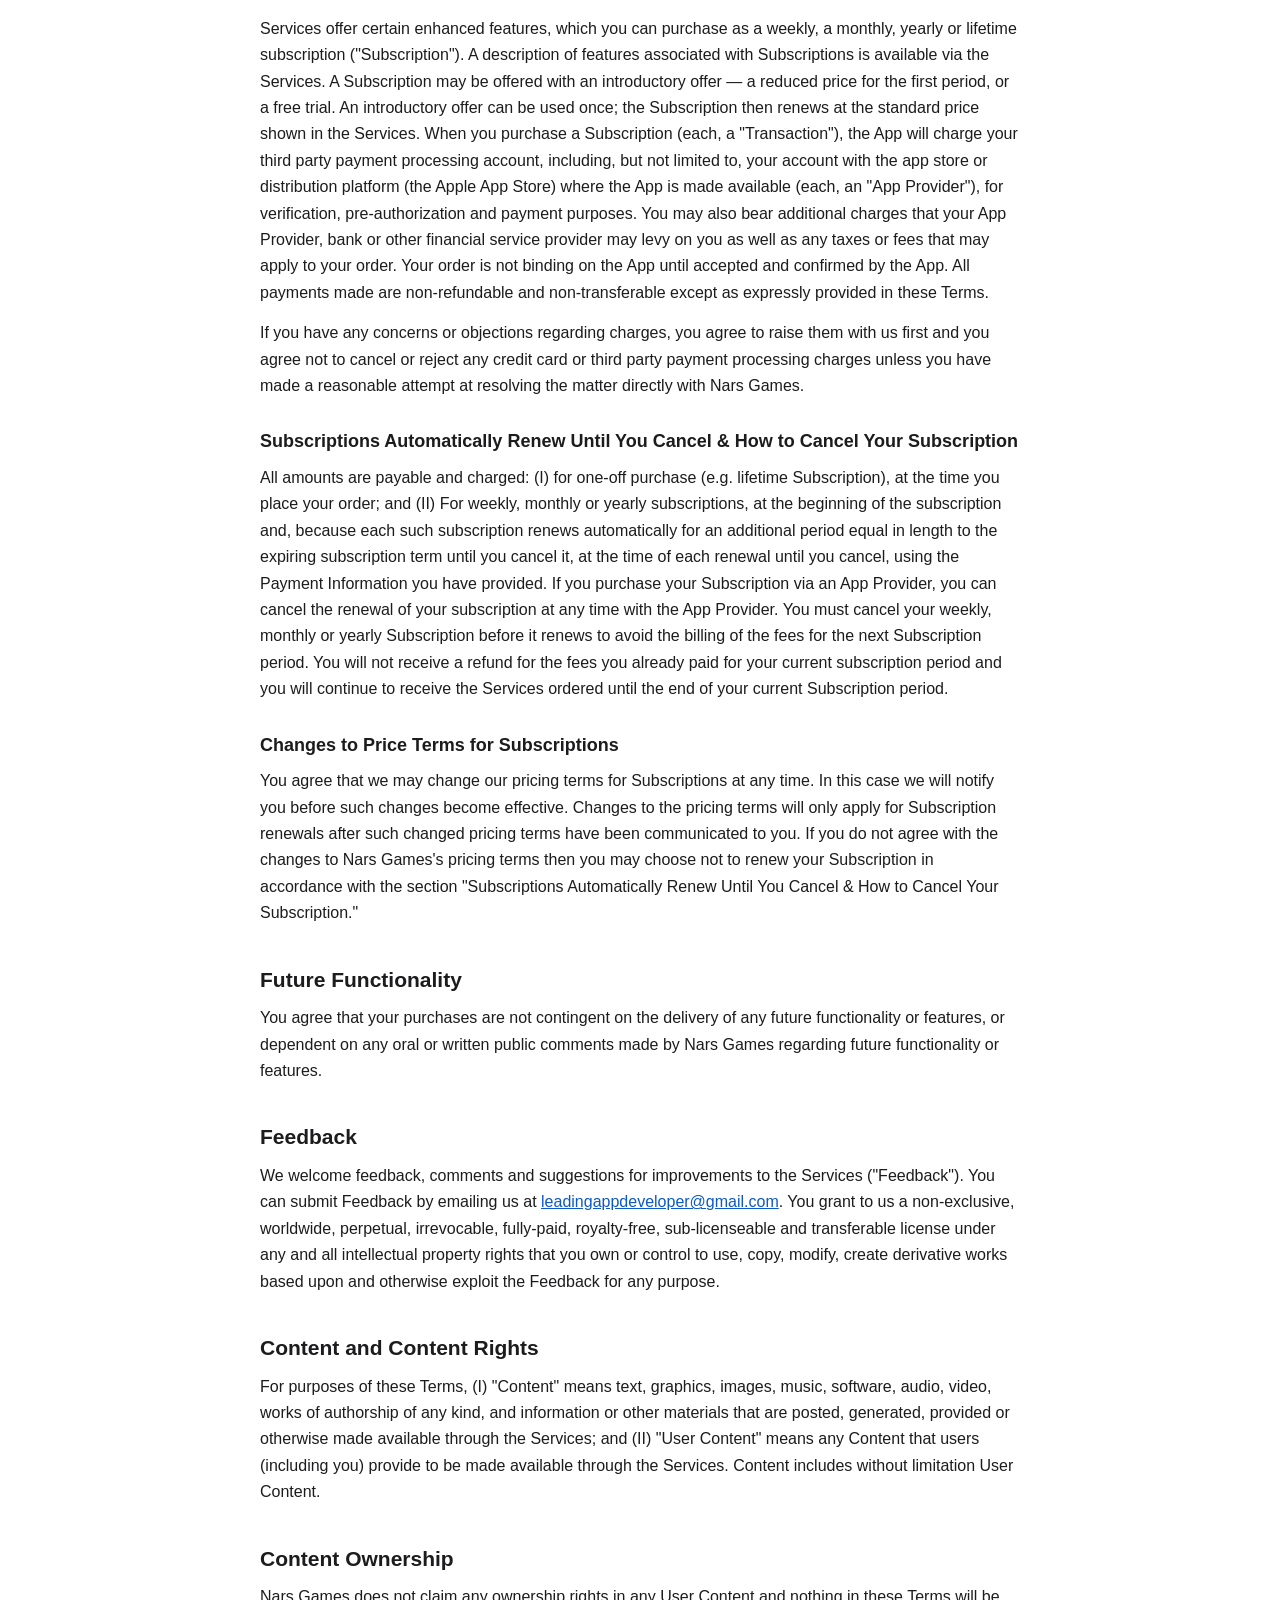
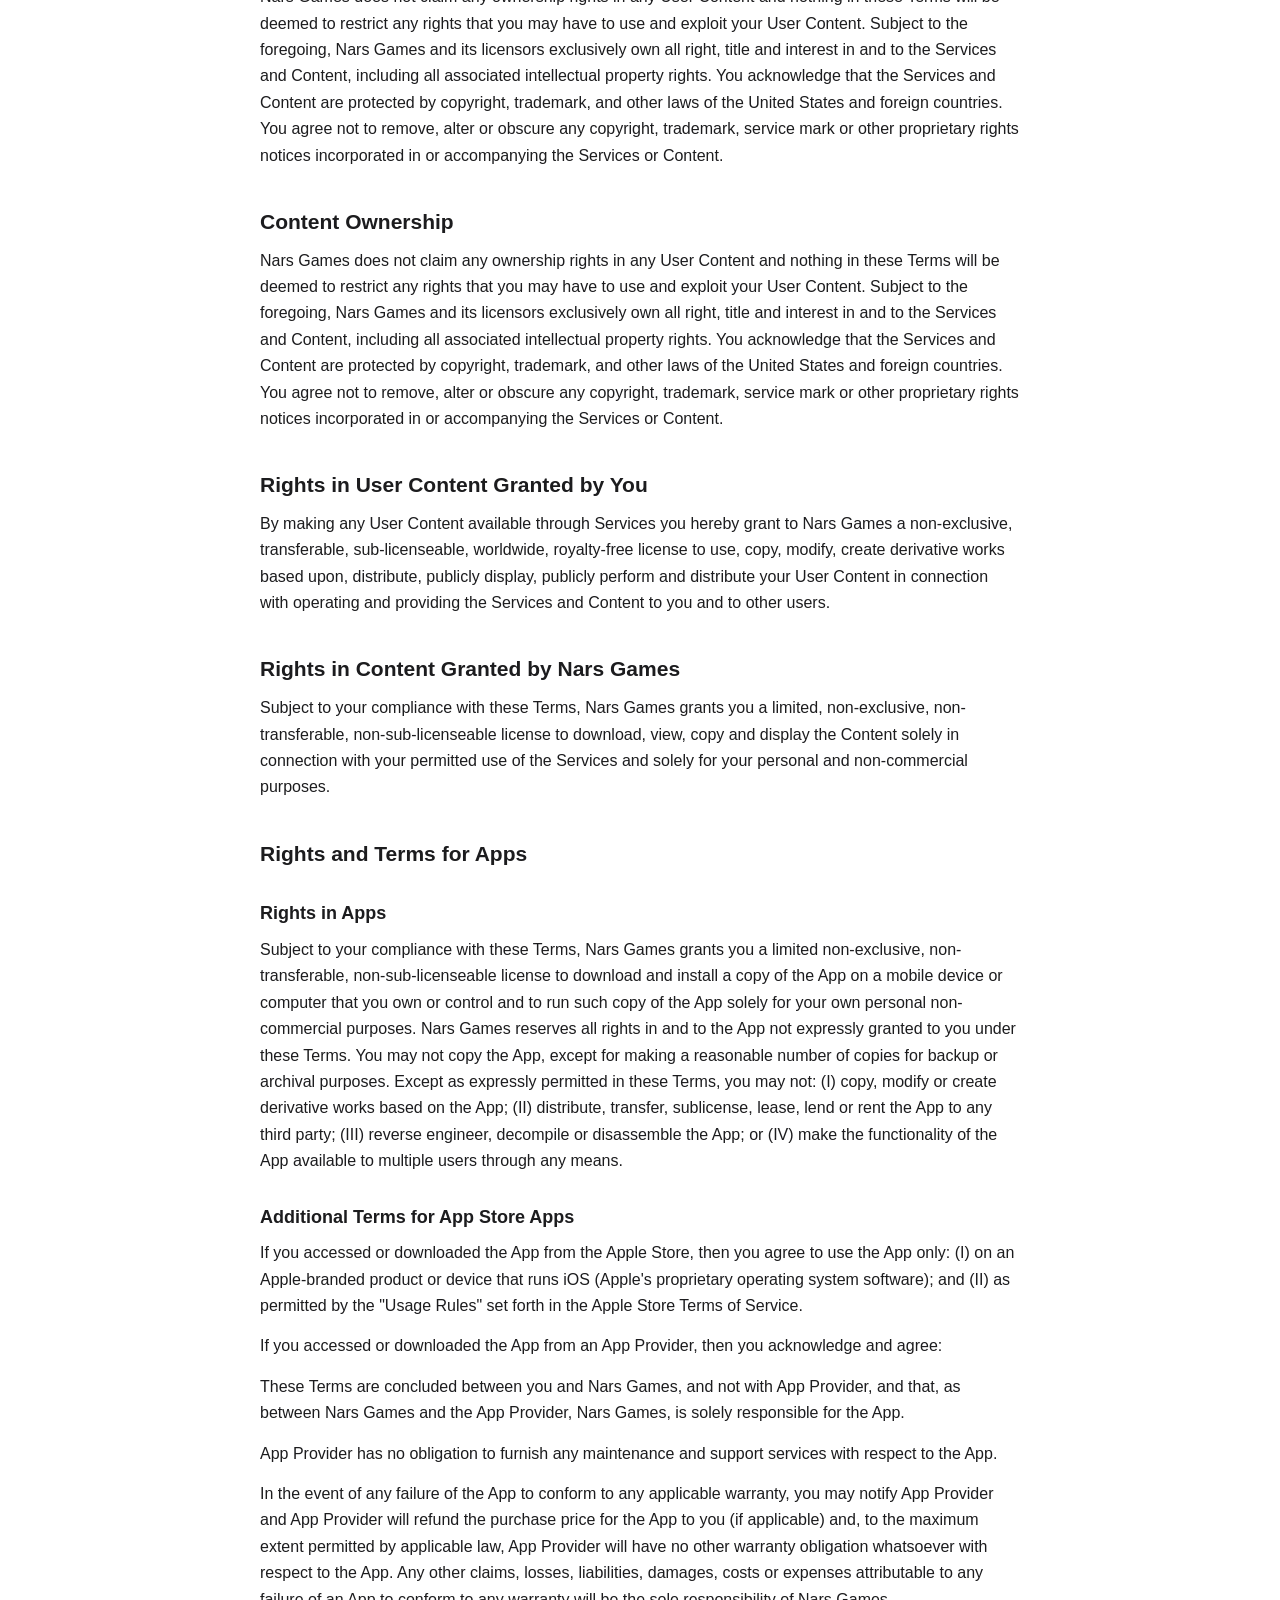
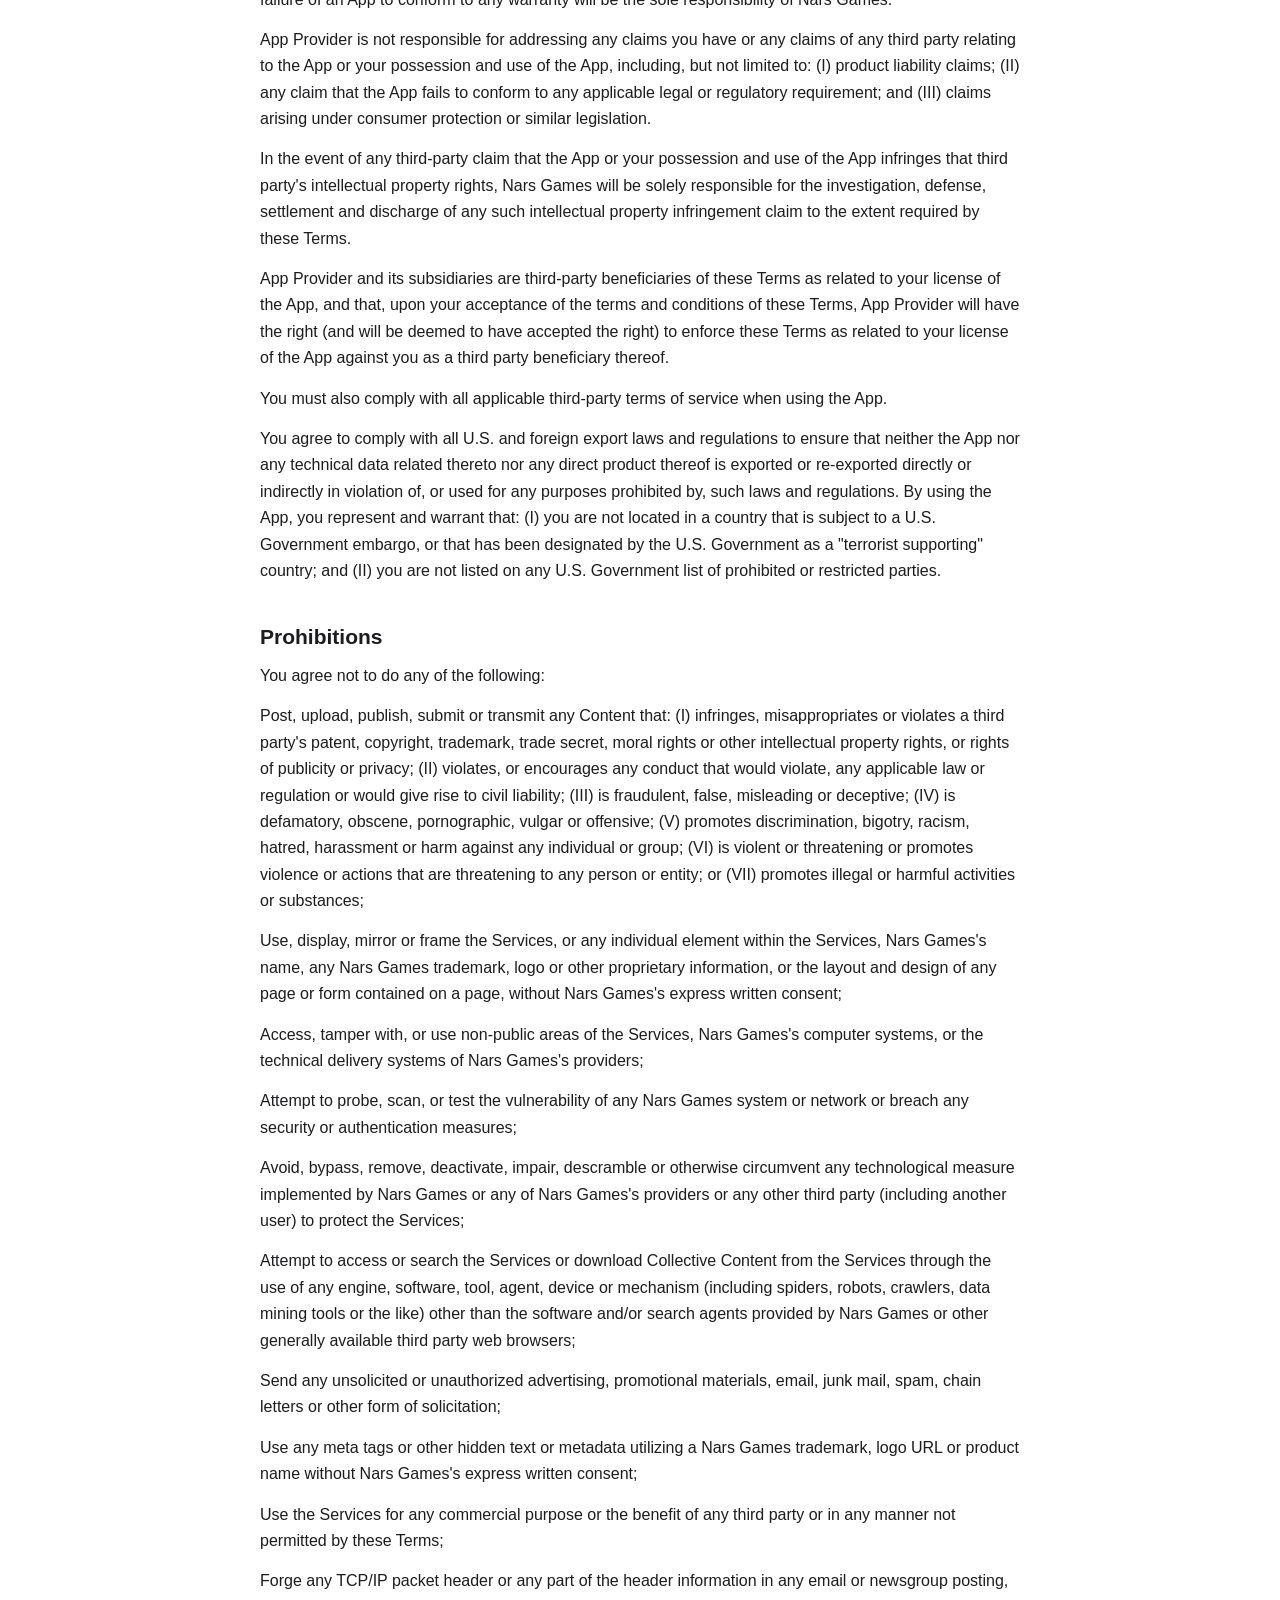
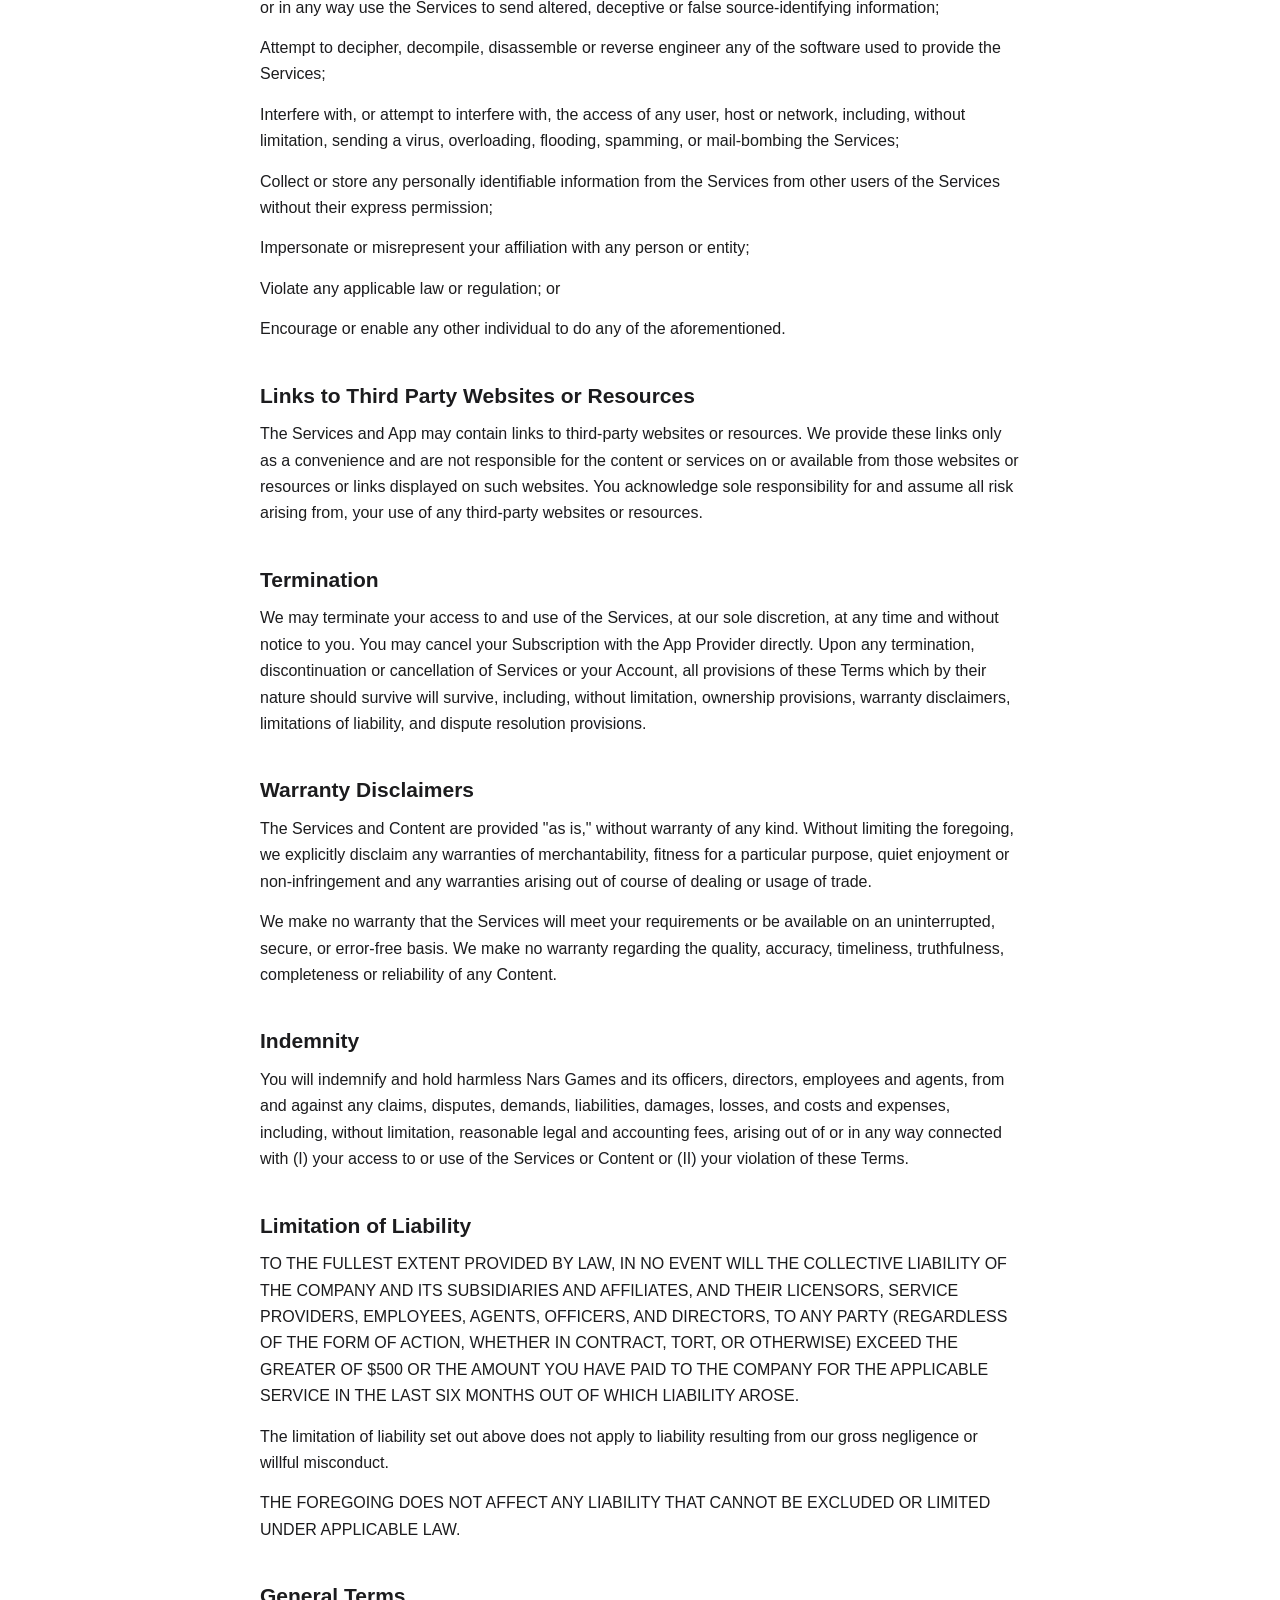
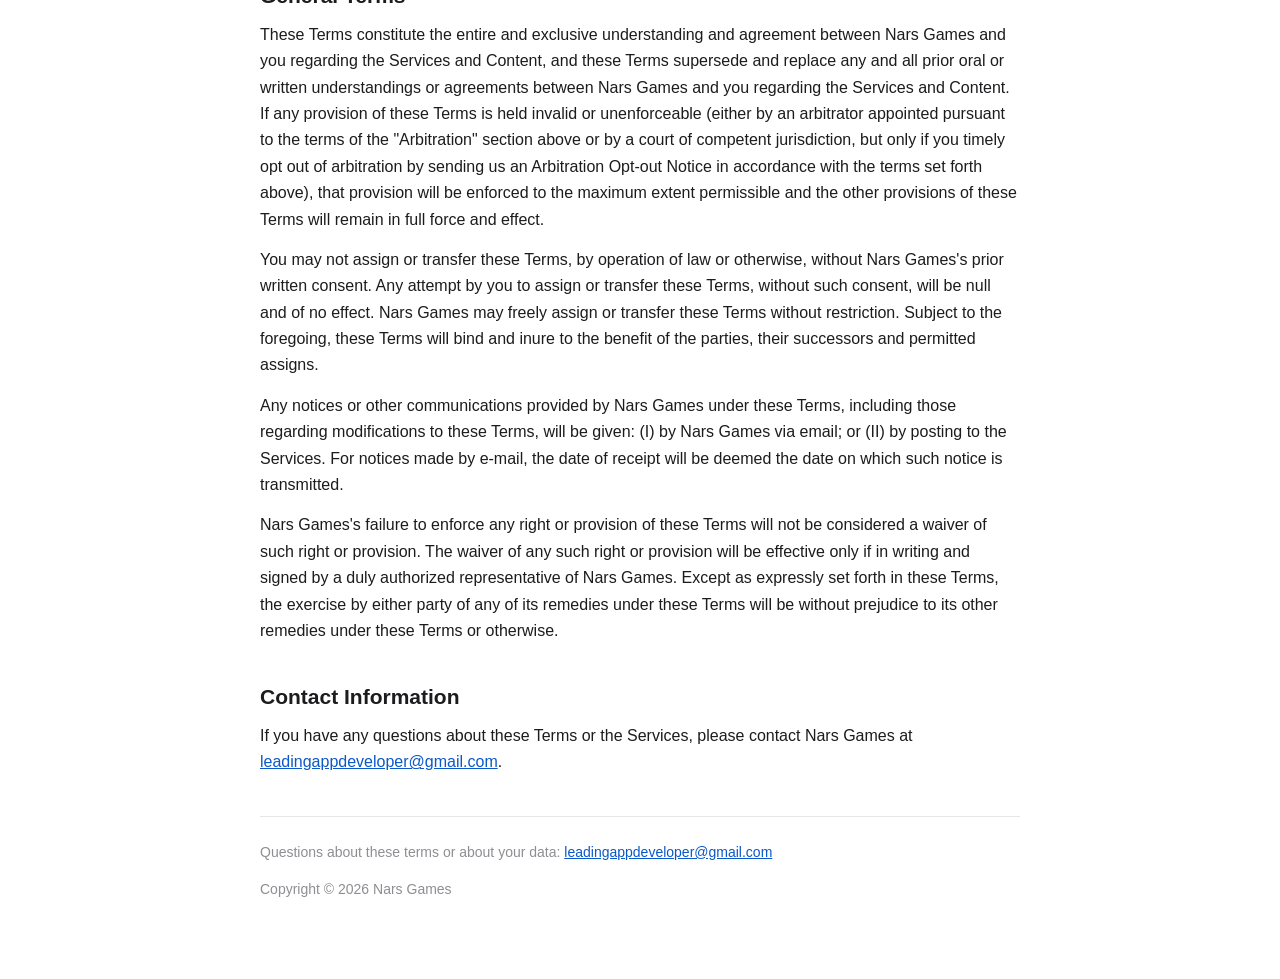
<file: scanner/terms.html>
<!DOCTYPE html>
<html lang="en">
<head>
<meta charset="utf-8">
<meta name="viewport" content="width=device-width, initial-scale=1">
<title>Terms and Conditions — ScanPro</title>
<style>
  :root { color-scheme: light dark; }
  body {
    margin: 0 auto; padding: 32px 20px 64px; max-width: 760px;
    font: 16px/1.65 -apple-system, BlinkMacSystemFont, "Segoe UI", Roboto, sans-serif;
    color: #1c1c1e; background: #fff;
  }
  @media (prefers-color-scheme: dark) {
    body { color: #f2f2f7; background: #1c1c1e; }
    a { color: #7aa7ff; }
    hr { border-color: #3a3a3c; }
  }
  h1 { font-size: 28px; margin: 0 0 4px; }
  h2 { font-size: 21px; margin: 36px 0 8px; }
  h3, h4, h5, h6 { font-size: 18px; margin: 28px 0 8px; }
  p { margin: 0 0 14px; }
  ul { padding-left: 22px; }
  li { margin: 6px 0; }
  a { color: #0a58ca; }
  .updated { color: #8e8e93; font-size: 14px; margin: 0 0 28px; }
  .back { display: inline-block; margin-bottom: 24px; font-size: 15px; }
  hr { border: 0; border-top: 1px solid #e5e5ea; margin: 40px 0 24px; }
  footer { color: #8e8e93; font-size: 14px; }
</style>
</head>
<body>

<a class="back" href="../index.html">← All apps</a>

<h1>Terms and Conditions</h1>
<p class="updated">For ScanPro — PDF Scanner &amp; OCR. Last updated 31 August 2026.</p>

<p>
These Terms and Conditions apply to ScanPro, published in the Apple App
Store by Nars Games and accessible from mobile devices (the
"<strong>Services</strong>").
</p>

<p>
To make these Terms easier to read, the App and its services
are collectively called the "Services." Please read these
Terms of Service (the "Terms") carefully because they govern
your use of our Services.
</p>

<h2>Agreement to Terms</h2>
<p>
By using our Services, you agree to be bound by these Terms.
If you don't agree to be bound by these Terms, do not use
the Services.
</p>

<h2>Privacy Policy</h2>
<p>
Please refer to our Privacy Policy for information on how we
collect, store, use and disclose our users' personal
information. Your use of the Services is subject to our
Privacy Policy.
</p>

<h2>Changes to Terms or Services</h2>
<p>
From time to time we may modify the Terms at our sole
discretion. If we do so, we will inform you within the App.
You acknowledge that if you continue to use the Services
after such modification, you agree to be bound by the
modified Terms. If you don't agree to be bound by the Terms
at any moment, please do not use the Services. Also, you
acknowledge that we may change or discontinue all or any
part of the Services, at any time and without notice, at our
sole discretion.
</p>

<h2>Arbitration Notice</h2>
<p>
Unless you opt out of arbitration within 30 days of the date
you first agree to these terms by following the opt-out
procedure specified in the "Arbitration" section below, and
except for certain types of disputes described in the
"Arbitration" section below, you agree that disputes between
you and Nars Games will be resolved by binding, individual
arbitration and you are waiving your right to a trial by
jury or to participate as a plaintiff or class member in any
purported class action or representative proceeding.
</p>

<h2>Who May Use the Services</h2>
<h3>Eligibility</h3>
<p>
The Services are offered and available to users who are 13
years of age or older. By using the Services, you represent
and warrant that you are of legal age to form a binding
contract with the Company and meet all of the foregoing
eligibility requirements. If you do not meet all of these
requirements, you must not access or use the Services.
</p>

<h2>Using the Services</h2>
<p>
Services constitute limited access to using certain proprietary software. Using the Services, you can scan paper documents, passports and identity cards with your device camera, import photos and PDF files, edit and reorder the resulting pages, sign them, recognise the text they contain, organise them into collections and share them as PDF. In addition, you can also use the paid functionality of the Services to utilize the premium functionalities of the Services.
</p>

<p>
You understand and agree that you are solely responsible for
your use of the Services.
</p>

<h2>Purchases</h2>
<h3>Fees</h3>
<p>
Services offer certain enhanced features, which you can
purchase as a weekly, a monthly, yearly or lifetime
subscription ("Subscription"). A description of features
associated with Subscriptions is available via the Services. A Subscription
may be offered with an introductory offer — a reduced price for the first
period, or a free trial. An introductory offer can be used once; the
Subscription then renews at the standard price shown in the Services.
When you purchase a Subscription (each, a "Transaction"),
the App will charge your third party payment processing
account, including, but not limited to, your account with
the app store or distribution platform (the Apple App Store)
where the App is made available (each, an "App Provider"),
for verification, pre-authorization and payment purposes.
You may also bear additional charges that your App Provider,
bank or other financial service provider may levy on you as
well as any taxes or fees that may apply to your order. Your
order is not binding on the App until accepted and confirmed
by the App. All payments made are non-refundable and
non-transferable except as expressly provided in these
Terms.
</p>


<p>
If you have any concerns or objections regarding charges,
you agree to raise them with us first and you agree not to
cancel or reject any credit card or third party payment
processing charges unless you have made a reasonable attempt
at resolving the matter directly with Nars Games.
</p>

<h3>
Subscriptions Automatically Renew Until You Cancel &amp; How
to Cancel Your Subscription
</h3>
<p>
All amounts are payable and charged: (I) for one-off
purchase (e.g. lifetime Subscription), at the time you place
your order; and (II) For weekly, monthly or yearly
subscriptions, at the beginning of the subscription and,
because each such subscription renews automatically for an
additional period equal in length to the expiring
subscription term until you cancel it, at the time of each
renewal until you cancel, using the Payment Information you
have provided. If you purchase your Subscription via an App
Provider, you can cancel the renewal of your subscription at
any time with the App Provider. You must cancel your weekly,
monthly or yearly Subscription before it renews to avoid the
billing of the fees for the next Subscription period. You
will not receive a refund for the fees you already paid for
your current subscription period and you will continue to
receive the Services ordered until the end of your current
Subscription period.
</p>

<h3>Changes to Price Terms for Subscriptions</h3>
<p>
You agree that we may change our pricing terms for
Subscriptions at any time. In this case we will notify you
before such changes become effective. Changes to the pricing
terms will only apply for Subscription renewals after such
changed pricing terms have been communicated to you. If you
do not agree with the changes to Nars Games's pricing terms
then you may choose not to renew your Subscription in
accordance with the section "Subscriptions Automatically
Renew Until You Cancel &amp; How to Cancel Your
Subscription."
</p>

<h2>Future Functionality</h2>
<p>
You agree that your purchases are not contingent on the
delivery of any future functionality or features, or
dependent on any oral or written public comments made by
Nars Games regarding future functionality or features.
</p>

<h2>Feedback</h2>
<p>
We welcome feedback, comments and suggestions for
improvements to the Services ("Feedback"). You can submit
Feedback by emailing us at
<a href="mailto:leadingappdeveloper@gmail.com">leadingappdeveloper@gmail.com</a>.
You grant to us a non-exclusive, worldwide, perpetual,
irrevocable, fully-paid, royalty-free, sub-licenseable and
transferable license under any and all intellectual property
rights that you own or control to use, copy, modify, create
derivative works based upon and otherwise exploit the
Feedback for any purpose.
</p>

<h2>Content and Content Rights</h2>
<p>
For purposes of these Terms, (I) "Content" means text,
graphics, images, music, software, audio, video, works of
authorship of any kind, and information or other materials
that are posted, generated, provided or otherwise made
available through the Services; and (II) "User Content"
means any Content that users (including you) provide to be
made available through the Services. Content includes
without limitation User Content.
</p>

<h2>Content Ownership</h2>
<p>
Nars Games does not claim any ownership rights in any User
Content and nothing in these Terms will be deemed to
restrict any rights that you may have to use and exploit
your User Content. Subject to the foregoing, Nars Games and
its licensors exclusively own all right, title and interest
in and to the Services and Content, including all associated
intellectual property rights. You acknowledge that the
Services and Content are protected by copyright, trademark,
and other laws of the United States and foreign countries.
You agree not to remove, alter or obscure any copyright,
trademark, service mark or other proprietary rights notices
incorporated in or accompanying the Services or Content.
</p>

<h2>Content Ownership</h2>
<p>
Nars Games does not claim any ownership rights in any User
Content and nothing in these Terms will be deemed to
restrict any rights that you may have to use and exploit
your User Content. Subject to the foregoing, Nars Games and
its licensors exclusively own all right, title and interest
in and to the Services and Content, including all associated
intellectual property rights. You acknowledge that the
Services and Content are protected by copyright, trademark,
and other laws of the United States and foreign countries.
You agree not to remove, alter or obscure any copyright,
trademark, service mark or other proprietary rights notices
incorporated in or accompanying the Services or Content.
</p>

<h2>Rights in User Content Granted by You</h2>
<p>
By making any User Content available through Services you
hereby grant to Nars Games a non-exclusive, transferable,
sub-licenseable, worldwide, royalty-free license to use,
copy, modify, create derivative works based upon,
distribute, publicly display, publicly perform and
distribute your User Content in connection with operating
and providing the Services and Content to you and to other
users.
</p>

<h2>Rights in Content Granted by Nars Games</h2>
<p>
Subject to your compliance with these Terms, Nars Games
grants you a limited, non-exclusive, non-transferable,
non-sub-licenseable license to download, view, copy and
display the Content solely in connection with your permitted
use of the Services and solely for your personal and
non-commercial purposes.
</p>

<h2>Rights and Terms for Apps</h2>
<h3>Rights in Apps</h3>
<p>
Subject to your compliance with these Terms, Nars Games
grants you a limited non-exclusive, non-transferable,
non-sub-licenseable license to download and install a copy
of the App on a mobile device or computer that you own or
control and to run such copy of the App solely for your own
personal non-commercial purposes. Nars Games reserves all
rights in and to the App not expressly granted to you under
these Terms. You may not copy the App, except for making a
reasonable number of copies for backup or archival purposes.
Except as expressly permitted in these Terms, you may not:
(I) copy, modify or create derivative works based on the
App; (II) distribute, transfer, sublicense, lease, lend or
rent the App to any third party; (III) reverse engineer,
decompile or disassemble the App; or (IV) make the
functionality of the App available to multiple users through
any means.
</p>

<h3>Additional Terms for App Store Apps</h3>
<p>
If you accessed or downloaded the App from the Apple Store,
then you agree to use the App only: (I) on an Apple-branded
product or device that runs iOS (Apple's proprietary
operating system software); and (II) as permitted by the
"Usage Rules" set forth in the Apple Store Terms of Service.
</p>
<p>
If you accessed or downloaded the App from an App Provider,
then you acknowledge and agree:
</p>

<p>
These Terms are concluded between you and Nars Games,
and not with App Provider, and that, as between Nars
Games and the App Provider, Nars Games, is solely
responsible for the App.
</p>

<p>
App Provider has no obligation to furnish any
maintenance and support services with respect to the
App.
</p>

<p>
In the event of any failure of the App to conform to any
applicable warranty, you may notify App Provider and App
Provider will refund the purchase price for the App to
you (if applicable) and, to the maximum extent permitted
by applicable law, App Provider will have no other
warranty obligation whatsoever with respect to the App.
Any other claims, losses, liabilities, damages, costs or
expenses attributable to any failure of an App to
conform to any warranty will be the sole responsibility
of Nars Games.
</p>

<p>
App Provider is not responsible for addressing any
claims you have or any claims of any third party
relating to the App or your possession and use of the
App, including, but not limited to: (I) product
liability claims; (II) any claim that the App fails to
conform to any applicable legal or regulatory
requirement; and (III) claims arising under consumer
protection or similar legislation.
</p>

<p>
In the event of any third-party claim that the App or
your possession and use of the App infringes that third
party's intellectual property rights, Nars Games will be
solely responsible for the investigation, defense,
settlement and discharge of any such intellectual
property infringement claim to the extent required by
these Terms.
</p>

<p>
App Provider and its subsidiaries are third-party
beneficiaries of these Terms as related to your license
of the App, and that, upon your acceptance of the terms
and conditions of these Terms, App Provider will have
the right (and will be deemed to have accepted the
right) to enforce these Terms as related to your license
of the App against you as a third party beneficiary
thereof.
</p>

<p>
You must also comply with all applicable third-party
terms of service when using the App.
</p>

<p>
You agree to comply with all U.S. and foreign export
laws and regulations to ensure that neither the App nor
any technical data related thereto nor any direct
product thereof is exported or re-exported directly or
indirectly in violation of, or used for any purposes
prohibited by, such laws and regulations. By using the
App, you represent and warrant that: (I) you are not
located in a country that is subject to a U.S.
Government embargo, or that has been designated by the
U.S. Government as a "terrorist supporting" country; and
(II) you are not listed on any U.S. Government list of
prohibited or restricted parties.
</p>

<h2>Prohibitions</h2>
<p>You agree not to do any of the following:</p>

<p>
Post, upload, publish, submit or transmit any Content
that: (I) infringes, misappropriates or violates a third
party's patent, copyright, trademark, trade secret,
moral rights or other intellectual property rights, or
rights of publicity or privacy; (II) violates, or
encourages any conduct that would violate, any
applicable law or regulation or would give rise to civil
liability; (III) is fraudulent, false, misleading or
deceptive; (IV) is defamatory, obscene, pornographic,
vulgar or offensive; (V) promotes discrimination,
bigotry, racism, hatred, harassment or harm against any
individual or group; (VI) is violent or threatening or
promotes violence or actions that are threatening to any
person or entity; or (VII) promotes illegal or harmful
activities or substances;
</p>

<p>
Use, display, mirror or frame the Services, or any
individual element within the Services, Nars Games's
name, any Nars Games trademark, logo or other
proprietary information, or the layout and design of any
page or form contained on a page, without Nars Games's
express written consent;
</p>

<p>
Access, tamper with, or use non-public areas of the
Services, Nars Games's computer systems, or the
technical delivery systems of Nars Games's providers;
</p>

<p>
Attempt to probe, scan, or test the vulnerability of any
Nars Games system or network or breach any security or
authentication measures;
</p>

<p>
Avoid, bypass, remove, deactivate, impair, descramble or
otherwise circumvent any technological measure
implemented by Nars Games or any of Nars Games's
providers or any other third party (including another
user) to protect the Services;
</p>

<p>
Attempt to access or search the Services or download
Collective Content from the Services through the use of
any engine, software, tool, agent, device or mechanism
(including spiders, robots, crawlers, data mining tools
or the like) other than the software and/or search
agents provided by Nars Games or other generally
available third party web browsers;
</p>

<p>
Send any unsolicited or unauthorized advertising,
promotional materials, email, junk mail, spam, chain
letters or other form of solicitation;
</p>

<p>
Use any meta tags or other hidden text or metadata
utilizing a Nars Games trademark, logo URL or product
name without Nars Games's express written consent;
</p>

<p>
Use the Services for any commercial purpose or the
benefit of any third party or in any manner not
permitted by these Terms;
</p>

<p>
Forge any TCP/IP packet header or any part of the header
information in any email or newsgroup posting, or in any
way use the Services to send altered, deceptive or false
source-identifying information;
</p>

<p>
Attempt to decipher, decompile, disassemble or reverse
engineer any of the software used to provide the
Services;
</p>

<p>
Interfere with, or attempt to interfere with, the access
of any user, host or network, including, without
limitation, sending a virus, overloading, flooding,
spamming, or mail-bombing the Services;
</p>

<p>
Collect or store any personally identifiable information
from the Services from other users of the Services
without their express permission;
</p>

<p>
Impersonate or misrepresent your affiliation with any
person or entity;
</p>

<p>Violate any applicable law or regulation; or</p>

<p>
Encourage or enable any other individual to do any of
the aforementioned.
</p>

<h2>Links to Third Party Websites or Resources</h2>
<p>
The Services and App may contain links to third-party
websites or resources. We provide these links only as a
convenience and are not responsible for the content or
services on or available from those websites or resources or
links displayed on such websites. You acknowledge sole
responsibility for and assume all risk arising from, your
use of any third-party websites or resources.
</p>

<h2>Termination</h2>
<p>
We may terminate your access to and use of the Services, at
our sole discretion, at any time and without notice to you.
You may cancel your Subscription with the App Provider
directly. Upon any termination, discontinuation or
cancellation of Services or your Account, all provisions of
these Terms which by their nature should survive will
survive, including, without limitation, ownership
provisions, warranty disclaimers, limitations of liability,
and dispute resolution provisions.
</p>

<h2>Warranty Disclaimers</h2>
<p>
The Services and Content are provided "as is," without
warranty of any kind. Without limiting the foregoing, we
explicitly disclaim any warranties of merchantability,
fitness for a particular purpose, quiet enjoyment or
non-infringement and any warranties arising out of course of
dealing or usage of trade.
</p>

<p>
We make no warranty that the Services will meet your
requirements or be available on an uninterrupted, secure, or
error-free basis. We make no warranty regarding the quality,
accuracy, timeliness, truthfulness, completeness or
reliability of any Content.
</p>

<h2>Indemnity</h2>
<p>
You will indemnify and hold harmless Nars Games and its
officers, directors, employees and agents, from and against
any claims, disputes, demands, liabilities, damages, losses,
and costs and expenses, including, without limitation,
reasonable legal and accounting fees, arising out of or in
any way connected with (I) your access to or use of the
Services or Content or (II) your violation of these Terms.
</p>

<h2>Limitation of Liability</h2>
<p>
TO THE FULLEST EXTENT PROVIDED BY LAW, IN NO EVENT WILL THE
COLLECTIVE LIABILITY OF THE COMPANY AND ITS SUBSIDIARIES AND
AFFILIATES, AND THEIR LICENSORS, SERVICE PROVIDERS,
EMPLOYEES, AGENTS, OFFICERS, AND DIRECTORS, TO ANY PARTY
(REGARDLESS OF THE FORM OF ACTION, WHETHER IN CONTRACT,
TORT, OR OTHERWISE) EXCEED THE GREATER OF $500 OR THE AMOUNT
YOU HAVE PAID TO THE COMPANY FOR THE APPLICABLE SERVICE IN
THE LAST SIX MONTHS OUT OF WHICH LIABILITY AROSE.
</p>

<p>
The limitation of liability set out above does not apply to
liability resulting from our gross negligence or willful
misconduct.
</p>

<p>
THE FOREGOING DOES NOT AFFECT ANY LIABILITY THAT CANNOT BE
EXCLUDED OR LIMITED UNDER APPLICABLE LAW.
</p>

<h2>General Terms</h2>
<p>
These Terms constitute the entire and exclusive
understanding and agreement between Nars Games and you
regarding the Services and Content, and these Terms
supersede and replace any and all prior oral or written
understandings or agreements between Nars Games and you
regarding the Services and Content. If any provision of
these Terms is held invalid or unenforceable (either by an
arbitrator appointed pursuant to the terms of the
"Arbitration" section above or by a court of competent
jurisdiction, but only if you timely opt out of arbitration
by sending us an Arbitration Opt-out Notice in accordance
with the terms set forth above), that provision will be
enforced to the maximum extent permissible and the other
provisions of these Terms will remain in full force and
effect.
</p>

<p>
You may not assign or transfer these Terms, by operation of
law or otherwise, without Nars Games's prior written
consent. Any attempt by you to assign or transfer these
Terms, without such consent, will be null and of no effect.
Nars Games may freely assign or transfer these Terms without
restriction. Subject to the foregoing, these Terms will bind
and inure to the benefit of the parties, their successors
and permitted assigns.
</p>

<p>
Any notices or other communications provided by Nars Games
under these Terms, including those regarding modifications
to these Terms, will be given: (I) by Nars Games via email;
or (II) by posting to the Services. For notices made by
e-mail, the date of receipt will be deemed the date on which
such notice is transmitted.
</p>

<p>
Nars Games's failure to enforce any right or provision of
these Terms will not be considered a waiver of such right or
provision. The waiver of any such right or provision will be
effective only if in writing and signed by a duly authorized
representative of Nars Games. Except as expressly set forth
in these Terms, the exercise by either party of any of its
remedies under these Terms will be without prejudice to its
other remedies under these Terms or otherwise.
</p>

<h2>Contact Information</h2>
<p>
If you have any questions about these Terms or the Services,
please contact Nars Games at
<a href="mailto:leadingappdeveloper@gmail.com">leadingappdeveloper@gmail.com</a>.
</p>

<!-- ***** Features Big Item End ***** -->
<!-- // end .section -->
<!-- ***** Footer Start ***** -->

<hr>
<footer>
  <p>Questions about these terms or about your data:
     <a href="mailto:leadingappdeveloper@gmail.com">leadingappdeveloper@gmail.com</a></p>
  <p>Copyright © 2026 Nars Games</p>
</footer>

</body>
</html>
</file>
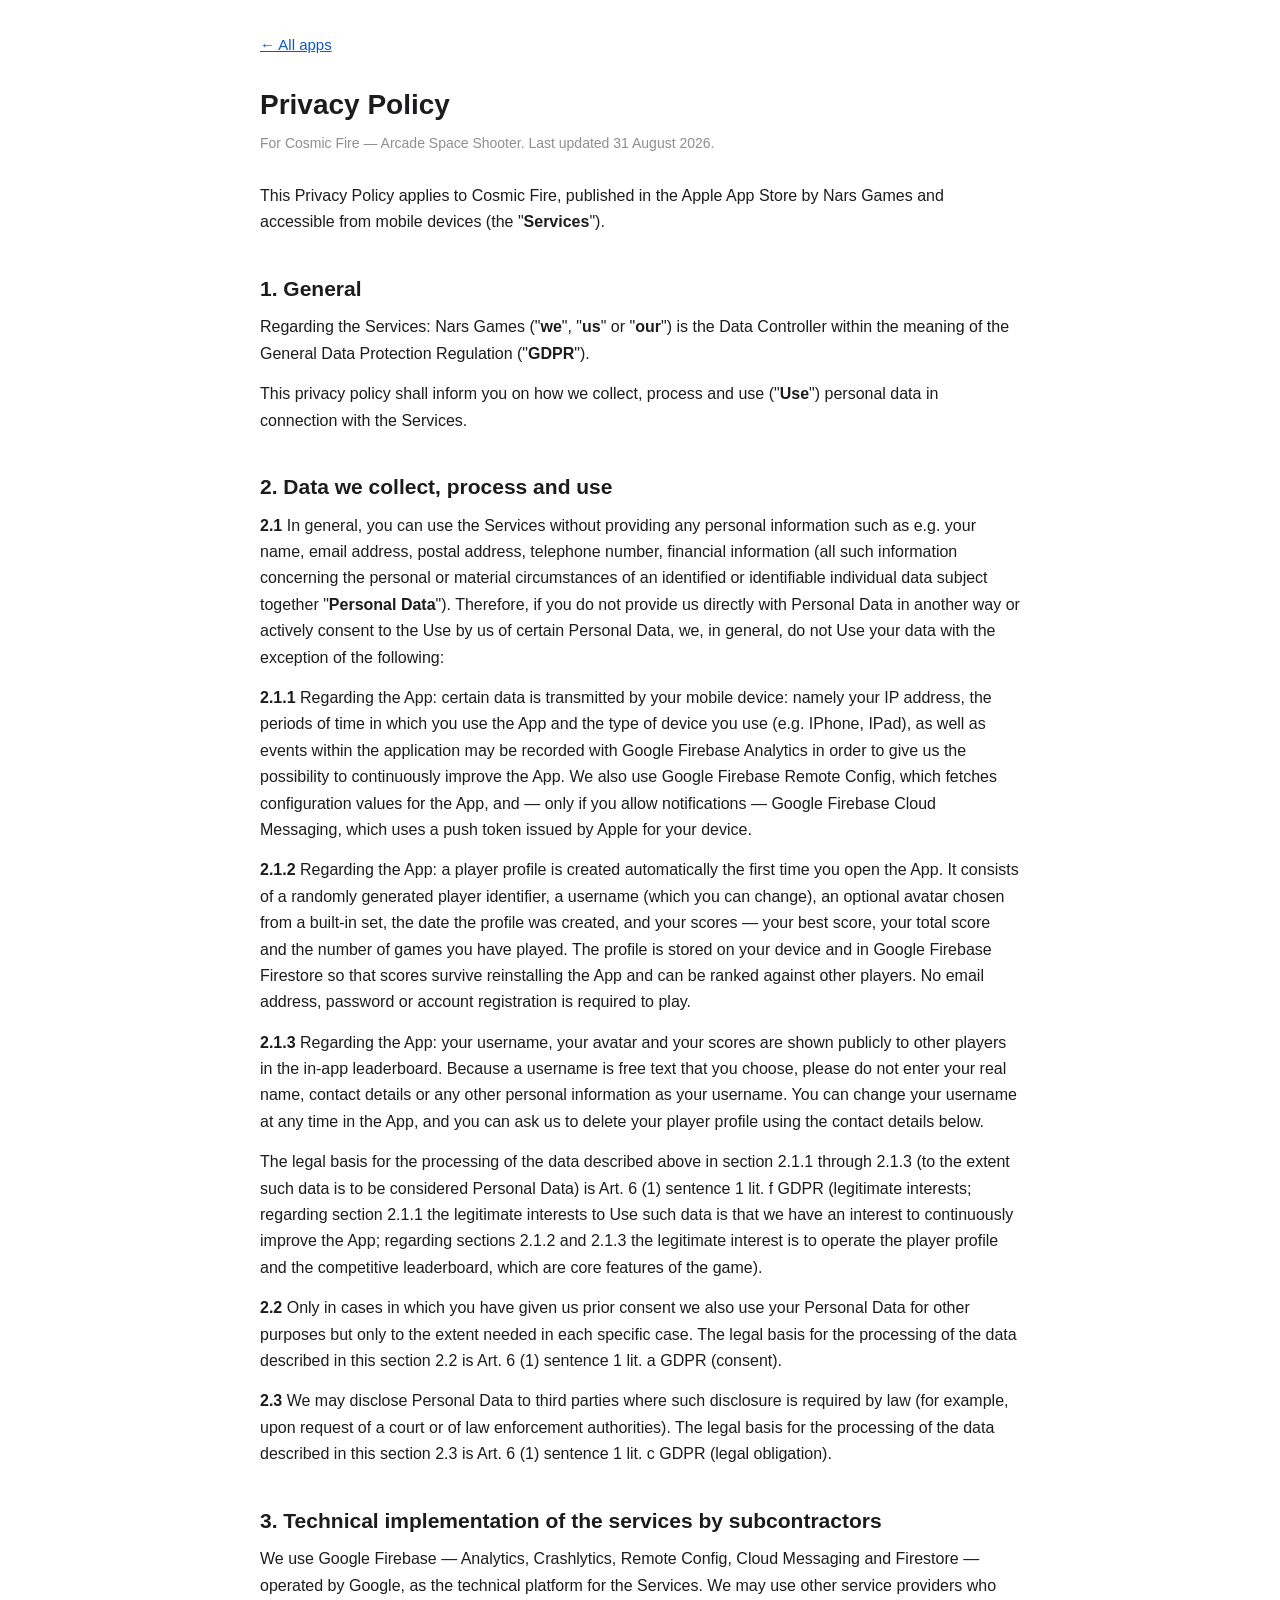
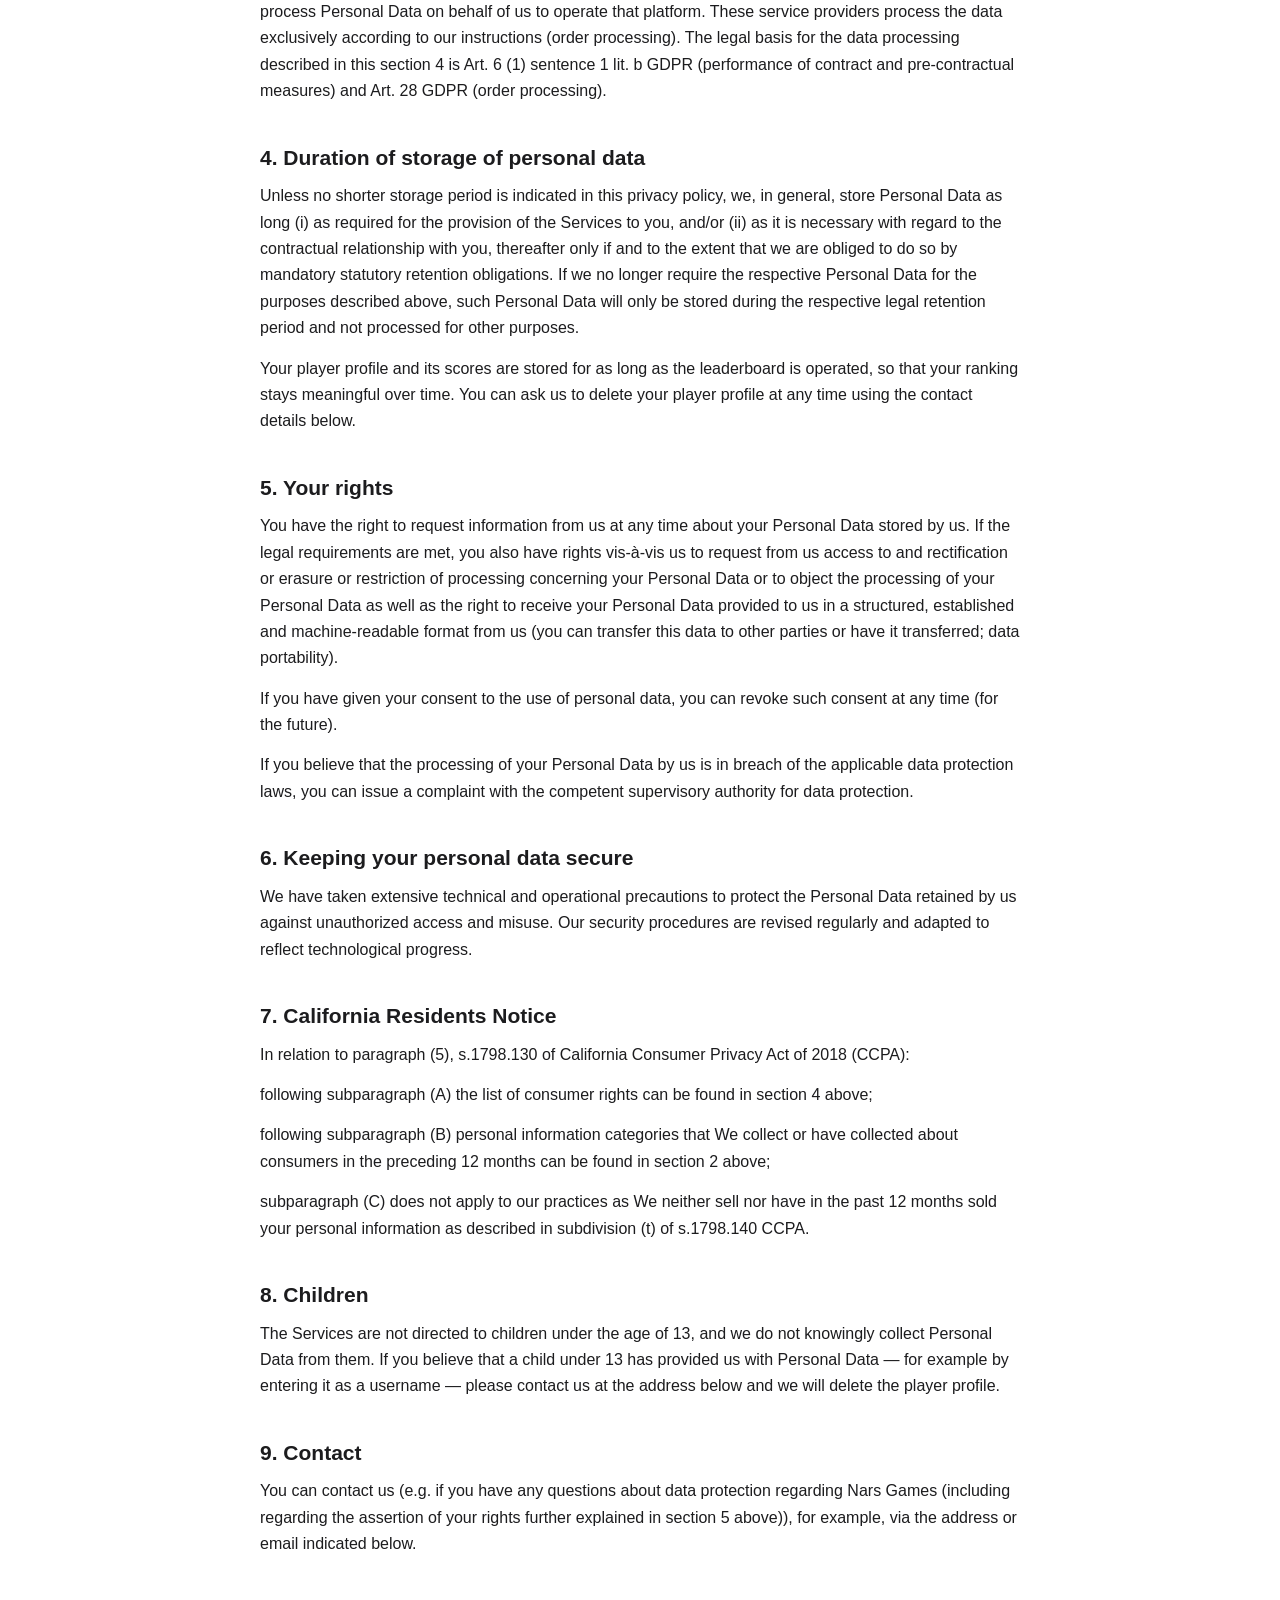
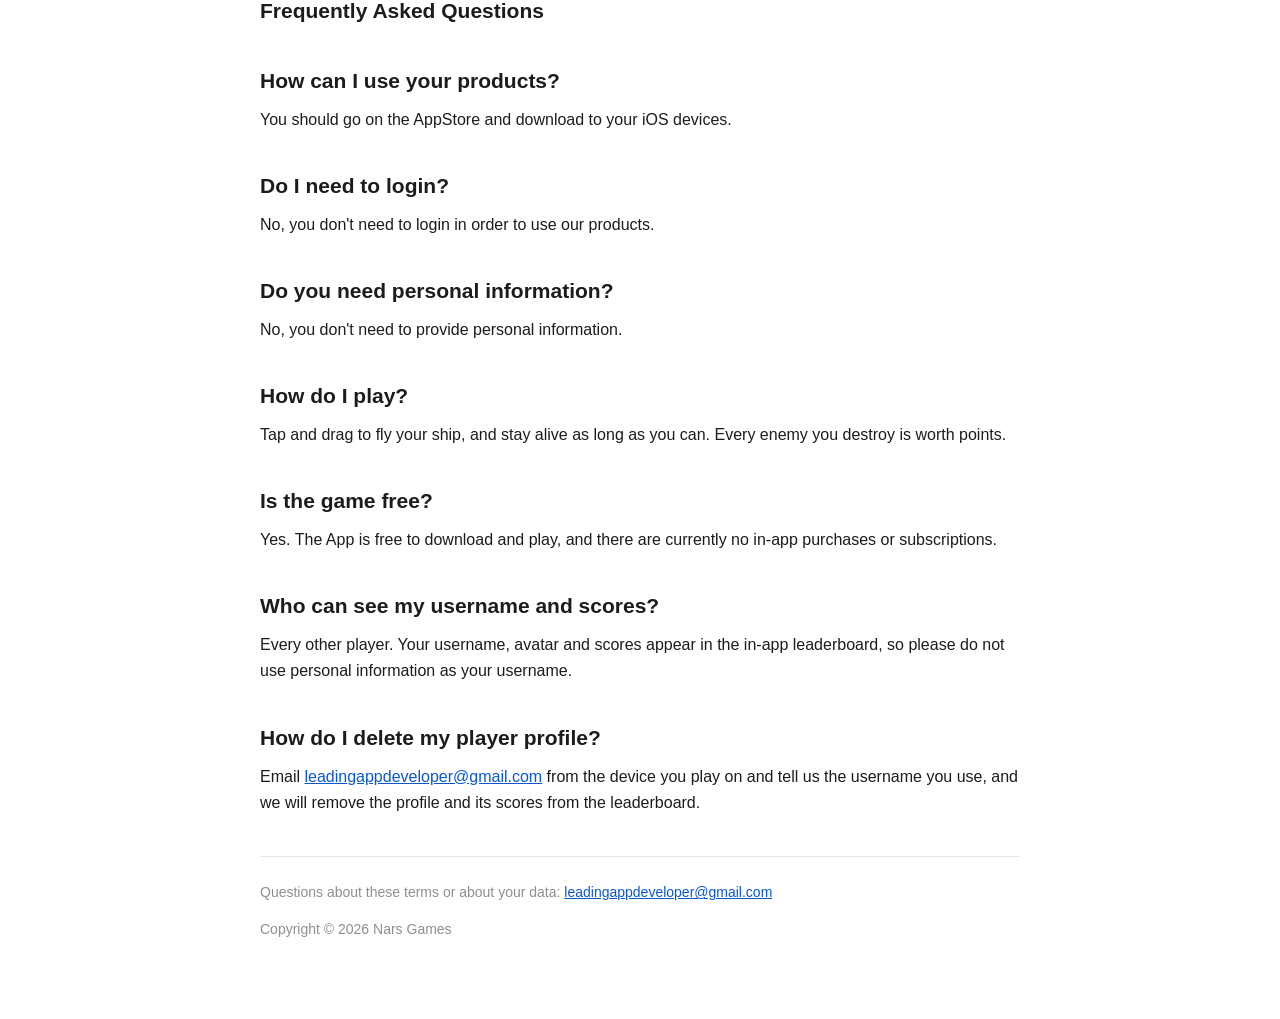
<file: spacewar/privacy.html>
<!DOCTYPE html>
<html lang="en">
<head>
<meta charset="utf-8">
<meta name="viewport" content="width=device-width, initial-scale=1">
<title>Privacy Policy — Cosmic Fire</title>
<style>
  :root { color-scheme: light dark; }
  body {
    margin: 0 auto; padding: 32px 20px 64px; max-width: 760px;
    font: 16px/1.65 -apple-system, BlinkMacSystemFont, "Segoe UI", Roboto, sans-serif;
    color: #1c1c1e; background: #fff;
  }
  @media (prefers-color-scheme: dark) {
    body { color: #f2f2f7; background: #1c1c1e; }
    a { color: #7aa7ff; }
    hr { border-color: #3a3a3c; }
  }
  h1 { font-size: 28px; margin: 0 0 4px; }
  h2 { font-size: 21px; margin: 36px 0 8px; }
  h3, h4, h5, h6 { font-size: 18px; margin: 28px 0 8px; }
  p { margin: 0 0 14px; }
  ul { padding-left: 22px; }
  li { margin: 6px 0; }
  a { color: #0a58ca; }
  .updated { color: #8e8e93; font-size: 14px; margin: 0 0 28px; }
  .back { display: inline-block; margin-bottom: 24px; font-size: 15px; }
  hr { border: 0; border-top: 1px solid #e5e5ea; margin: 40px 0 24px; }
  footer { color: #8e8e93; font-size: 14px; }
</style>
</head>
<body>

<a class="back" href="../index.html">← All apps</a>

<h1>Privacy Policy</h1>
<p class="updated">For Cosmic Fire — Arcade Space Shooter. Last updated 31 August 2026.</p>

<p>
This Privacy Policy applies to Cosmic Fire, published in the Apple App Store
by Nars Games and accessible from mobile devices (the
"<strong>Services</strong>").
</p>

<h2>1. General</h2>
<p>
Regarding the Services: Nars Games ("<strong>we</strong>",
"<strong>us</strong>" or "<strong>our</strong>") is the Data
Controller within the meaning of the General Data Protection
Regulation ("<strong>GDPR</strong>").
</p>

<p>
This privacy policy shall inform you on how we collect,
process and use ("<strong>Use</strong>") personal data in
connection with the Services.
</p>

<h2>2. Data we collect, process and use</h2>
<p>
<strong>2.1</strong> In general, you can use the Services
without providing any personal information such as e.g. your
name, email address, postal address, telephone number,
financial information (all such information concerning the
personal or material circumstances of an identified or
identifiable individual data subject together "<strong>Personal Data</strong
>"). Therefore, if you do not provide us directly with
Personal Data in another way or actively consent to the Use by
us of certain Personal Data, we, in general, do not Use your
data with the exception of the following:
</p>

<p>
<strong>2.1.1</strong> Regarding the App: certain data is
transmitted by your mobile device: namely your IP address, the
periods of time in which you use the App and the type of
device you use (e.g. IPhone, IPad), as well as events within
the application may be recorded with Google Firebase Analytics
in order to give us the possibility to continuously improve
the App. We also use Google Firebase Remote Config, which fetches
configuration values for the App, and — only if you allow
notifications — Google Firebase Cloud Messaging, which uses a push
token issued by Apple for your device.
</p>

<p>
<strong>2.1.2</strong> Regarding the App: a player profile is
created automatically the first time you open the App. It consists of a
randomly generated player identifier, a username (which you can change),
an optional avatar chosen from a built-in set, the date the profile was
created, and your scores — your best score, your total score and the
number of games you have played. The profile is stored on your device
and in Google Firebase Firestore so that scores survive reinstalling the
App and can be ranked against other players. No email address, password
or account registration is required to play.
</p>

<p>
<strong>2.1.3</strong> Regarding the App: your username, your avatar and
your scores are shown publicly to other players in the in-app
leaderboard. Because a username is free text that you choose, please do
not enter your real name, contact details or any other personal
information as your username. You can change your username at any time
in the App, and you can ask us to delete your player profile using the
contact details below.
</p>

<p>
The legal basis for the processing of the data described above
in section 2.1.1 through 2.1.3 (to the extent such data is to
be considered Personal Data) is Art. 6 (1) sentence 1 lit. f
GDPR (legitimate interests; regarding section 2.1.1 the
legitimate interests to Use such data is that we have an
interest to continuously improve the App; regarding sections
2.1.2 and 2.1.3 the legitimate interest is to operate the player
profile and the competitive leaderboard, which are core features
of the game).
</p>

<p>
<strong>2.2</strong> Only in cases in which you have given us
prior consent we also use your Personal Data for other
purposes but only to the extent needed in each specific case.
The legal basis for the processing of the data described in
this section 2.2 is Art. 6 (1) sentence 1 lit. a GDPR
(consent).
</p>

<p>
<strong>2.3</strong> We may disclose Personal Data to third
parties where such disclosure is required by law (for example,
upon request of a court or of law enforcement authorities).
The legal basis for the processing of the data described in
this section 2.3 is Art. 6 (1) sentence 1 lit. c GDPR (legal
obligation).
</p>

<h2>
3. Technical implementation of the services by subcontractors
</h2>
<p>
We use Google Firebase — Analytics, Crashlytics, Remote Config,
Cloud Messaging and Firestore — operated by Google, as the technical
platform for the Services. We may use other service providers who
process Personal Data on behalf of us to operate that platform. These service providers process the data exclusively
according to our instructions (order processing). The legal
basis for the data processing described in this section 4 is
Art. 6 (1) sentence 1 lit. b GDPR (performance of contract and
pre-contractual measures) and Art. 28 GDPR (order processing).
</p>

<h2>4. Duration of storage of personal data</h2>
<p>
Unless no shorter storage period is indicated in this privacy
policy, we, in general, store Personal Data as long (i) as
required for the provision of the Services to you, and/or (ii)
as it is necessary with regard to the contractual relationship
with you, thereafter only if and to the extent that we are
obliged to do so by mandatory statutory retention obligations.
If we no longer require the respective Personal Data for the
purposes described above, such Personal Data will only be
stored during the respective legal retention period and not
processed for other purposes.
</p>

<p>
Your player profile and its scores are stored for as long as the
leaderboard is operated, so that your ranking stays meaningful over
time. You can ask us to delete your player profile at any time using
the contact details below.
</p>

<h2>5. Your rights</h2>
<p>
You have the right to request information from us at any time
about your Personal Data stored by us. If the legal
requirements are met, you also have rights vis-à-vis us to
request from us access to and rectification or erasure or
restriction of processing concerning your Personal Data or to
object the processing of your Personal Data as well as the
right to receive your Personal Data provided to us in a
structured, established and machine-readable format from us
(you can transfer this data to other parties or have it
transferred; data portability).
</p>

<p>
If you have given your consent to the use of personal data,
you can revoke such consent at any time (for the future).
</p>

<p>
If you believe that the processing of your Personal Data by us
is in breach of the applicable data protection laws, you can
issue a complaint with the competent supervisory authority for
data protection.
</p>

<h2>6. Keeping your personal data secure</h2>
<p>
We have taken extensive technical and operational precautions
to protect the Personal Data retained by us against
unauthorized access and misuse. Our security procedures are
revised regularly and adapted to reflect technological
progress.
</p>

<h2>7. California Residents Notice</h2>
<p>
In relation to paragraph (5), s.1798.130 of California
Consumer Privacy Act of 2018 (CCPA):
</p>

<p>
following subparagraph (A) the list of consumer rights can
be found in section 4 above;
</p>

<p>
following subparagraph (B) personal information categories
that We collect or have collected about consumers in the
preceding 12 months can be found in section 2 above;
</p>

<p>
subparagraph (C) does not apply to our practices as We
neither sell nor have in the past 12 months sold your
personal information as described in subdivision (t) of
s.1798.140 CCPA.
</p>

<h2>8. Children</h2>
<p>
The Services are not directed to children under the age of 13, and we do
not knowingly collect Personal Data from them. If you believe that a
child under 13 has provided us with Personal Data — for example by
entering it as a username — please contact us at the address below and
we will delete the player profile.
</p>

<h2>9. Contact</h2>
<p>
You can contact us (e.g. if you have any questions about data
protection regarding Nars Games (including regarding the
assertion of your rights further explained in section 5
above)), for example, via the address or email indicated
below.
</p>

<h2>Frequently Asked Questions</h2>

<h2>How can I use your products?</h2>
<p>
You should go on the AppStore and download to your iOS
devices.
</p>

<h2>Do I need to login?</h2>
<p>
No, you don't need to login in order to use our products.
</p>

<h2>Do you need personal information?</h2>
<p>No, you don't need to provide personal information.</p>

<h2>How do I play?</h2>
<p>Tap and drag to fly your ship, and stay alive as long as you can. Every enemy you destroy is worth points.</p>

<h2>Is the game free?</h2>
<p>
Yes. The App is free to download and play, and there are currently no in-app
purchases or subscriptions.
</p>

<h2>Who can see my username and scores?</h2>
<p>
Every other player. Your username, avatar and scores appear in the in-app
leaderboard, so please do not use personal information as your username.
</p>

<h2>How do I delete my player profile?</h2>
<p>
Email <a href="mailto:leadingappdeveloper@gmail.com">leadingappdeveloper@gmail.com</a>
from the device you play on and tell us the username you use, and we will remove
the profile and its scores from the leaderboard.
</p>

<!-- ***** Features Big Item End ***** -->
<!-- // end .section -->
<!-- // end .section -->
<!-- ***** Footer Start ***** -->

<hr>
<footer>
  <p>Questions about these terms or about your data:
     <a href="mailto:leadingappdeveloper@gmail.com">leadingappdeveloper@gmail.com</a></p>
  <p>Copyright © 2026 Nars Games</p>
</footer>

</body>
</html>
</file>
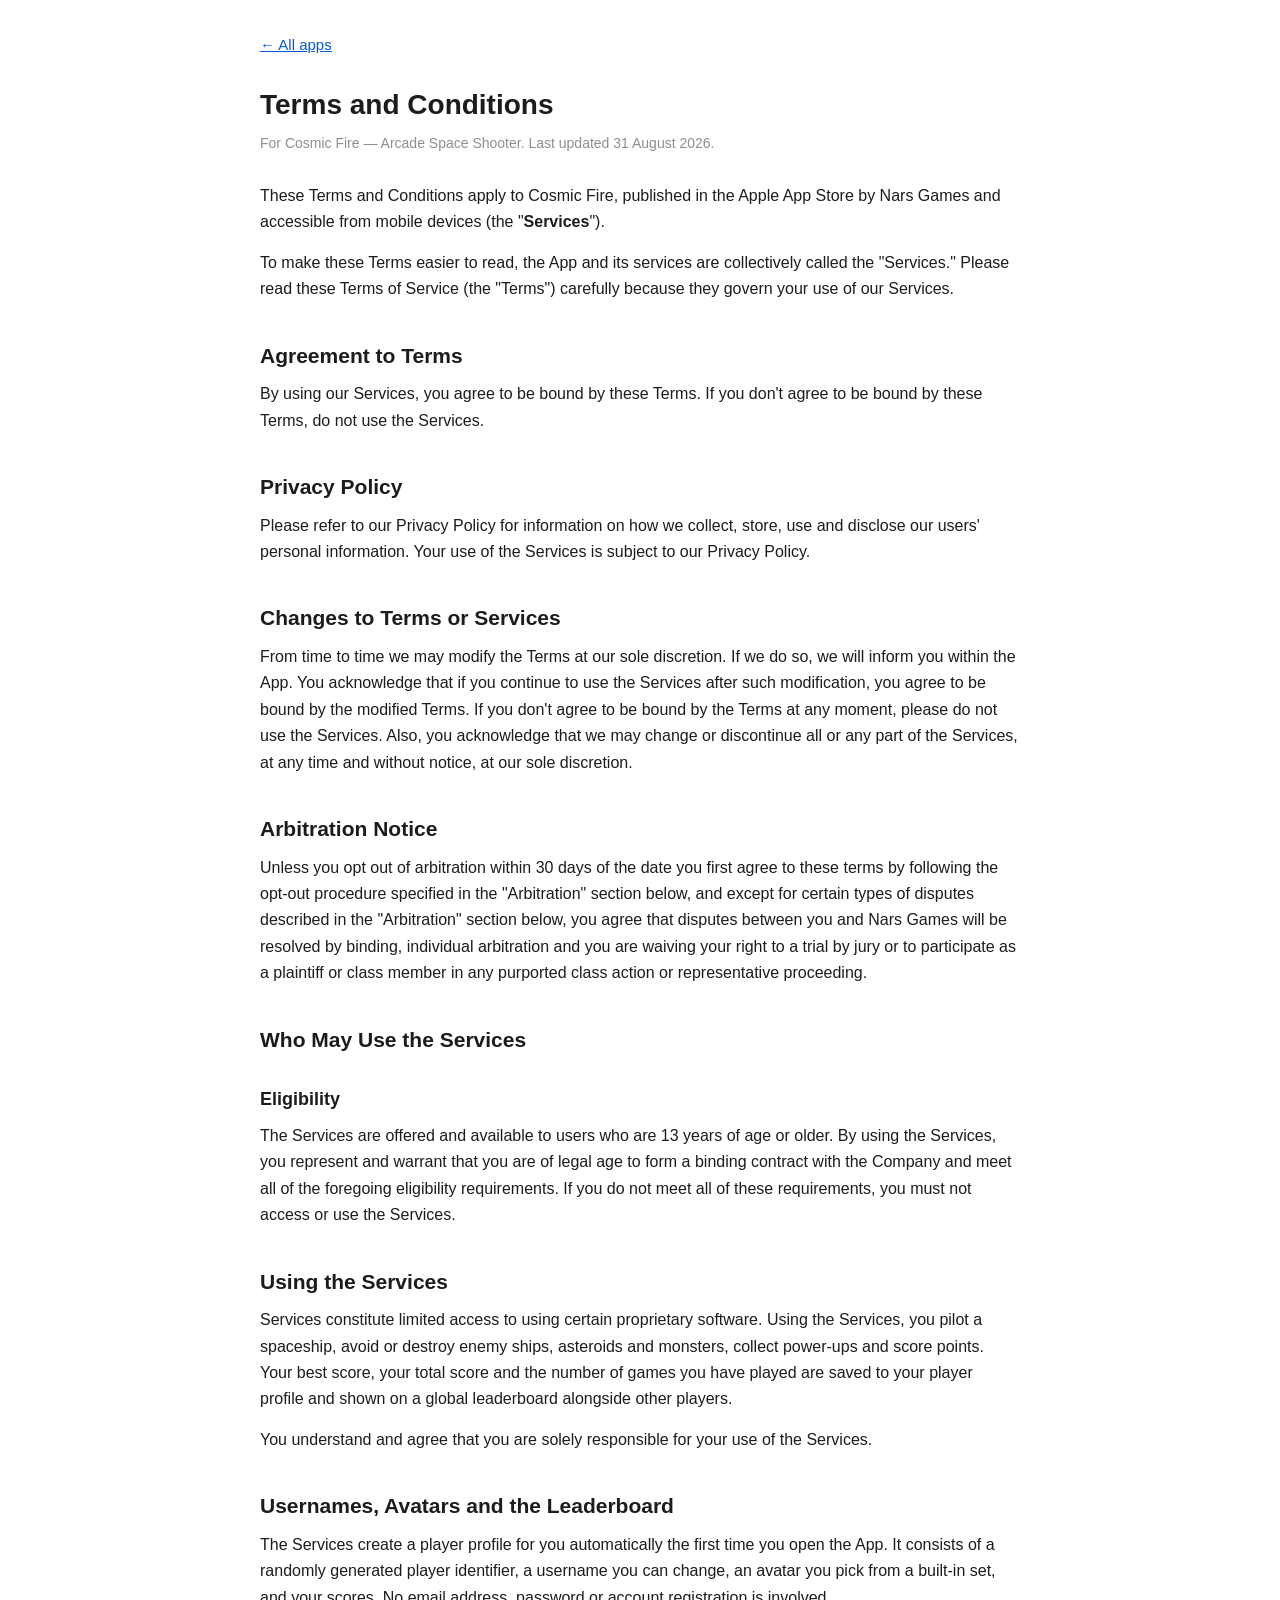
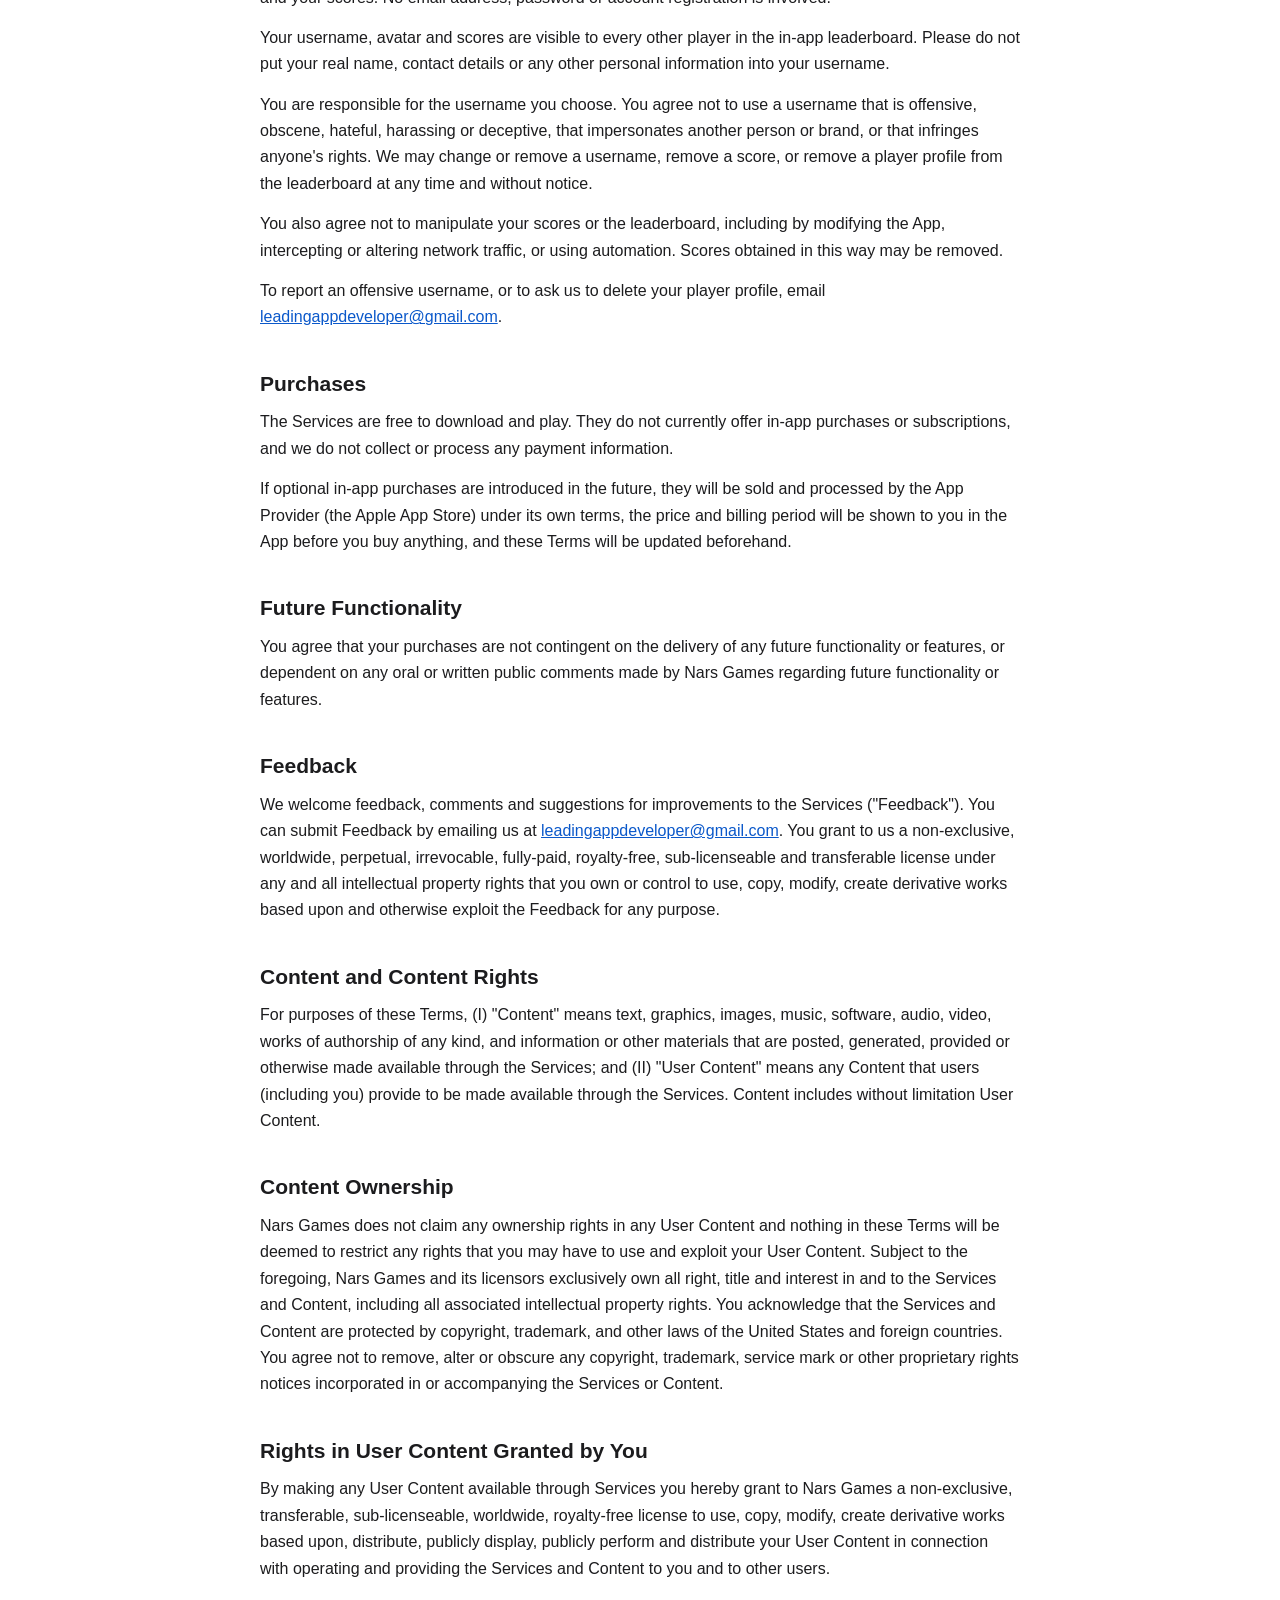
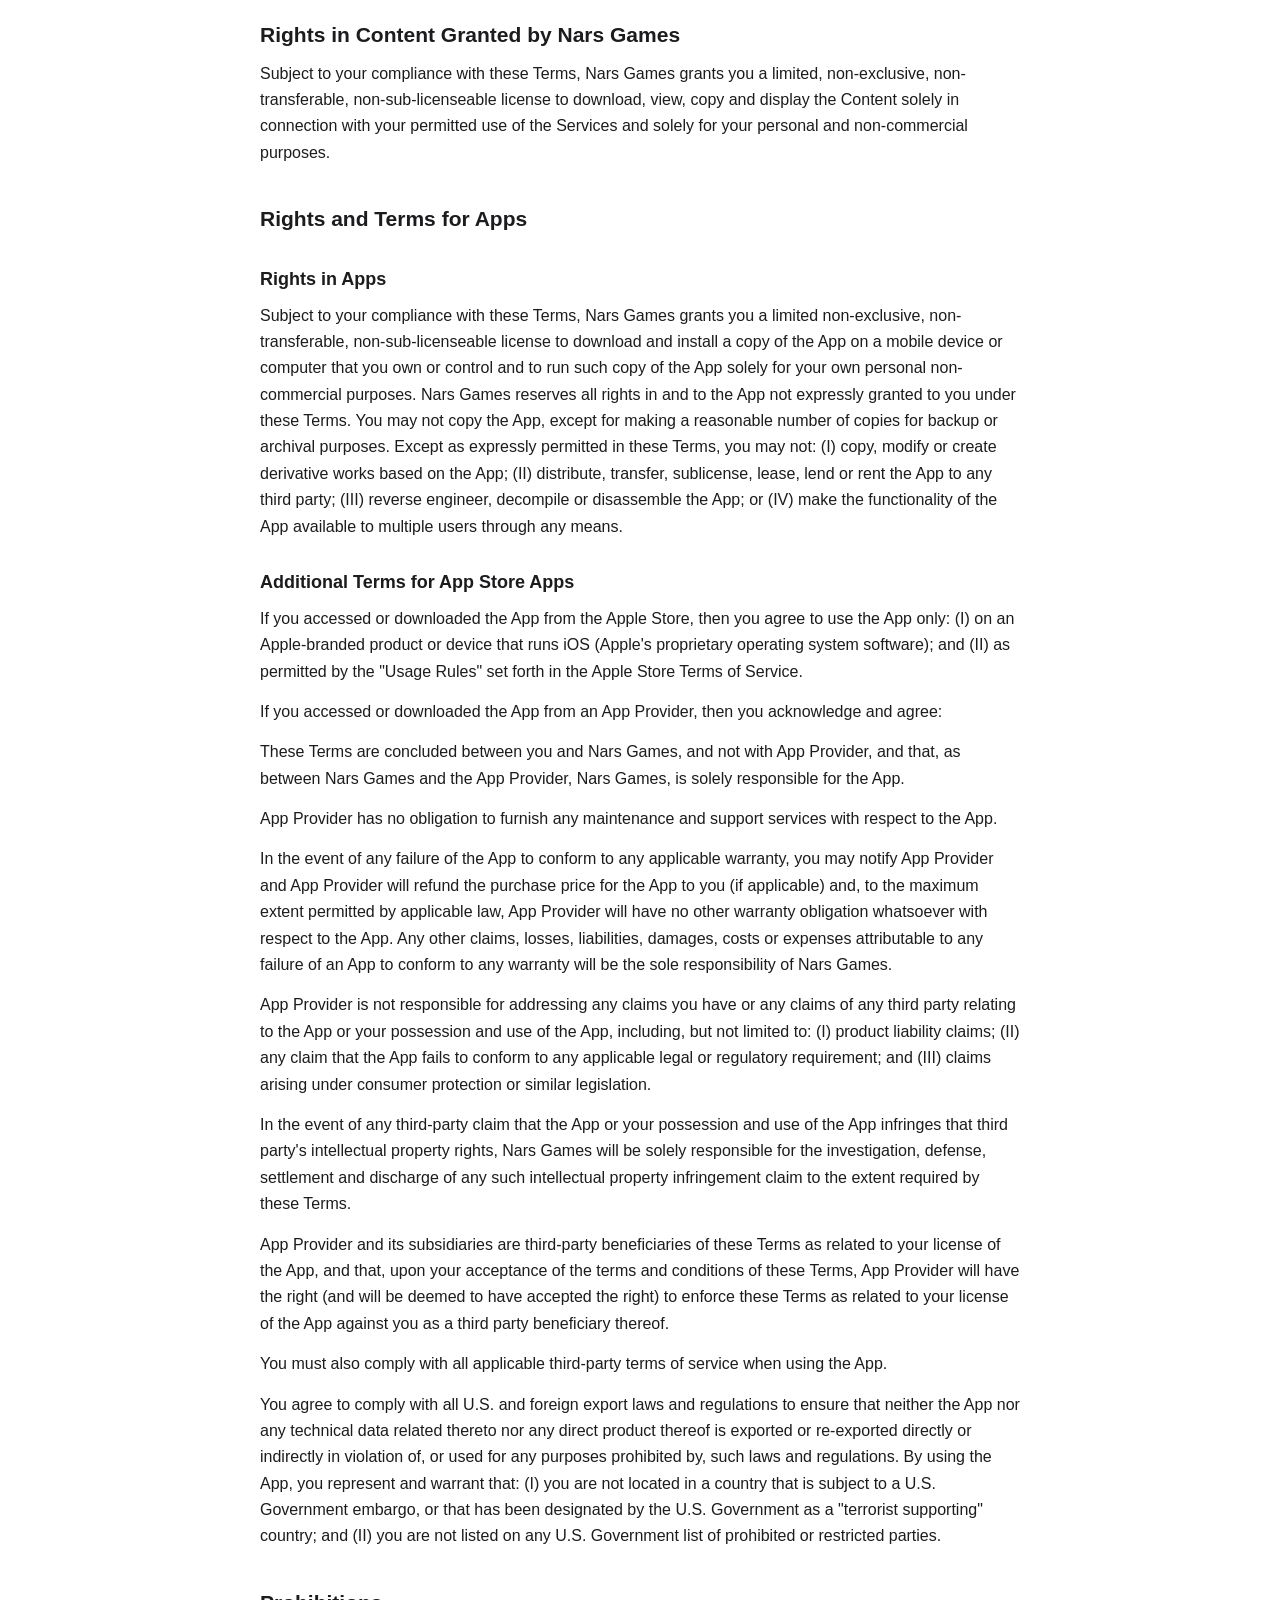
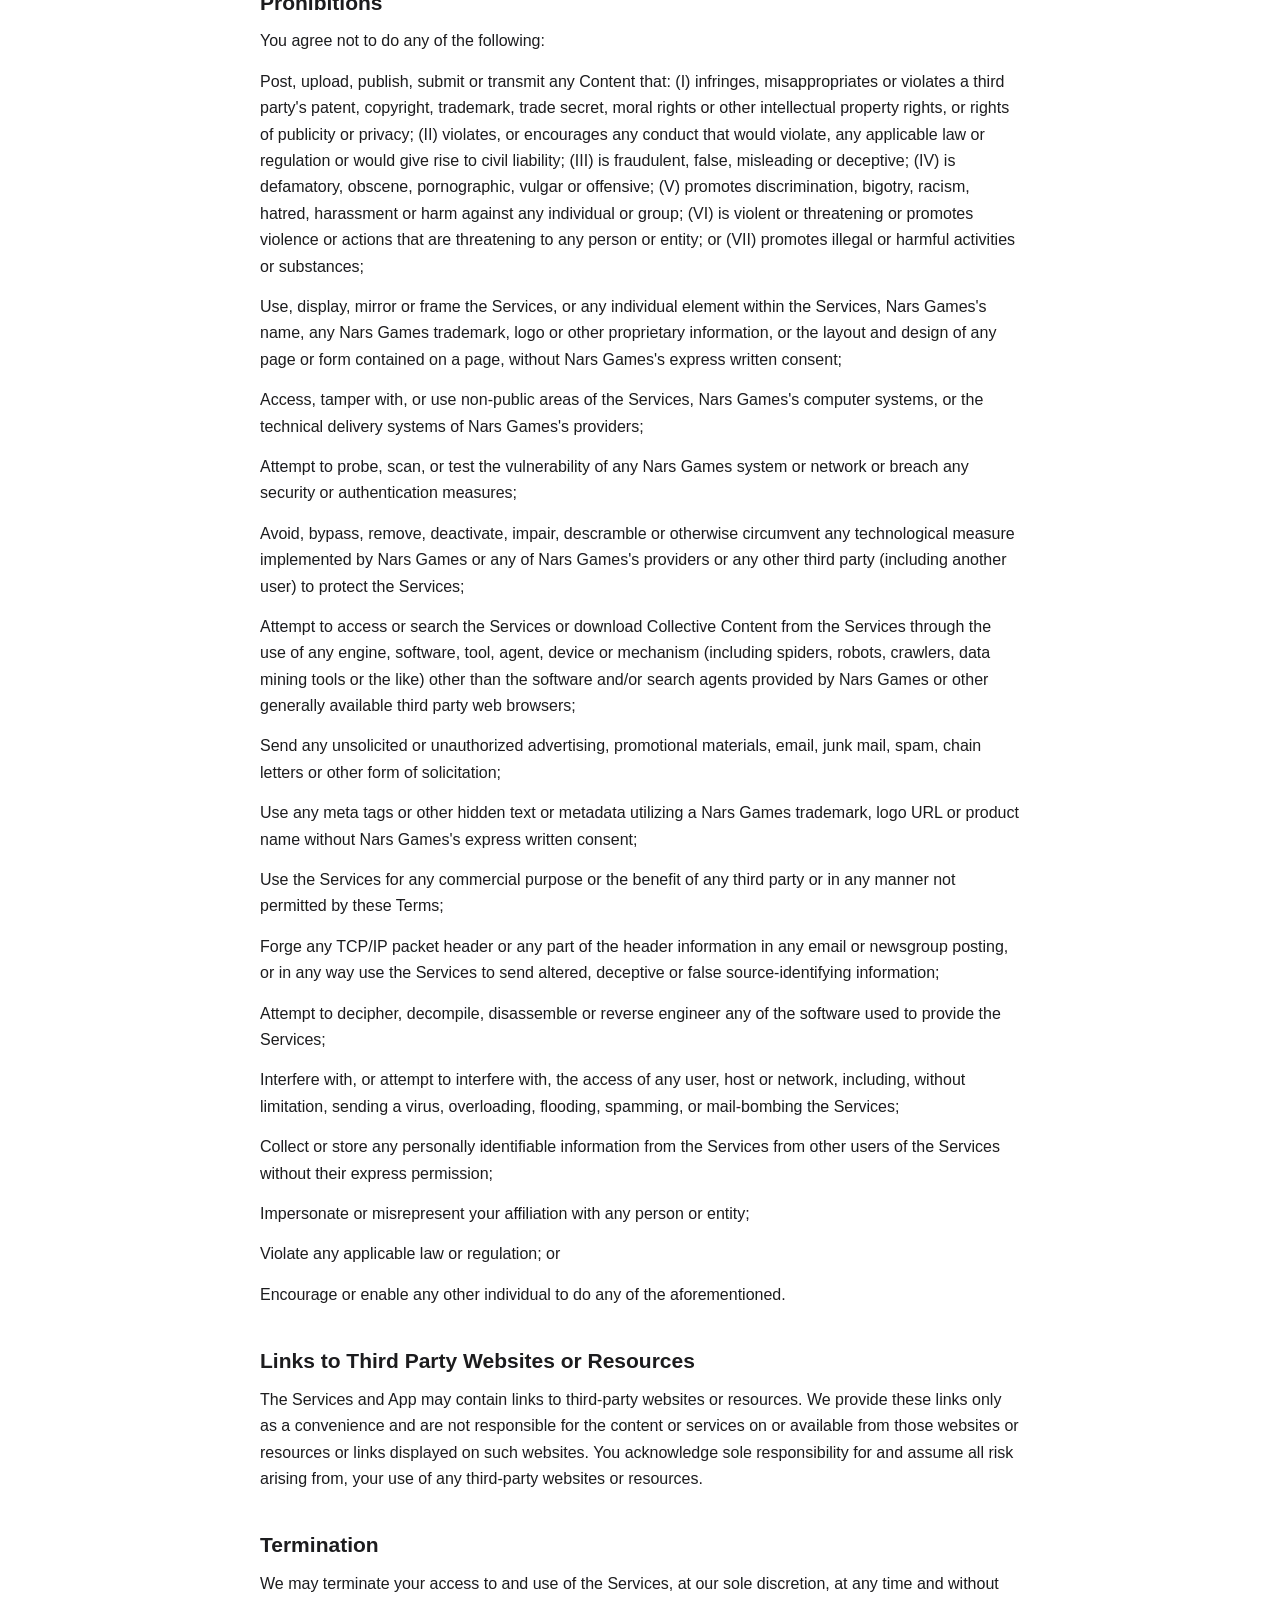
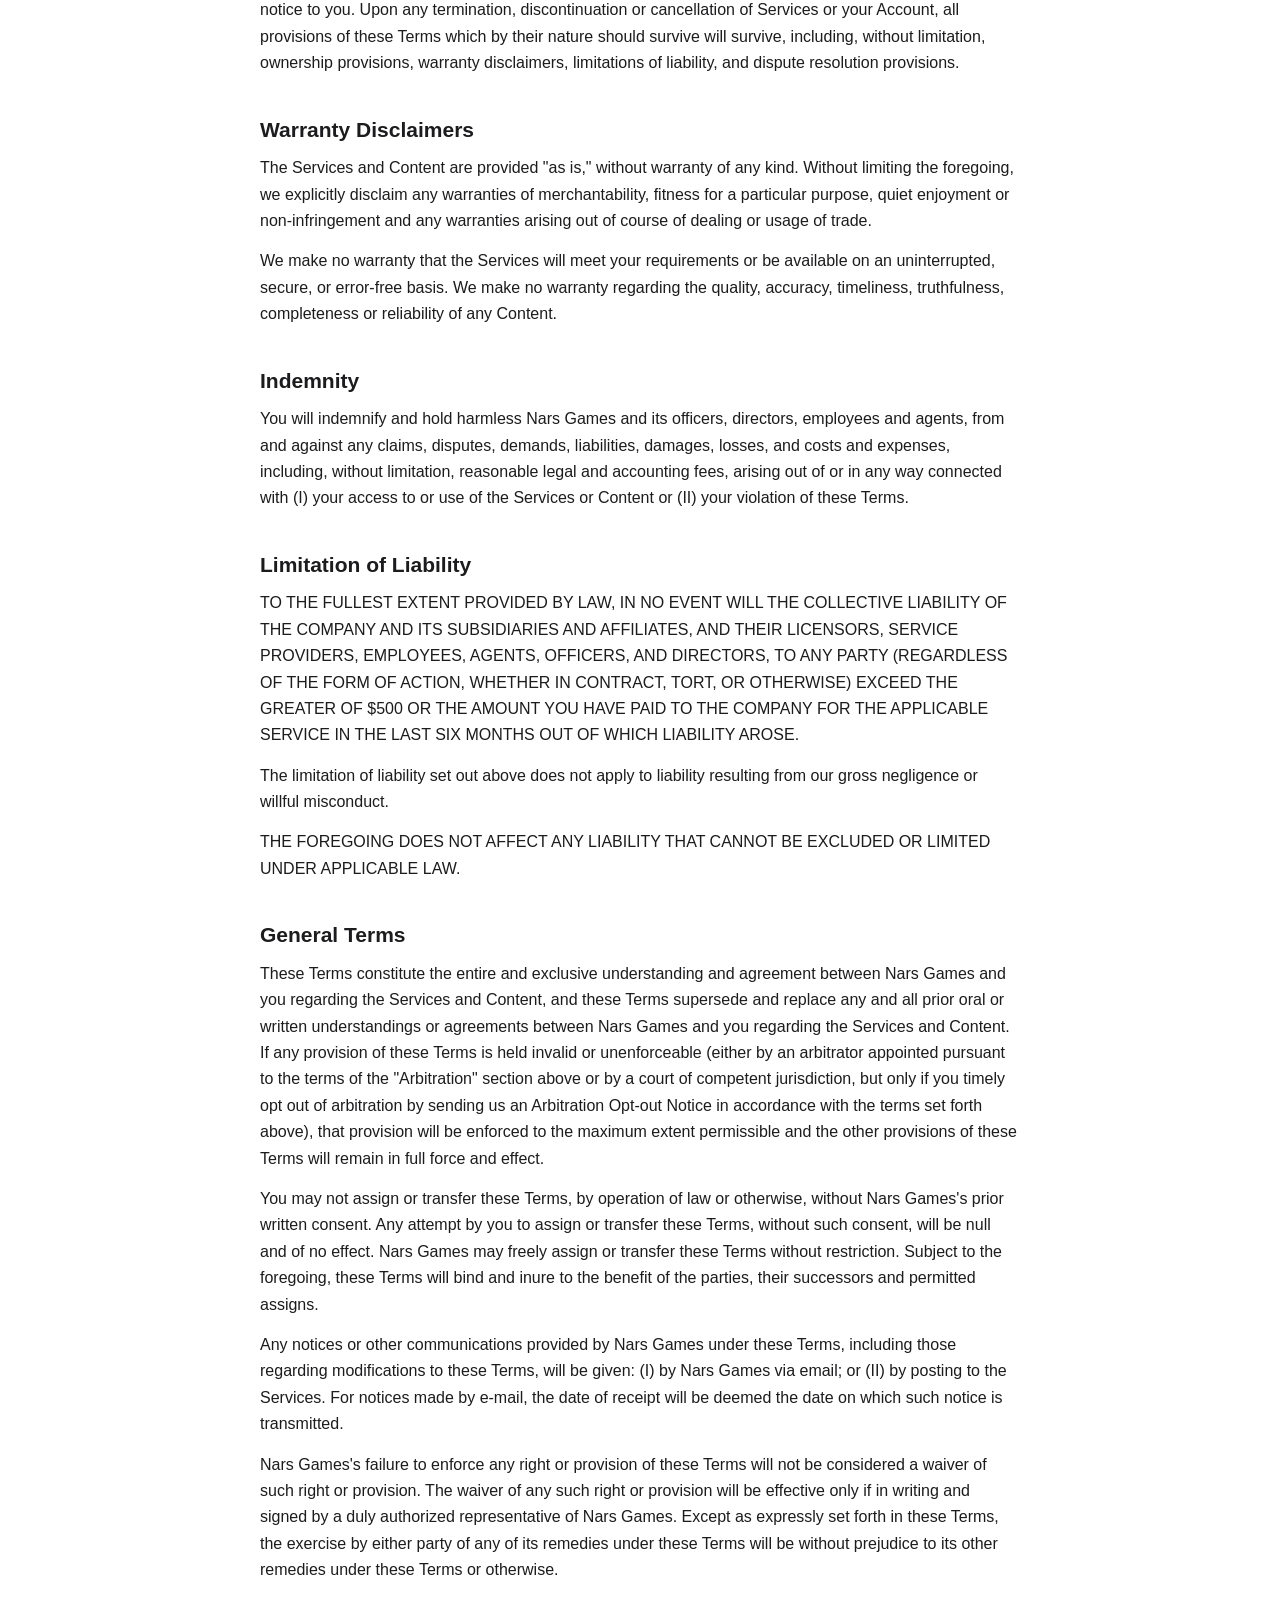
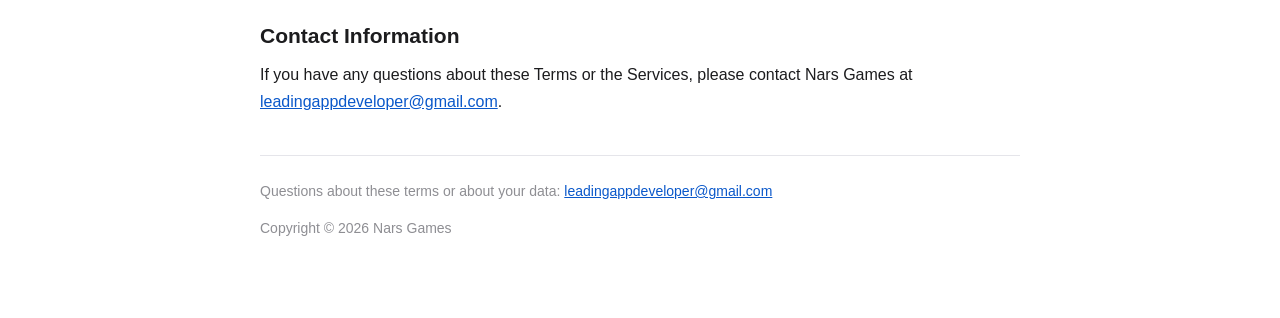
<file: spacewar/terms.html>
<!DOCTYPE html>
<html lang="en">
<head>
<meta charset="utf-8">
<meta name="viewport" content="width=device-width, initial-scale=1">
<title>Terms and Conditions — Cosmic Fire</title>
<style>
  :root { color-scheme: light dark; }
  body {
    margin: 0 auto; padding: 32px 20px 64px; max-width: 760px;
    font: 16px/1.65 -apple-system, BlinkMacSystemFont, "Segoe UI", Roboto, sans-serif;
    color: #1c1c1e; background: #fff;
  }
  @media (prefers-color-scheme: dark) {
    body { color: #f2f2f7; background: #1c1c1e; }
    a { color: #7aa7ff; }
    hr { border-color: #3a3a3c; }
  }
  h1 { font-size: 28px; margin: 0 0 4px; }
  h2 { font-size: 21px; margin: 36px 0 8px; }
  h3, h4, h5, h6 { font-size: 18px; margin: 28px 0 8px; }
  p { margin: 0 0 14px; }
  ul { padding-left: 22px; }
  li { margin: 6px 0; }
  a { color: #0a58ca; }
  .updated { color: #8e8e93; font-size: 14px; margin: 0 0 28px; }
  .back { display: inline-block; margin-bottom: 24px; font-size: 15px; }
  hr { border: 0; border-top: 1px solid #e5e5ea; margin: 40px 0 24px; }
  footer { color: #8e8e93; font-size: 14px; }
</style>
</head>
<body>

<a class="back" href="../index.html">← All apps</a>

<h1>Terms and Conditions</h1>
<p class="updated">For Cosmic Fire — Arcade Space Shooter. Last updated 31 August 2026.</p>

<p>
These Terms and Conditions apply to Cosmic Fire, published in the Apple App
Store by Nars Games and accessible from mobile devices (the
"<strong>Services</strong>").
</p>

<p>
To make these Terms easier to read, the App and its services
are collectively called the "Services." Please read these
Terms of Service (the "Terms") carefully because they govern
your use of our Services.
</p>

<h2>Agreement to Terms</h2>
<p>
By using our Services, you agree to be bound by these Terms.
If you don't agree to be bound by these Terms, do not use
the Services.
</p>

<h2>Privacy Policy</h2>
<p>
Please refer to our Privacy Policy for information on how we
collect, store, use and disclose our users' personal
information. Your use of the Services is subject to our
Privacy Policy.
</p>

<h2>Changes to Terms or Services</h2>
<p>
From time to time we may modify the Terms at our sole
discretion. If we do so, we will inform you within the App.
You acknowledge that if you continue to use the Services
after such modification, you agree to be bound by the
modified Terms. If you don't agree to be bound by the Terms
at any moment, please do not use the Services. Also, you
acknowledge that we may change or discontinue all or any
part of the Services, at any time and without notice, at our
sole discretion.
</p>

<h2>Arbitration Notice</h2>
<p>
Unless you opt out of arbitration within 30 days of the date
you first agree to these terms by following the opt-out
procedure specified in the "Arbitration" section below, and
except for certain types of disputes described in the
"Arbitration" section below, you agree that disputes between
you and Nars Games will be resolved by binding, individual
arbitration and you are waiving your right to a trial by
jury or to participate as a plaintiff or class member in any
purported class action or representative proceeding.
</p>

<h2>Who May Use the Services</h2>
<h3>Eligibility</h3>
<p>
The Services are offered and available to users who are 13
years of age or older. By using the Services, you represent
and warrant that you are of legal age to form a binding
contract with the Company and meet all of the foregoing
eligibility requirements. If you do not meet all of these
requirements, you must not access or use the Services.
</p>

<h2>Using the Services</h2>
<p>
Services constitute limited access to using certain proprietary software. Using the Services, you pilot a spaceship, avoid or destroy enemy ships, asteroids and monsters, collect power-ups and score points. Your best score, your total score and the number of games you have played are saved to your player profile and shown on a global leaderboard alongside other players.
</p>

<p>
You understand and agree that you are solely responsible for
your use of the Services.
</p>

<h2>Usernames, Avatars and the Leaderboard</h2>
<p>
The Services create a player profile for you automatically the first time you
open the App. It consists of a randomly generated player identifier, a username
you can change, an avatar you pick from a built-in set, and your scores. No email
address, password or account registration is involved.
</p>
<p>
Your username, avatar and scores are visible to every other player in the in-app
leaderboard. Please do not put your real name, contact details or any other
personal information into your username.
</p>
<p>
You are responsible for the username you choose. You agree not to use a username
that is offensive, obscene, hateful, harassing or deceptive, that impersonates
another person or brand, or that infringes anyone's rights. We may change or
remove a username, remove a score, or remove a player profile from the
leaderboard at any time and without notice.
</p>
<p>
You also agree not to manipulate your scores or the leaderboard, including by
modifying the App, intercepting or altering network traffic, or using automation.
Scores obtained in this way may be removed.
</p>
<p>
To report an offensive username, or to ask us to delete your player profile,
email <a href="mailto:leadingappdeveloper@gmail.com">leadingappdeveloper@gmail.com</a>.
</p>

<h2>Purchases</h2>
<p>
The Services are free to download and play. They do not currently offer in-app
purchases or subscriptions, and we do not collect or process any payment
information.
</p>

<p>
If optional in-app purchases are introduced in the future, they will be sold and
processed by the App Provider (the Apple App Store) under its own terms, the
price and billing period will be shown to you in the App before you buy anything,
and these Terms will be updated beforehand.
</p>

<h2>Future Functionality</h2>
<p>
You agree that your purchases are not contingent on the
delivery of any future functionality or features, or
dependent on any oral or written public comments made by
Nars Games regarding future functionality or features.
</p>

<h2>Feedback</h2>
<p>
We welcome feedback, comments and suggestions for
improvements to the Services ("Feedback"). You can submit
Feedback by emailing us at
<a href="mailto:leadingappdeveloper@gmail.com">leadingappdeveloper@gmail.com</a>.
You grant to us a non-exclusive, worldwide, perpetual,
irrevocable, fully-paid, royalty-free, sub-licenseable and
transferable license under any and all intellectual property
rights that you own or control to use, copy, modify, create
derivative works based upon and otherwise exploit the
Feedback for any purpose.
</p>

<h2>Content and Content Rights</h2>
<p>
For purposes of these Terms, (I) "Content" means text,
graphics, images, music, software, audio, video, works of
authorship of any kind, and information or other materials
that are posted, generated, provided or otherwise made
available through the Services; and (II) "User Content"
means any Content that users (including you) provide to be
made available through the Services. Content includes
without limitation User Content.
</p>

<h2>Content Ownership</h2>
<p>
Nars Games does not claim any ownership rights in any User
Content and nothing in these Terms will be deemed to
restrict any rights that you may have to use and exploit
your User Content. Subject to the foregoing, Nars Games and
its licensors exclusively own all right, title and interest
in and to the Services and Content, including all associated
intellectual property rights. You acknowledge that the
Services and Content are protected by copyright, trademark,
and other laws of the United States and foreign countries.
You agree not to remove, alter or obscure any copyright,
trademark, service mark or other proprietary rights notices
incorporated in or accompanying the Services or Content.
</p>

<h2>Rights in User Content Granted by You</h2>
<p>
By making any User Content available through Services you
hereby grant to Nars Games a non-exclusive, transferable,
sub-licenseable, worldwide, royalty-free license to use,
copy, modify, create derivative works based upon,
distribute, publicly display, publicly perform and
distribute your User Content in connection with operating
and providing the Services and Content to you and to other
users.
</p>

<h2>Rights in Content Granted by Nars Games</h2>
<p>
Subject to your compliance with these Terms, Nars Games
grants you a limited, non-exclusive, non-transferable,
non-sub-licenseable license to download, view, copy and
display the Content solely in connection with your permitted
use of the Services and solely for your personal and
non-commercial purposes.
</p>

<h2>Rights and Terms for Apps</h2>
<h3>Rights in Apps</h3>
<p>
Subject to your compliance with these Terms, Nars Games
grants you a limited non-exclusive, non-transferable,
non-sub-licenseable license to download and install a copy
of the App on a mobile device or computer that you own or
control and to run such copy of the App solely for your own
personal non-commercial purposes. Nars Games reserves all
rights in and to the App not expressly granted to you under
these Terms. You may not copy the App, except for making a
reasonable number of copies for backup or archival purposes.
Except as expressly permitted in these Terms, you may not:
(I) copy, modify or create derivative works based on the
App; (II) distribute, transfer, sublicense, lease, lend or
rent the App to any third party; (III) reverse engineer,
decompile or disassemble the App; or (IV) make the
functionality of the App available to multiple users through
any means.
</p>

<h3>Additional Terms for App Store Apps</h3>
<p>
If you accessed or downloaded the App from the Apple Store,
then you agree to use the App only: (I) on an Apple-branded
product or device that runs iOS (Apple's proprietary
operating system software); and (II) as permitted by the
"Usage Rules" set forth in the Apple Store Terms of Service.
</p>
<p>
If you accessed or downloaded the App from an App Provider,
then you acknowledge and agree:
</p>

<p>
These Terms are concluded between you and Nars Games,
and not with App Provider, and that, as between Nars
Games and the App Provider, Nars Games, is solely
responsible for the App.
</p>

<p>
App Provider has no obligation to furnish any
maintenance and support services with respect to the
App.
</p>

<p>
In the event of any failure of the App to conform to any
applicable warranty, you may notify App Provider and App
Provider will refund the purchase price for the App to
you (if applicable) and, to the maximum extent permitted
by applicable law, App Provider will have no other
warranty obligation whatsoever with respect to the App.
Any other claims, losses, liabilities, damages, costs or
expenses attributable to any failure of an App to
conform to any warranty will be the sole responsibility
of Nars Games.
</p>

<p>
App Provider is not responsible for addressing any
claims you have or any claims of any third party
relating to the App or your possession and use of the
App, including, but not limited to: (I) product
liability claims; (II) any claim that the App fails to
conform to any applicable legal or regulatory
requirement; and (III) claims arising under consumer
protection or similar legislation.
</p>

<p>
In the event of any third-party claim that the App or
your possession and use of the App infringes that third
party's intellectual property rights, Nars Games will be
solely responsible for the investigation, defense,
settlement and discharge of any such intellectual
property infringement claim to the extent required by
these Terms.
</p>

<p>
App Provider and its subsidiaries are third-party
beneficiaries of these Terms as related to your license
of the App, and that, upon your acceptance of the terms
and conditions of these Terms, App Provider will have
the right (and will be deemed to have accepted the
right) to enforce these Terms as related to your license
of the App against you as a third party beneficiary
thereof.
</p>

<p>
You must also comply with all applicable third-party
terms of service when using the App.
</p>

<p>
You agree to comply with all U.S. and foreign export
laws and regulations to ensure that neither the App nor
any technical data related thereto nor any direct
product thereof is exported or re-exported directly or
indirectly in violation of, or used for any purposes
prohibited by, such laws and regulations. By using the
App, you represent and warrant that: (I) you are not
located in a country that is subject to a U.S.
Government embargo, or that has been designated by the
U.S. Government as a "terrorist supporting" country; and
(II) you are not listed on any U.S. Government list of
prohibited or restricted parties.
</p>

<h2>Prohibitions</h2>
<p>You agree not to do any of the following:</p>

<p>
Post, upload, publish, submit or transmit any Content
that: (I) infringes, misappropriates or violates a third
party's patent, copyright, trademark, trade secret,
moral rights or other intellectual property rights, or
rights of publicity or privacy; (II) violates, or
encourages any conduct that would violate, any
applicable law or regulation or would give rise to civil
liability; (III) is fraudulent, false, misleading or
deceptive; (IV) is defamatory, obscene, pornographic,
vulgar or offensive; (V) promotes discrimination,
bigotry, racism, hatred, harassment or harm against any
individual or group; (VI) is violent or threatening or
promotes violence or actions that are threatening to any
person or entity; or (VII) promotes illegal or harmful
activities or substances;
</p>

<p>
Use, display, mirror or frame the Services, or any
individual element within the Services, Nars Games's
name, any Nars Games trademark, logo or other
proprietary information, or the layout and design of any
page or form contained on a page, without Nars Games's
express written consent;
</p>

<p>
Access, tamper with, or use non-public areas of the
Services, Nars Games's computer systems, or the
technical delivery systems of Nars Games's providers;
</p>

<p>
Attempt to probe, scan, or test the vulnerability of any
Nars Games system or network or breach any security or
authentication measures;
</p>

<p>
Avoid, bypass, remove, deactivate, impair, descramble or
otherwise circumvent any technological measure
implemented by Nars Games or any of Nars Games's
providers or any other third party (including another
user) to protect the Services;
</p>

<p>
Attempt to access or search the Services or download
Collective Content from the Services through the use of
any engine, software, tool, agent, device or mechanism
(including spiders, robots, crawlers, data mining tools
or the like) other than the software and/or search
agents provided by Nars Games or other generally
available third party web browsers;
</p>

<p>
Send any unsolicited or unauthorized advertising,
promotional materials, email, junk mail, spam, chain
letters or other form of solicitation;
</p>

<p>
Use any meta tags or other hidden text or metadata
utilizing a Nars Games trademark, logo URL or product
name without Nars Games's express written consent;
</p>

<p>
Use the Services for any commercial purpose or the
benefit of any third party or in any manner not
permitted by these Terms;
</p>

<p>
Forge any TCP/IP packet header or any part of the header
information in any email or newsgroup posting, or in any
way use the Services to send altered, deceptive or false
source-identifying information;
</p>

<p>
Attempt to decipher, decompile, disassemble or reverse
engineer any of the software used to provide the
Services;
</p>

<p>
Interfere with, or attempt to interfere with, the access
of any user, host or network, including, without
limitation, sending a virus, overloading, flooding,
spamming, or mail-bombing the Services;
</p>

<p>
Collect or store any personally identifiable information
from the Services from other users of the Services
without their express permission;
</p>

<p>
Impersonate or misrepresent your affiliation with any
person or entity;
</p>

<p>Violate any applicable law or regulation; or</p>

<p>
Encourage or enable any other individual to do any of
the aforementioned.
</p>

<h2>Links to Third Party Websites or Resources</h2>
<p>
The Services and App may contain links to third-party
websites or resources. We provide these links only as a
convenience and are not responsible for the content or
services on or available from those websites or resources or
links displayed on such websites. You acknowledge sole
responsibility for and assume all risk arising from, your
use of any third-party websites or resources.
</p>

<h2>Termination</h2>
<p>
We may terminate your access to and use of the Services, at
our sole discretion, at any time and without notice to you.
Upon any termination, discontinuation or
cancellation of Services or your Account, all provisions of
these Terms which by their nature should survive will
survive, including, without limitation, ownership
provisions, warranty disclaimers, limitations of liability,
and dispute resolution provisions.
</p>

<h2>Warranty Disclaimers</h2>
<p>
The Services and Content are provided "as is," without
warranty of any kind. Without limiting the foregoing, we
explicitly disclaim any warranties of merchantability,
fitness for a particular purpose, quiet enjoyment or
non-infringement and any warranties arising out of course of
dealing or usage of trade.
</p>

<p>
We make no warranty that the Services will meet your
requirements or be available on an uninterrupted, secure, or
error-free basis. We make no warranty regarding the quality,
accuracy, timeliness, truthfulness, completeness or
reliability of any Content.
</p>

<h2>Indemnity</h2>
<p>
You will indemnify and hold harmless Nars Games and its
officers, directors, employees and agents, from and against
any claims, disputes, demands, liabilities, damages, losses,
and costs and expenses, including, without limitation,
reasonable legal and accounting fees, arising out of or in
any way connected with (I) your access to or use of the
Services or Content or (II) your violation of these Terms.
</p>

<h2>Limitation of Liability</h2>
<p>
TO THE FULLEST EXTENT PROVIDED BY LAW, IN NO EVENT WILL THE
COLLECTIVE LIABILITY OF THE COMPANY AND ITS SUBSIDIARIES AND
AFFILIATES, AND THEIR LICENSORS, SERVICE PROVIDERS,
EMPLOYEES, AGENTS, OFFICERS, AND DIRECTORS, TO ANY PARTY
(REGARDLESS OF THE FORM OF ACTION, WHETHER IN CONTRACT,
TORT, OR OTHERWISE) EXCEED THE GREATER OF $500 OR THE AMOUNT
YOU HAVE PAID TO THE COMPANY FOR THE APPLICABLE SERVICE IN
THE LAST SIX MONTHS OUT OF WHICH LIABILITY AROSE.
</p>

<p>
The limitation of liability set out above does not apply to
liability resulting from our gross negligence or willful
misconduct.
</p>

<p>
THE FOREGOING DOES NOT AFFECT ANY LIABILITY THAT CANNOT BE
EXCLUDED OR LIMITED UNDER APPLICABLE LAW.
</p>

<h2>General Terms</h2>
<p>
These Terms constitute the entire and exclusive
understanding and agreement between Nars Games and you
regarding the Services and Content, and these Terms
supersede and replace any and all prior oral or written
understandings or agreements between Nars Games and you
regarding the Services and Content. If any provision of
these Terms is held invalid or unenforceable (either by an
arbitrator appointed pursuant to the terms of the
"Arbitration" section above or by a court of competent
jurisdiction, but only if you timely opt out of arbitration
by sending us an Arbitration Opt-out Notice in accordance
with the terms set forth above), that provision will be
enforced to the maximum extent permissible and the other
provisions of these Terms will remain in full force and
effect.
</p>

<p>
You may not assign or transfer these Terms, by operation of
law or otherwise, without Nars Games's prior written
consent. Any attempt by you to assign or transfer these
Terms, without such consent, will be null and of no effect.
Nars Games may freely assign or transfer these Terms without
restriction. Subject to the foregoing, these Terms will bind
and inure to the benefit of the parties, their successors
and permitted assigns.
</p>

<p>
Any notices or other communications provided by Nars Games
under these Terms, including those regarding modifications
to these Terms, will be given: (I) by Nars Games via email;
or (II) by posting to the Services. For notices made by
e-mail, the date of receipt will be deemed the date on which
such notice is transmitted.
</p>

<p>
Nars Games's failure to enforce any right or provision of
these Terms will not be considered a waiver of such right or
provision. The waiver of any such right or provision will be
effective only if in writing and signed by a duly authorized
representative of Nars Games. Except as expressly set forth
in these Terms, the exercise by either party of any of its
remedies under these Terms will be without prejudice to its
other remedies under these Terms or otherwise.
</p>

<h2>Contact Information</h2>
<p>
If you have any questions about these Terms or the Services,
please contact Nars Games at
<a href="mailto:leadingappdeveloper@gmail.com">leadingappdeveloper@gmail.com</a>.
</p>

<!-- ***** Features Big Item End ***** -->
<!-- // end .section -->
<!-- ***** Footer Start ***** -->

<hr>
<footer>
  <p>Questions about these terms or about your data:
     <a href="mailto:leadingappdeveloper@gmail.com">leadingappdeveloper@gmail.com</a></p>
  <p>Copyright © 2026 Nars Games</p>
</footer>

</body>
</html>
</file>
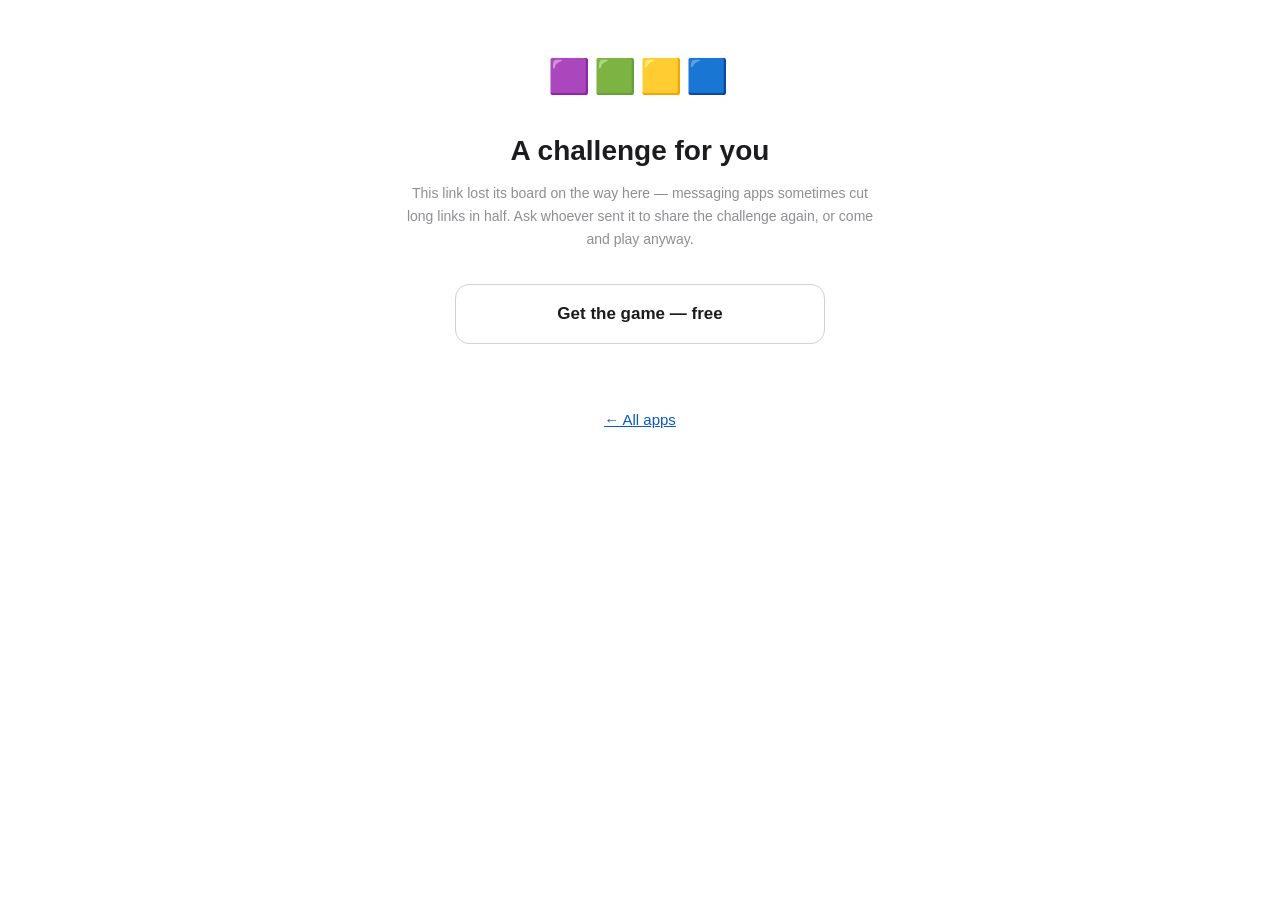
<file: wordonline/duel.html>
<!DOCTYPE html>
<html lang="en">
<head>
<meta charset="utf-8">
<meta name="viewport" content="width=device-width, initial-scale=1">
<title>A challenge for you — Oh My Word!</title>
<meta name="description" content="Someone has challenged you to a board in Oh My Word! — the same letters, and a score to beat.">
<style>
  :root { color-scheme: light dark; }
  body {
    margin: 0 auto; padding: 48px 20px 64px; max-width: 480px;
    font: 16px/1.65 -apple-system, BlinkMacSystemFont, "Segoe UI", Roboto, sans-serif;
    color: #1c1c1e; background: #fff; text-align: center;
  }
  @media (prefers-color-scheme: dark) {
    body { color: #f2f2f7; background: #1c1c1e; }
    a { color: #7aa7ff; }
    .card { background: #2c2c2e; }
    a.secondary { color: #f2f2f7; border-color: #48484a; }
  }
  [hidden] { display: none !important; }
  h1 { font-size: 28px; margin: 0 0 8px; }
  p { margin: 0 0 16px; }
  .tiles { font-size: 34px; letter-spacing: 4px; margin: 0 0 24px; }
  .card {
    margin: 0 0 8px; padding: 20px; border-radius: 16px; background: #f2f2f7;
  }
  .score { font-size: 40px; font-weight: 700; line-height: 1.1; }
  .who { font-size: 17px; margin: 0; }
  .detail { color: #8e8e93; font-size: 15px; margin: 4px 0 0; }
  .actions { margin: 32px 0 24px; }
  a.button {
    display: block; margin: 0 auto 12px; max-width: 320px;
    padding: 15px 24px; border-radius: 14px;
    font-size: 17px; font-weight: 600; text-decoration: none;
    background: #0a58ca; color: #fff;
  }
  a.secondary { background: transparent; color: #1c1c1e; border: 1px solid #d1d1d6; }
  .hint { color: #8e8e93; font-size: 14px; }
  .back { display: inline-block; margin-top: 40px; font-size: 15px; }
  a { color: #0a58ca; }
</style>
</head>
<body>

<p class="tiles">🟪🟩🟨🟦</p>

<h1>A challenge for you</h1>

<div class="card" id="card" hidden>
  <p class="score" id="score"></p>
  <p class="who" id="who"></p>
  <p class="detail" id="detail"></p>
</div>

<p id="intro">
  Someone has sent you a board in <strong>Oh My Word!</strong> — the same
  letters, in the same order, and a score to beat.
</p>

<p class="hint" id="missing" hidden>
  This link lost its board on the way here — messaging apps sometimes cut long
  links in half. Ask whoever sent it to share the challenge again, or come and
  play anyway.
</p>

<div class="actions">
  <a class="button" id="open" href="#">Open in Oh My Word!</a>
  <a class="button secondary" id="install"
     href="https://apps.apple.com/app/id6475891520">Get the game — free</a>
</div>

<p class="hint" id="hint">
  Already have it? Tap <em>Open in Oh My Word!</em> Just installed it? Come back
  to this page and tap it again — the board is waiting.
</p>

<a class="back" href="../index.html">← All apps</a>

<script>
  (function () {
    // The app registers a different URL scheme per build. Prod is the default;
    // a test build appends its own so the loop can be tried end to end.
    var params = new URLSearchParams(window.location.search);
    var requested = params.get('s') || '';
    var scheme = /^[a-z]+$/.test(requested) ? requested : 'wordonline';

    var open = document.getElementById('open');
    var card = document.getElementById('card');
    var intro = document.getElementById('intro');
    var hint = document.getElementById('hint');
    var missing = document.getElementById('missing');

    render();

    // Two challenges from the same person are two links to this page differing
    // only in their fragment, and the browser answers the second one without
    // reloading anything. Without this, tapping it would show the first
    // challenge again — the wrong score, and the wrong board behind the button.
    window.addEventListener('hashchange', render);

    function render() {
      // The board rides in the fragment, so it is never sent to the server: the
      // challenge stays between the two players.
      var code = window.location.hash.replace(/^#/, '');
      var duel = code ? decode(code) : null;

      if (!duel) {
        // The app refuses a damaged link rather than opening it onto letters
        // the challenger never saw, so this page says the same thing. Offering
        // "Open in Oh My Word!" here would only fail silently in the app.
        card.hidden = true;
        intro.hidden = true;
        hint.hidden = true;
        open.hidden = true;
        missing.hidden = false;
        return;
      }

      open.href = scheme + '://duel/' + encodeURIComponent(code);

      // Say what the challenge actually is. Most people reading this do not
      // have the game yet, and "beat 187" is a better reason to install it than
      // anything this page could say on its own.
      document.getElementById('score').textContent = duel.score;
      document.getElementById('who').textContent = duel.name + ' scored this';
      document.getElementById('detail').textContent =
        duel.words === 1 ? 'with 1 word' : 'with ' + duel.words + ' words';
      intro.textContent = 'Same letters, in the same order. Beat ' + duel.score + '.';

      card.hidden = false;
      intro.hidden = false;
      hint.hidden = false;
      open.hidden = false;
      missing.hidden = true;
    }

    // Deliberately no automatic redirect. Roughly half the people opening this
    // do not have the app, and a jump to an unknown URL scheme greets them with
    // a Safari error before they have seen the button that installs it.

    /// Mirrors `BoardDuel.init?(code:)`. Both sides have to accept and refuse
    /// exactly the same links, or the page promises a game the app declines.
    function decode(code) {
      var payload;

      try {
        var base64 = code.replace(/-/g, '+').replace(/_/g, '/');
        while (base64.length % 4) { base64 += '='; }
        var bytes = Uint8Array.from(atob(base64), function (character) {
          return character.charCodeAt(0);
        });
        payload = new TextDecoder('utf-8', { fatal: true }).decode(bytes);
      } catch (error) {
        return null;
      }

      var parts = payload.split('|');

      // Version, checksum, then the body — which keeps its own separators, and
      // so any the player put in their name.
      if (parts.length < 7 || parts[0] !== '1') {
        return null;
      }

      var body = parts.slice(2).join('|');

      if (parts[1] !== checksum(body)) {
        return null;
      }

      var fields = body.split('|');
      var name = fields.slice(4).join('|');

      if (!/^[0-9a-f]{16}$/.test(fields[0])
          || !/^[0-9]+$/.test(fields[2])
          || !/^[0-9]+$/.test(fields[3])
          || !name) {
        return null;
      }

      return { name: name, score: fields[2], words: Number(fields[3]) };
    }

    /// FNV-1a, 64-bit, folded to twenty-four bits — the same six hexadecimal
    /// digits `BoardDuel` writes.
    function checksum(text) {
      var mask = 0xFFFFFFFFFFFFFFFFn;
      var hash = 0xCBF29CE484222325n;
      var bytes = new TextEncoder().encode(text);

      for (var index = 0; index < bytes.length; index++) {
        hash ^= BigInt(bytes[index]);
        hash = (hash * 0x100000001B3n) & mask;
      }

      var folded = (hash ^ (hash >> 24n) ^ (hash >> 48n)) & 0xFFFFFFn;
      return folded.toString(16).padStart(6, '0');
    }
  })();
</script>

</body>
</html>
</file>
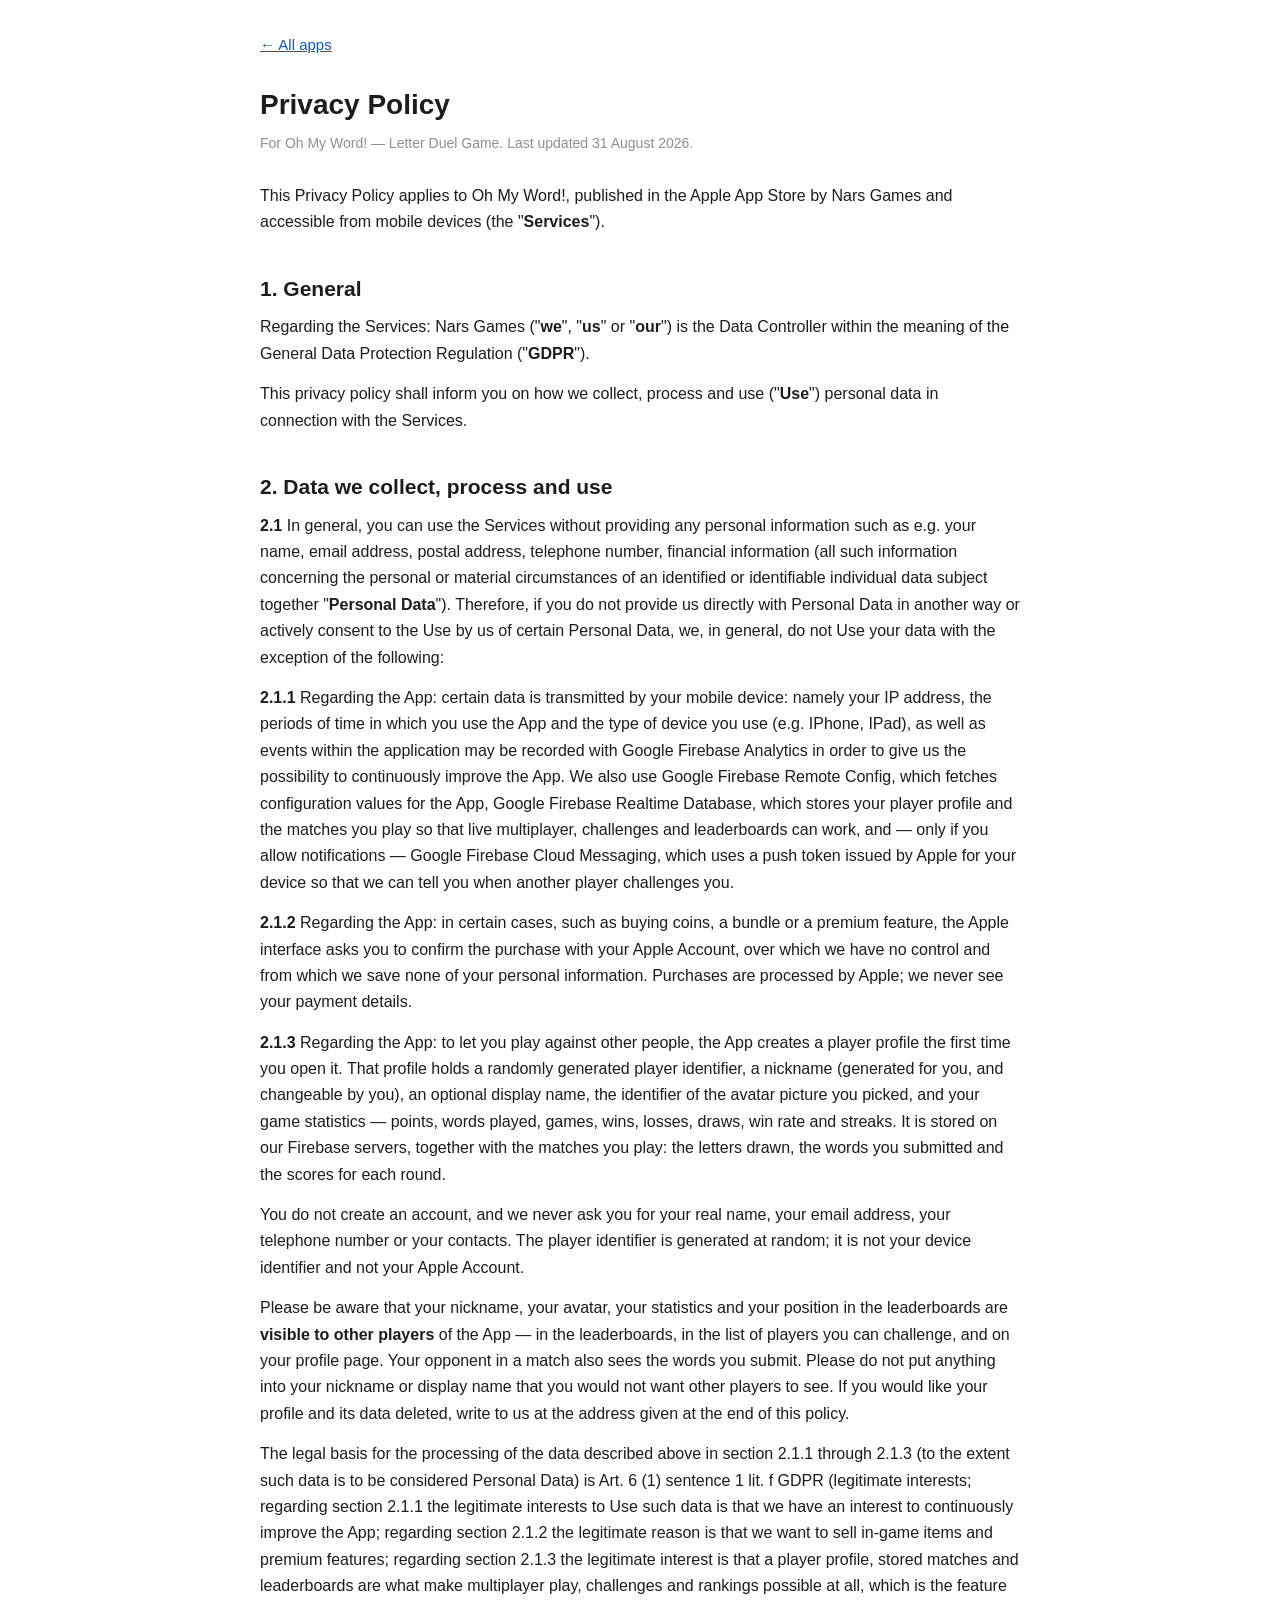
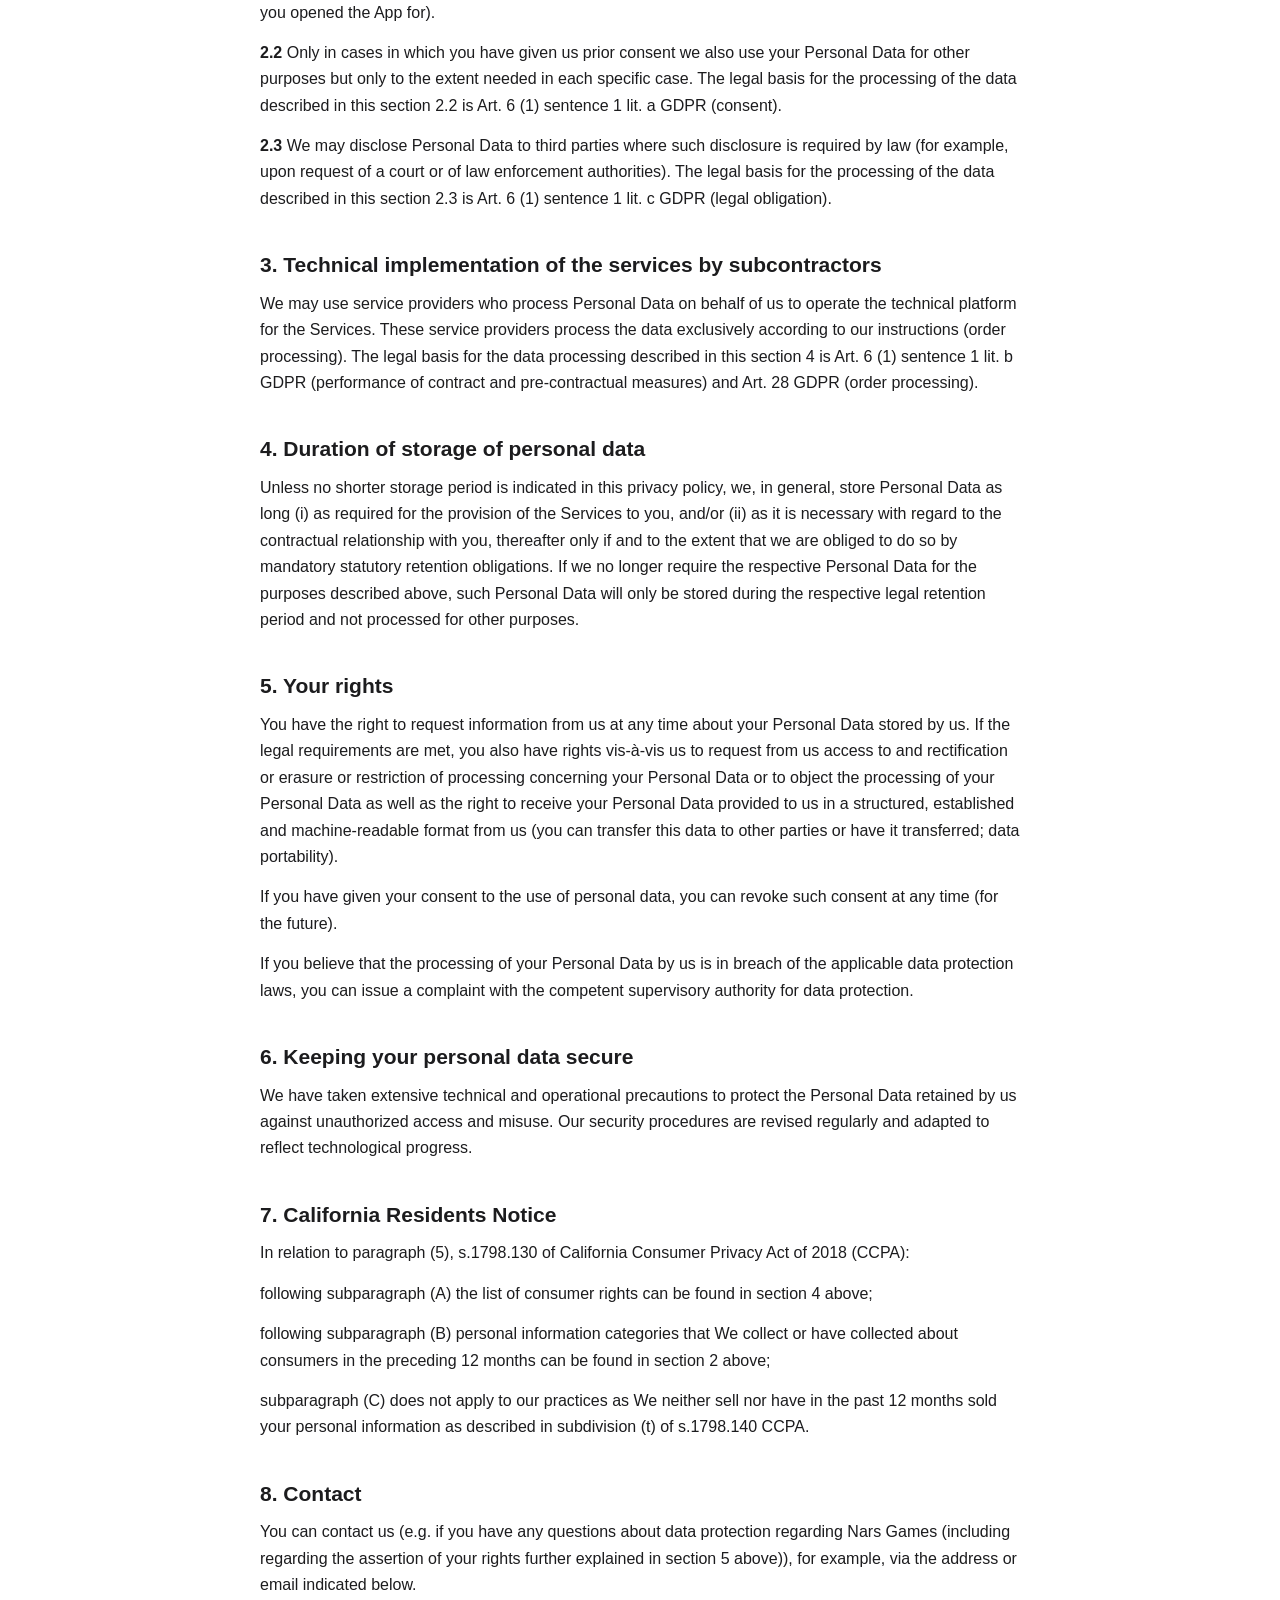
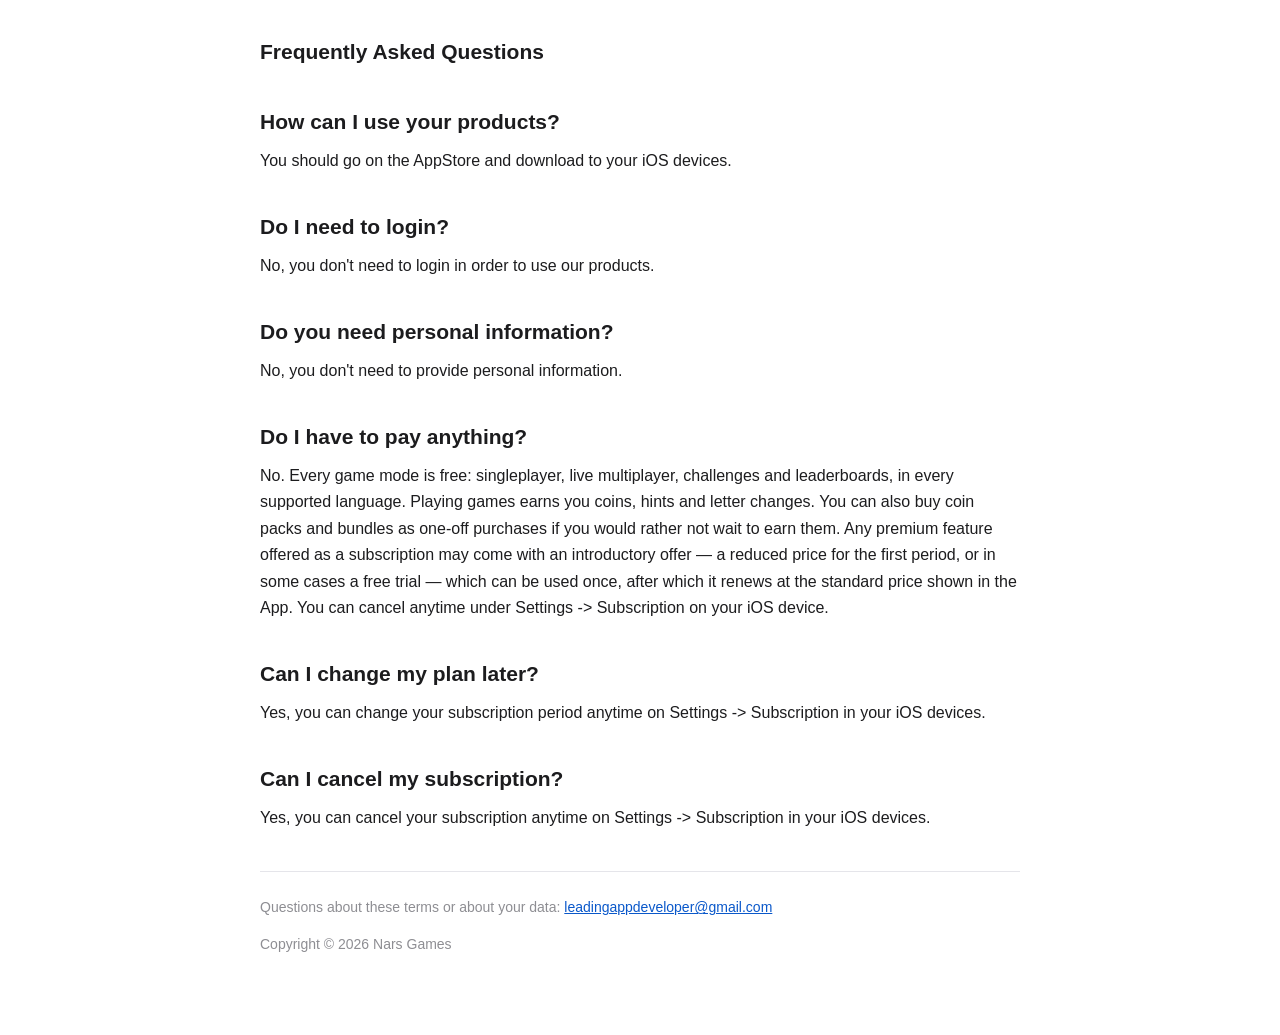
<file: wordonline/privacy.html>
<!DOCTYPE html>
<html lang="en">
<head>
<meta charset="utf-8">
<meta name="viewport" content="width=device-width, initial-scale=1">
<title>Privacy Policy — Oh My Word!</title>
<style>
  :root { color-scheme: light dark; }
  body {
    margin: 0 auto; padding: 32px 20px 64px; max-width: 760px;
    font: 16px/1.65 -apple-system, BlinkMacSystemFont, "Segoe UI", Roboto, sans-serif;
    color: #1c1c1e; background: #fff;
  }
  @media (prefers-color-scheme: dark) {
    body { color: #f2f2f7; background: #1c1c1e; }
    a { color: #7aa7ff; }
    hr { border-color: #3a3a3c; }
  }
  h1 { font-size: 28px; margin: 0 0 4px; }
  h2 { font-size: 21px; margin: 36px 0 8px; }
  h3, h4, h5, h6 { font-size: 18px; margin: 28px 0 8px; }
  p { margin: 0 0 14px; }
  ul { padding-left: 22px; }
  li { margin: 6px 0; }
  a { color: #0a58ca; }
  .updated { color: #8e8e93; font-size: 14px; margin: 0 0 28px; }
  .back { display: inline-block; margin-bottom: 24px; font-size: 15px; }
  hr { border: 0; border-top: 1px solid #e5e5ea; margin: 40px 0 24px; }
  footer { color: #8e8e93; font-size: 14px; }
</style>
</head>
<body>

<a class="back" href="../index.html">← All apps</a>

<h1>Privacy Policy</h1>
<p class="updated">For Oh My Word! — Letter Duel Game. Last updated 31 August 2026.</p>

<p>
This Privacy Policy applies to Oh My Word!, published in the Apple App Store
by Nars Games and accessible from mobile devices (the
"<strong>Services</strong>").
</p>

<h2>1. General</h2>
<p>
Regarding the Services: Nars Games ("<strong>we</strong>",
"<strong>us</strong>" or "<strong>our</strong>") is the Data
Controller within the meaning of the General Data Protection
Regulation ("<strong>GDPR</strong>").
</p>

<p>
This privacy policy shall inform you on how we collect,
process and use ("<strong>Use</strong>") personal data in
connection with the Services.
</p>

<h2>2. Data we collect, process and use</h2>
<p>
<strong>2.1</strong> In general, you can use the Services
without providing any personal information such as e.g. your
name, email address, postal address, telephone number,
financial information (all such information concerning the
personal or material circumstances of an identified or
identifiable individual data subject together "<strong>Personal Data</strong
>"). Therefore, if you do not provide us directly with
Personal Data in another way or actively consent to the Use by
us of certain Personal Data, we, in general, do not Use your
data with the exception of the following:
</p>

<p>
<strong>2.1.1</strong> Regarding the App: certain data is
transmitted by your mobile device: namely your IP address, the
periods of time in which you use the App and the type of
device you use (e.g. IPhone, IPad), as well as events within
the application may be recorded with Google Firebase Analytics
in order to give us the possibility to continuously improve
the App. We also use Google Firebase Remote Config, which fetches
configuration values for the App, Google Firebase Realtime
Database, which stores your player profile and the matches you
play so that live multiplayer, challenges and leaderboards can
work, and — only if you allow notifications — Google Firebase
Cloud Messaging, which uses a push token issued by Apple for
your device so that we can tell you when another player
challenges you.
</p>

<p>
<strong>2.1.2</strong> Regarding the App: in certain cases, such
as buying coins, a bundle or a premium feature, the Apple interface
asks you to confirm the purchase with your Apple Account, over which
we have no control and from which we save none of your personal
information. Purchases are processed by Apple; we never see your
payment details.
</p>

<p>
<strong>2.1.3</strong> Regarding the App: to let you play against
other people, the App creates a player profile the first time you open
it. That profile holds a randomly generated player identifier, a
nickname (generated for you, and changeable by you), an optional
display name, the identifier of the avatar picture you picked, and your
game statistics — points, words played, games, wins, losses, draws, win
rate and streaks. It is stored on our Firebase servers, together with
the matches you play: the letters drawn, the words you submitted and
the scores for each round.
</p>

<p>
You do not create an account, and we never ask you for your real name,
your email address, your telephone number or your contacts. The player
identifier is generated at random; it is not your device identifier and
not your Apple Account.
</p>

<p>
Please be aware that your nickname, your avatar, your statistics and
your position in the leaderboards are <strong>visible to other
players</strong> of the App — in the leaderboards, in the list of
players you can challenge, and on your profile page. Your opponent in a
match also sees the words you submit. Please do not put anything into
your nickname or display name that you would not want other players to
see. If you would like your profile and its data deleted, write to us
at the address given at the end of this policy.
</p>

<p>
The legal basis for the processing of the data described above
in section 2.1.1 through 2.1.3 (to the extent such data is to
be considered Personal Data) is Art. 6 (1) sentence 1 lit. f
GDPR (legitimate interests; regarding section 2.1.1 the
legitimate interests to Use such data is that we have an
interest to continuously improve the App; regarding section
2.1.2 the legitimate reason is that we want to sell in-game
items and premium features; regarding section 2.1.3 the
legitimate interest is that a player profile, stored matches
and leaderboards are what make multiplayer play, challenges and
rankings possible at all, which is the feature you opened the
App for).
</p>

<p>
<strong>2.2</strong> Only in cases in which you have given us
prior consent we also use your Personal Data for other
purposes but only to the extent needed in each specific case.
The legal basis for the processing of the data described in
this section 2.2 is Art. 6 (1) sentence 1 lit. a GDPR
(consent).
</p>

<p>
<strong>2.3</strong> We may disclose Personal Data to third
parties where such disclosure is required by law (for example,
upon request of a court or of law enforcement authorities).
The legal basis for the processing of the data described in
this section 2.3 is Art. 6 (1) sentence 1 lit. c GDPR (legal
obligation).
</p>

<h2>
3. Technical implementation of the services by subcontractors
</h2>
<p>
We may use service providers who process Personal Data on
behalf of us to operate the technical platform for the
Services. These service providers process the data exclusively
according to our instructions (order processing). The legal
basis for the data processing described in this section 4 is
Art. 6 (1) sentence 1 lit. b GDPR (performance of contract and
pre-contractual measures) and Art. 28 GDPR (order processing).
</p>

<h2>4. Duration of storage of personal data</h2>
<p>
Unless no shorter storage period is indicated in this privacy
policy, we, in general, store Personal Data as long (i) as
required for the provision of the Services to you, and/or (ii)
as it is necessary with regard to the contractual relationship
with you, thereafter only if and to the extent that we are
obliged to do so by mandatory statutory retention obligations.
If we no longer require the respective Personal Data for the
purposes described above, such Personal Data will only be
stored during the respective legal retention period and not
processed for other purposes.
</p>

<h2>5. Your rights</h2>
<p>
You have the right to request information from us at any time
about your Personal Data stored by us. If the legal
requirements are met, you also have rights vis-à-vis us to
request from us access to and rectification or erasure or
restriction of processing concerning your Personal Data or to
object the processing of your Personal Data as well as the
right to receive your Personal Data provided to us in a
structured, established and machine-readable format from us
(you can transfer this data to other parties or have it
transferred; data portability).
</p>

<p>
If you have given your consent to the use of personal data,
you can revoke such consent at any time (for the future).
</p>

<p>
If you believe that the processing of your Personal Data by us
is in breach of the applicable data protection laws, you can
issue a complaint with the competent supervisory authority for
data protection.
</p>

<h2>6. Keeping your personal data secure</h2>
<p>
We have taken extensive technical and operational precautions
to protect the Personal Data retained by us against
unauthorized access and misuse. Our security procedures are
revised regularly and adapted to reflect technological
progress.
</p>

<h2>7. California Residents Notice</h2>
<p>
In relation to paragraph (5), s.1798.130 of California
Consumer Privacy Act of 2018 (CCPA):
</p>

<p>
following subparagraph (A) the list of consumer rights can
be found in section 4 above;
</p>

<p>
following subparagraph (B) personal information categories
that We collect or have collected about consumers in the
preceding 12 months can be found in section 2 above;
</p>

<p>
subparagraph (C) does not apply to our practices as We
neither sell nor have in the past 12 months sold your
personal information as described in subdivision (t) of
s.1798.140 CCPA.
</p>

<h2>8. Contact</h2>
<p>
You can contact us (e.g. if you have any questions about data
protection regarding Nars Games (including regarding the
assertion of your rights further explained in section 5
above)), for example, via the address or email indicated
below.
</p>

<h2>Frequently Asked Questions</h2>

<h2>How can I use your products?</h2>
<p>
You should go on the AppStore and download to your iOS
devices.
</p>

<h2>Do I need to login?</h2>
<p>
No, you don't need to login in order to use our products.
</p>

<h2>Do you need personal information?</h2>
<p>No, you don't need to provide personal information.</p>

<h2>Do I have to pay anything?</h2>
<p>
No. Every game mode is free: singleplayer, live multiplayer, challenges
and leaderboards, in every supported language. Playing games earns you
coins, hints and letter changes. You can also buy coin packs and
bundles as one-off purchases if you would rather not wait to earn them.
Any premium feature offered as a subscription may come with an
introductory offer — a reduced price for the first period, or in some
cases a free trial — which can be used once, after which it renews at
the standard price shown in the App. You can cancel anytime under
Settings -> Subscription on your iOS device.
</p>

<h2>Can I change my plan later?</h2>
<p>
Yes, you can change your subscription period anytime on
Settings -> Subscription in your iOS devices.
</p>

<h2>Can I cancel my subscription?</h2>
<p>
Yes, you can cancel your subscription anytime on Settings ->
Subscription in your iOS devices.
</p>

<!-- ***** Features Big Item End ***** -->
<!-- // end .section -->
<!-- // end .section -->
<!-- ***** Footer Start ***** -->

<hr>
<footer>
  <p>Questions about these terms or about your data:
     <a href="mailto:leadingappdeveloper@gmail.com">leadingappdeveloper@gmail.com</a></p>
  <p>Copyright © 2026 Nars Games</p>
</footer>

</body>
</html>
</file>
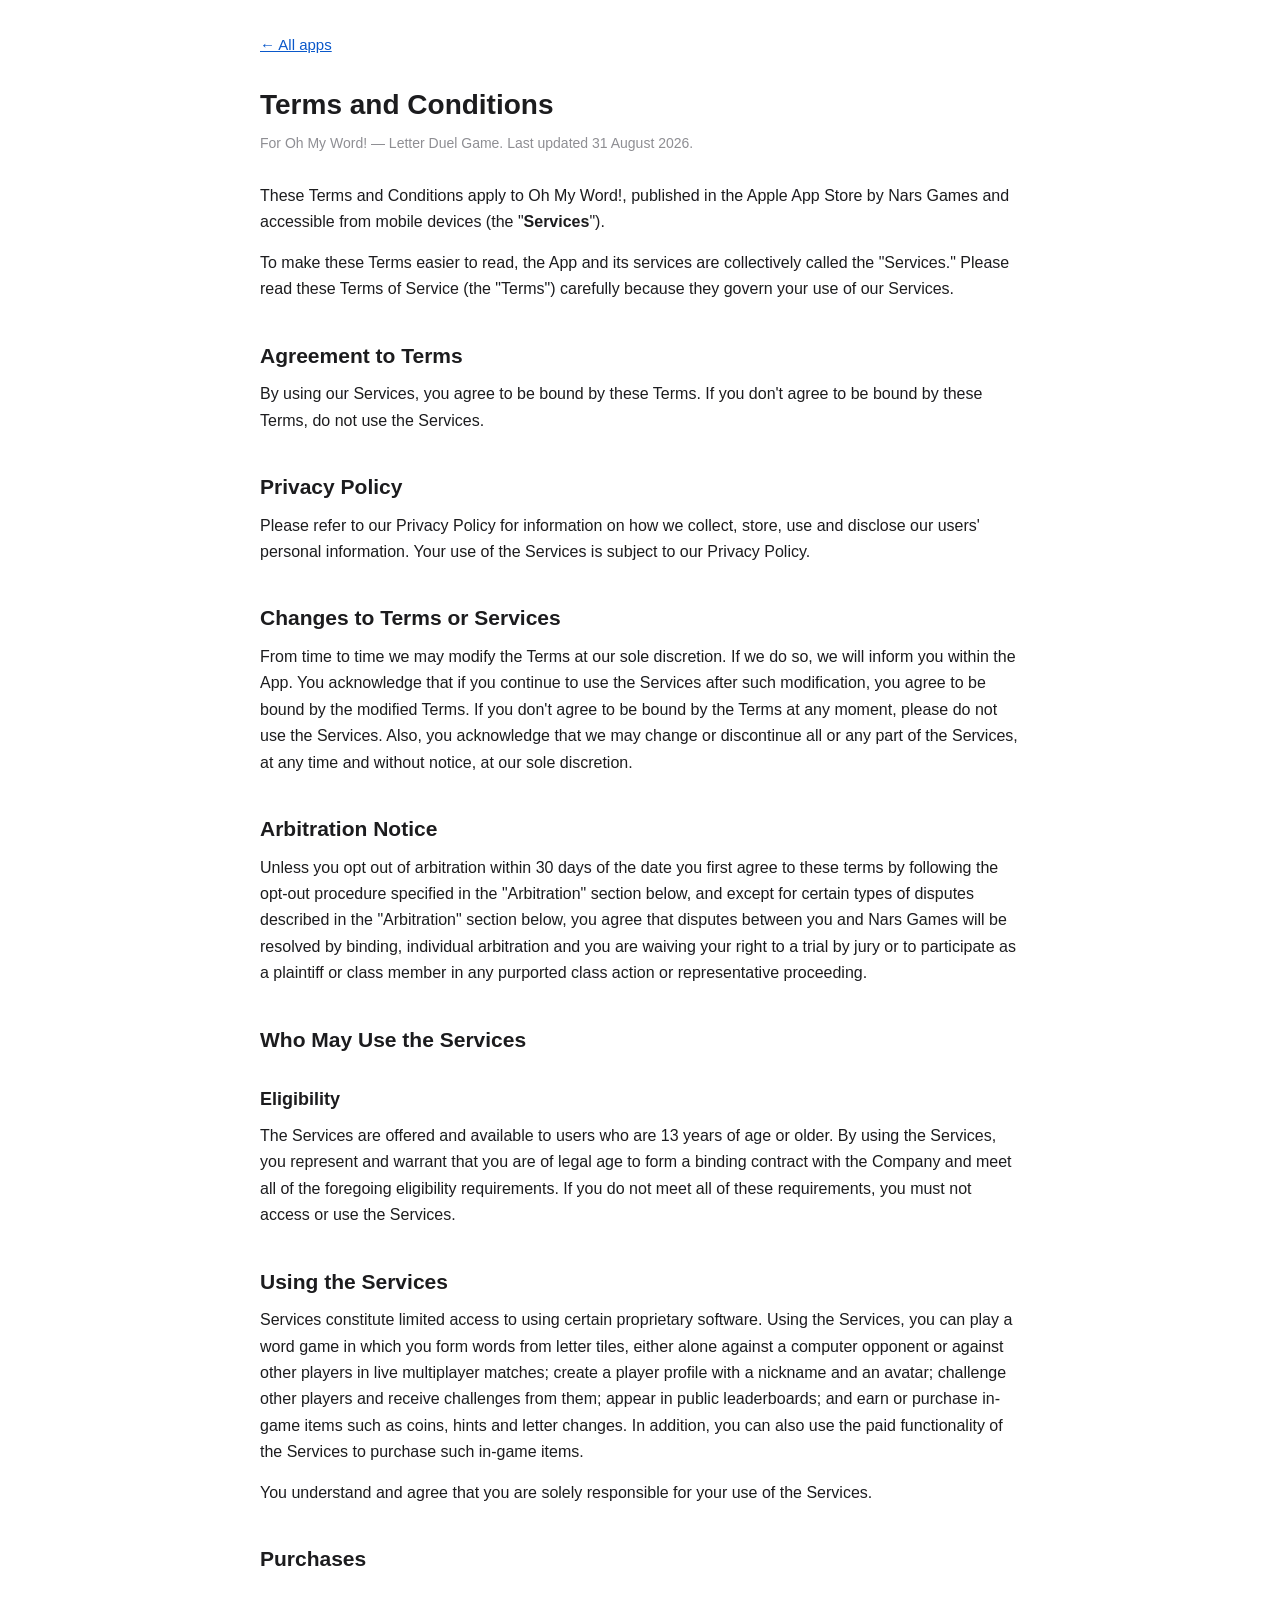
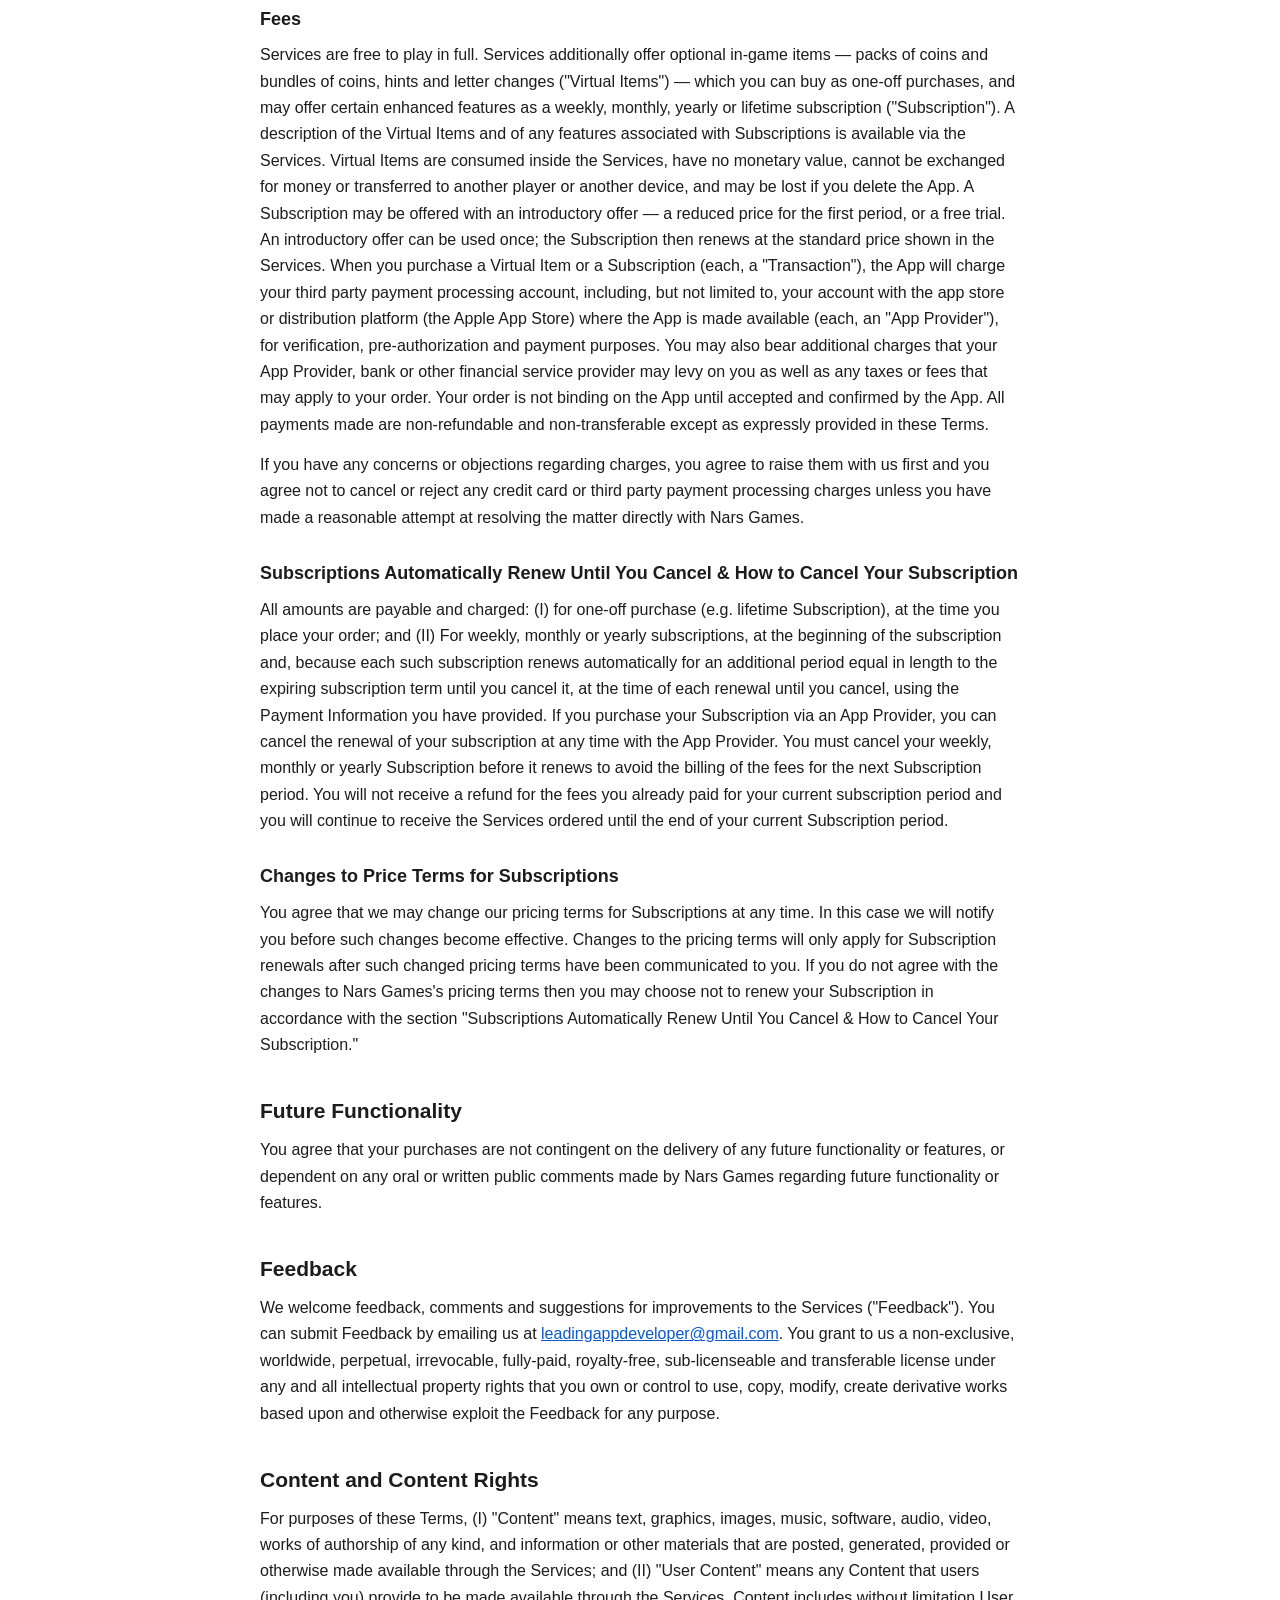
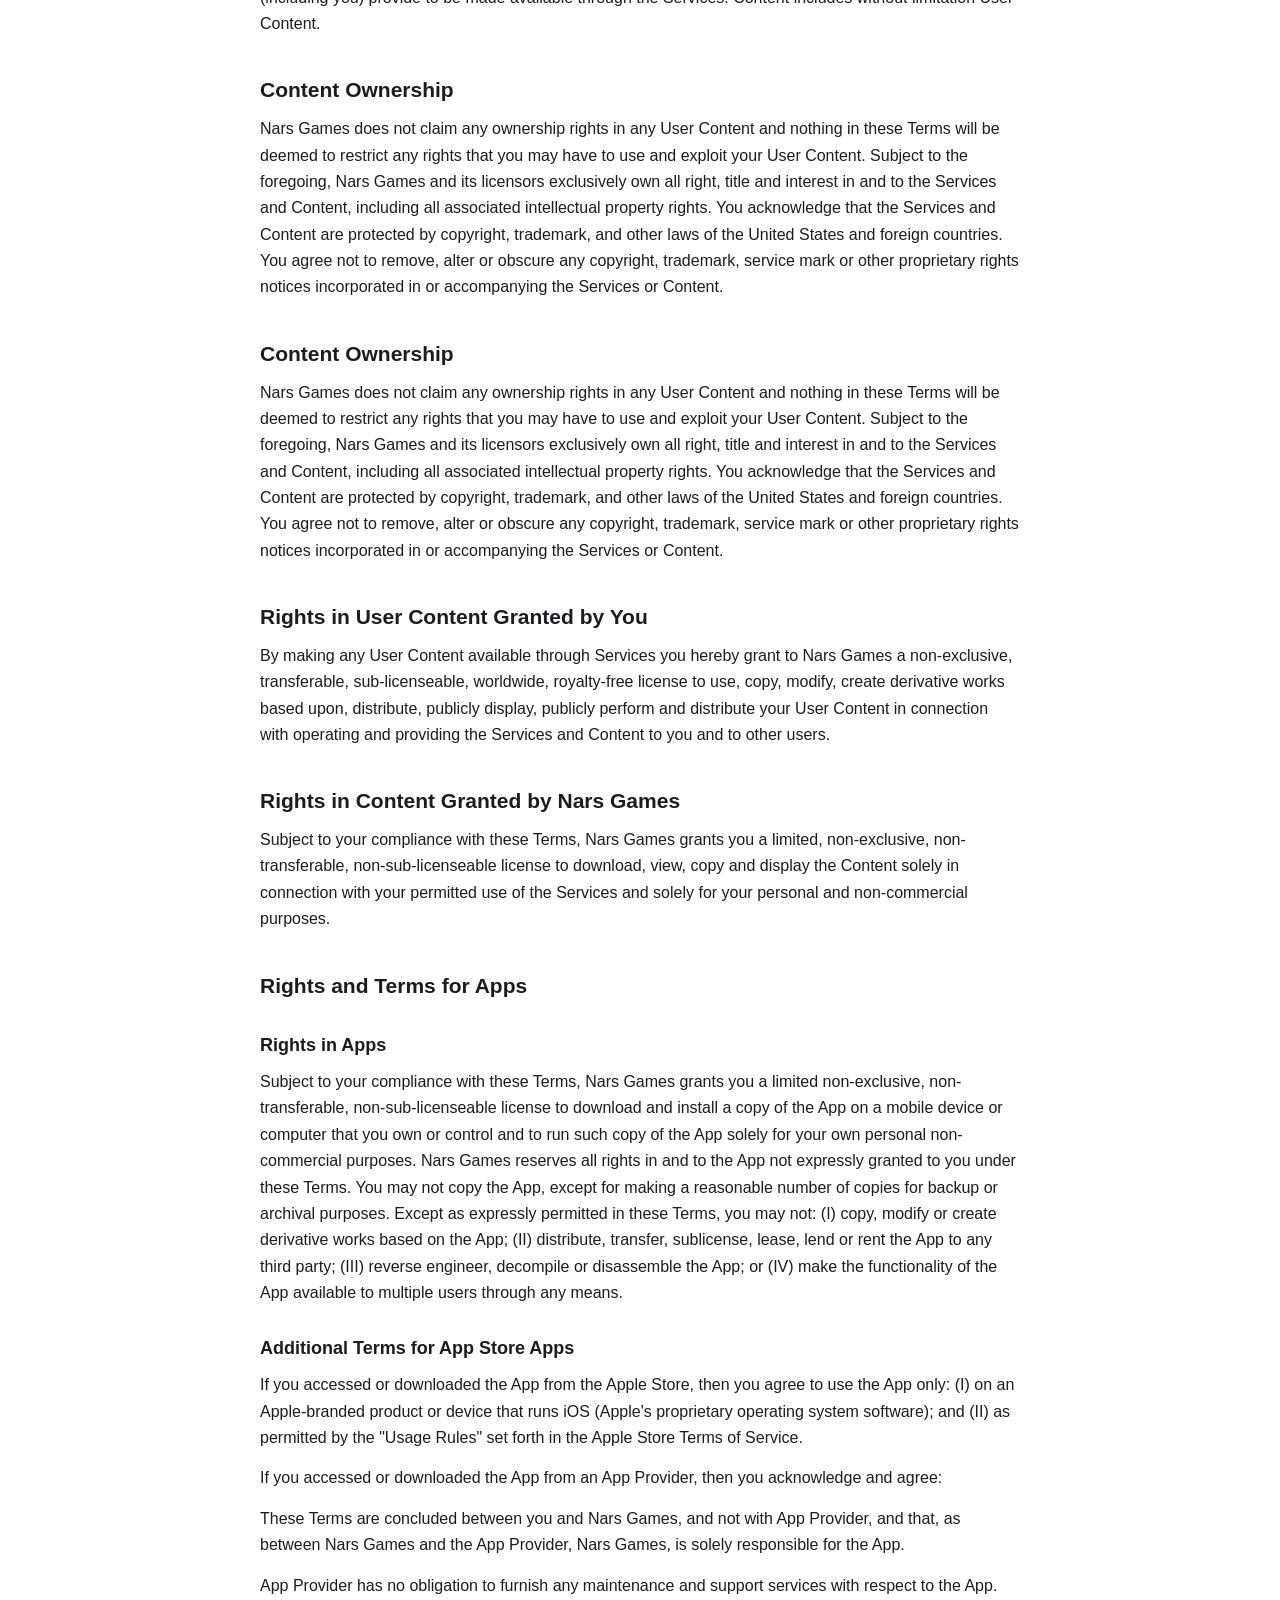
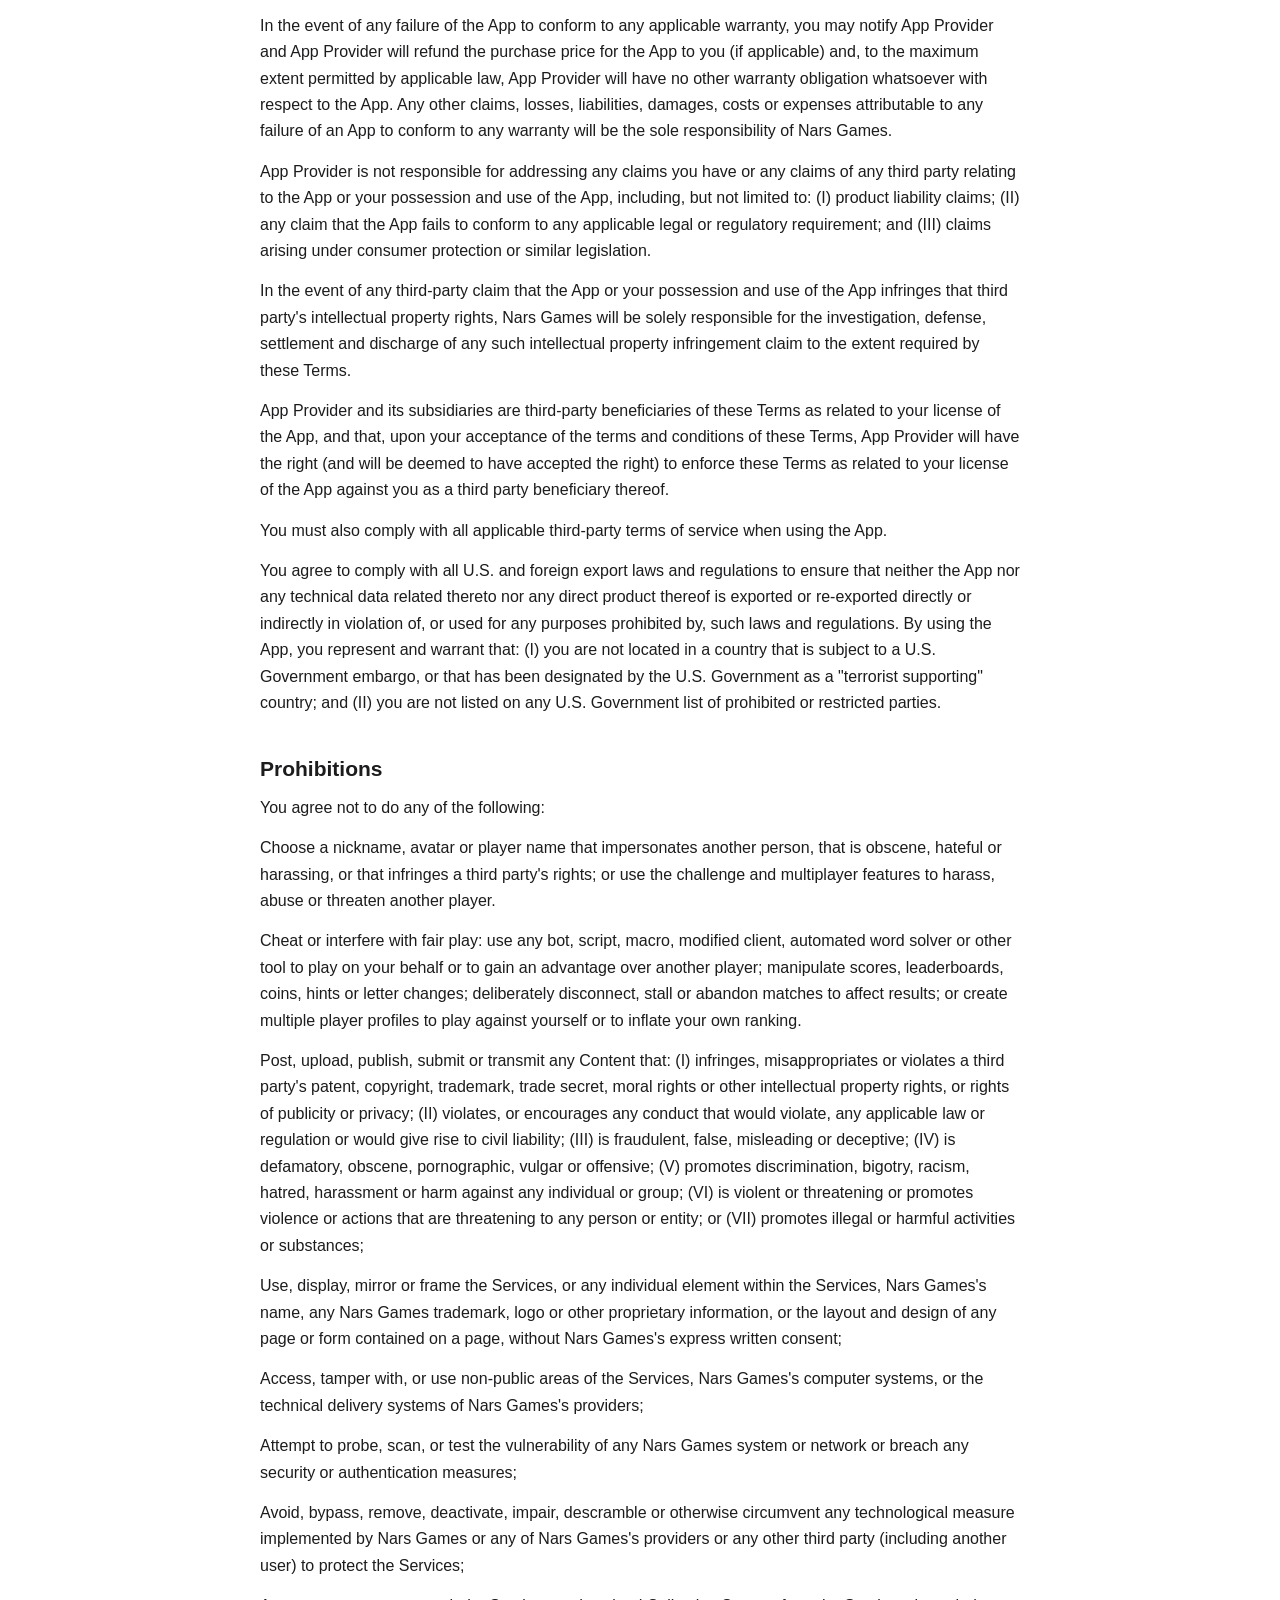
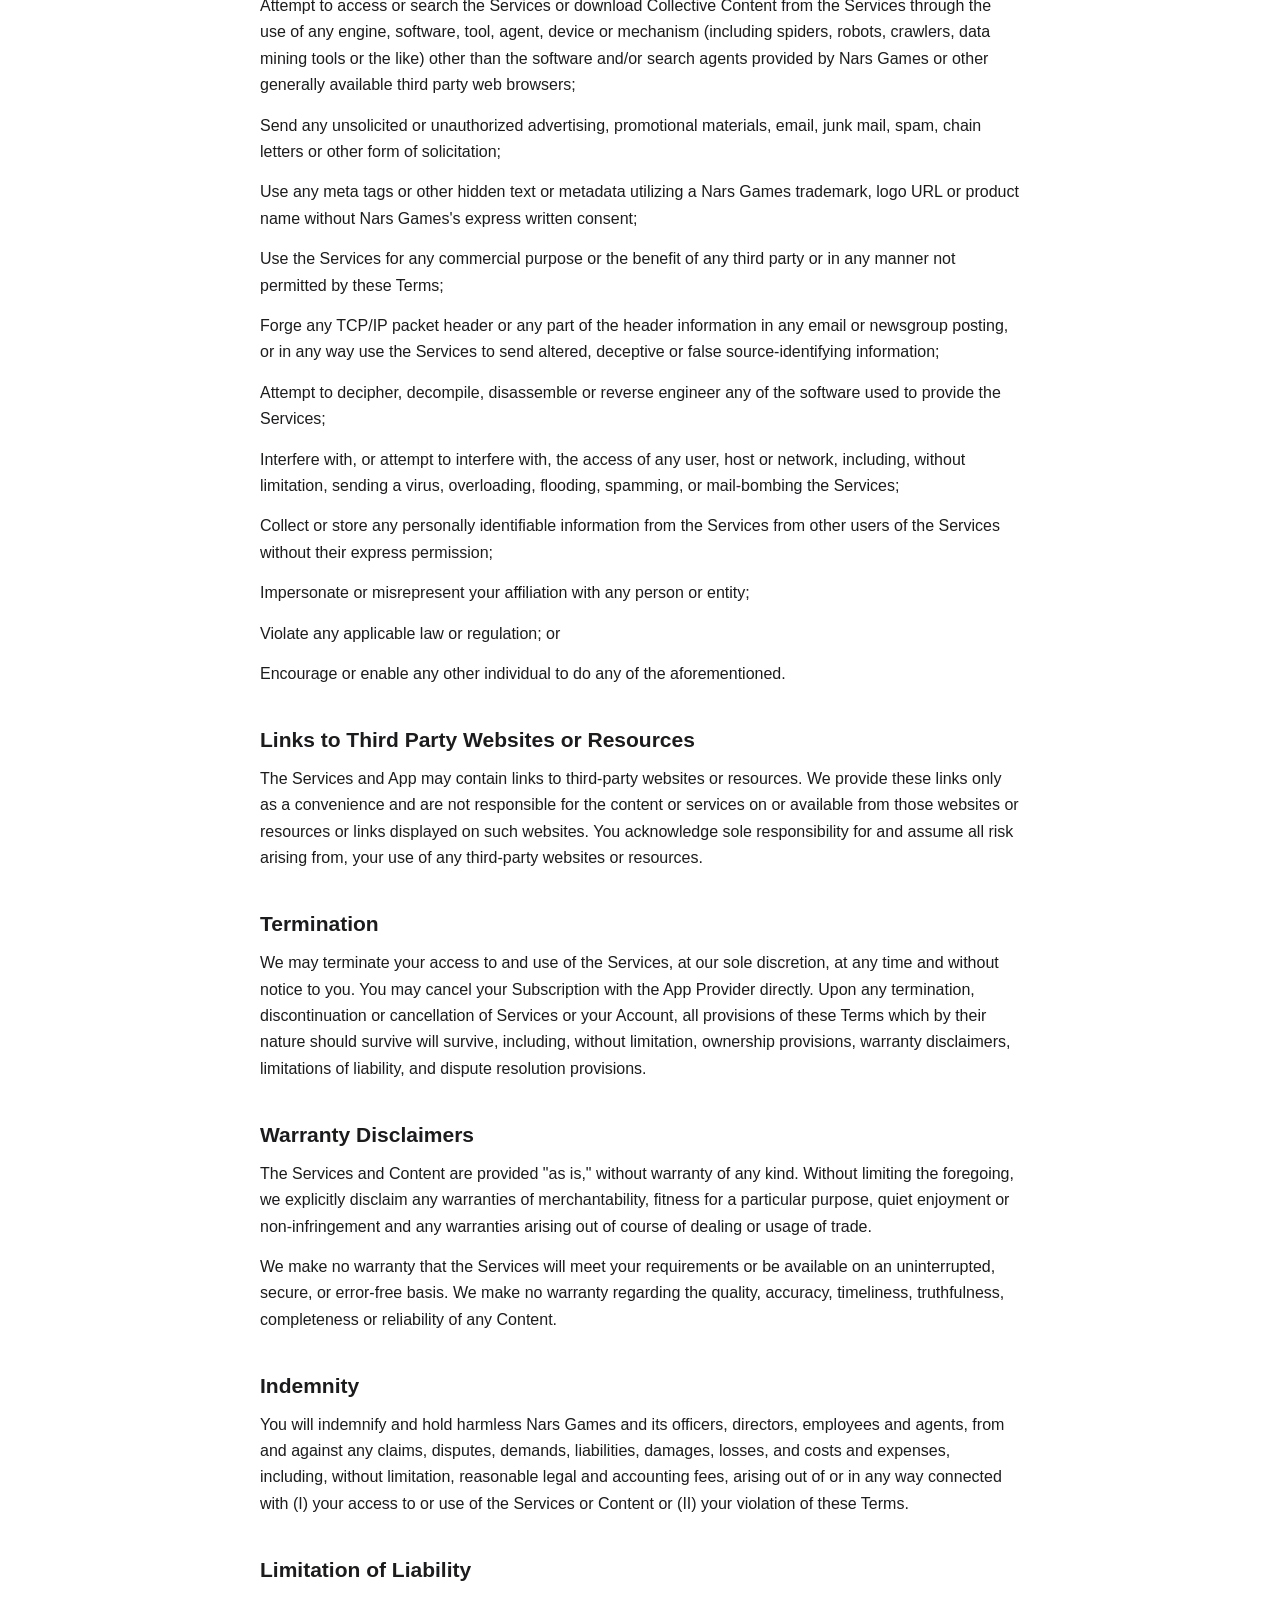
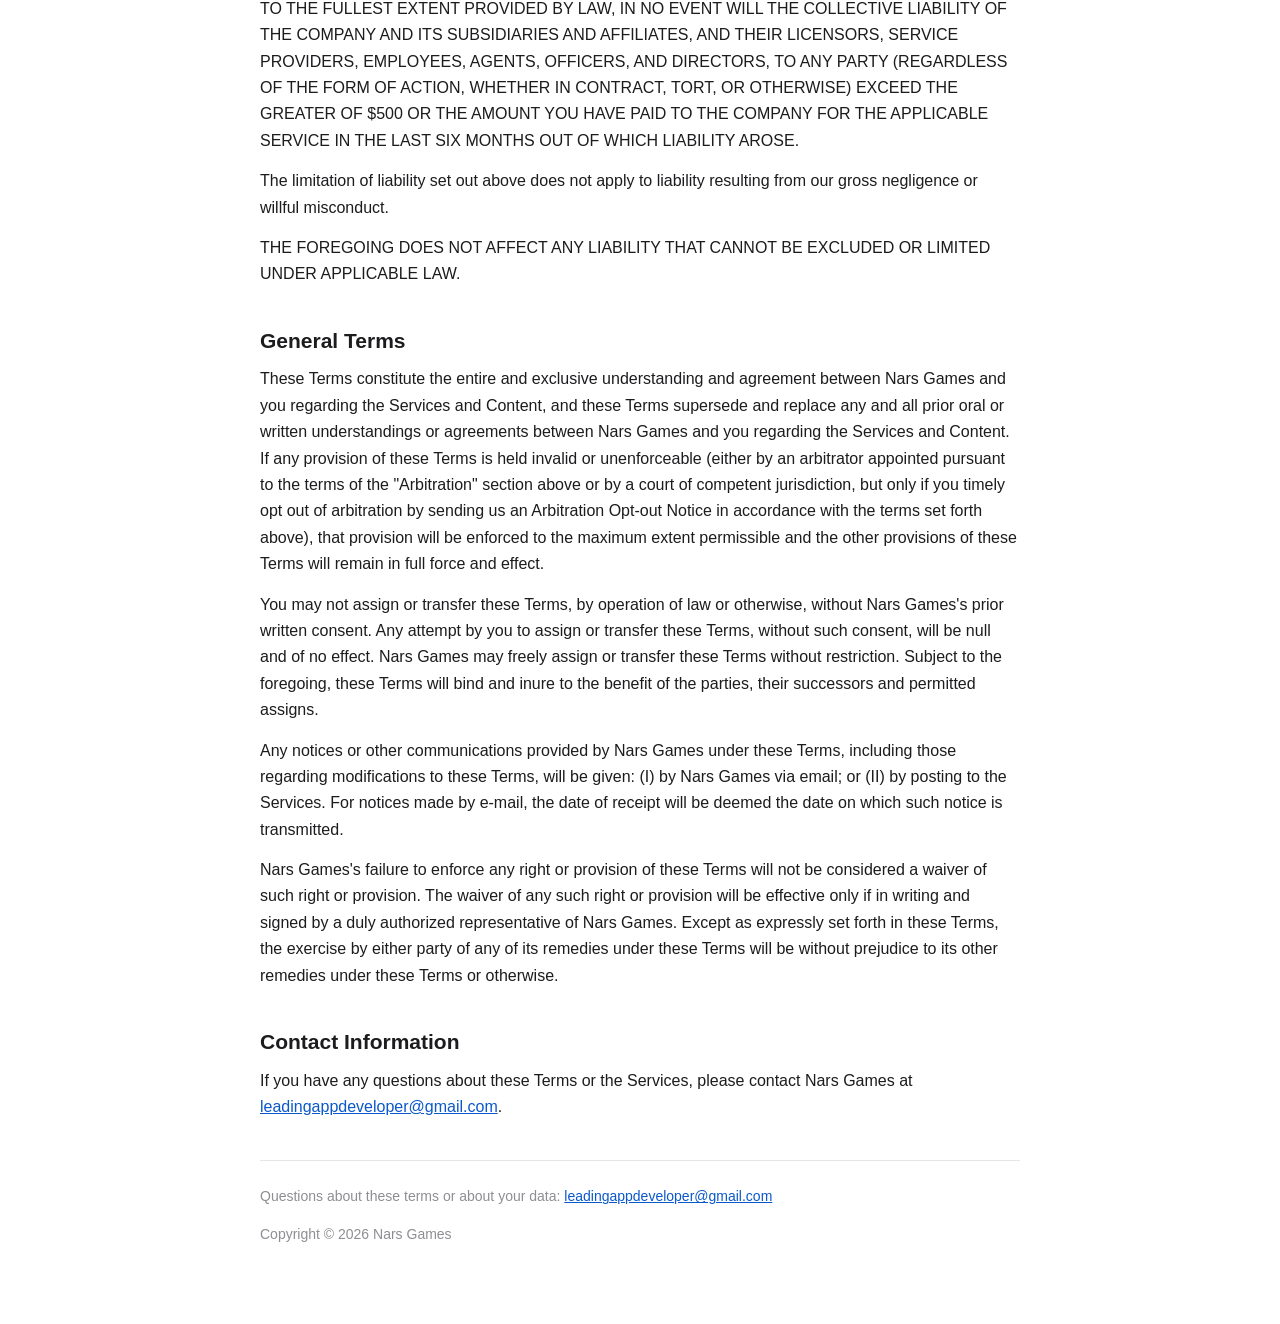
<file: wordonline/terms.html>
<!DOCTYPE html>
<html lang="en">
<head>
<meta charset="utf-8">
<meta name="viewport" content="width=device-width, initial-scale=1">
<title>Terms and Conditions — Oh My Word!</title>
<style>
  :root { color-scheme: light dark; }
  body {
    margin: 0 auto; padding: 32px 20px 64px; max-width: 760px;
    font: 16px/1.65 -apple-system, BlinkMacSystemFont, "Segoe UI", Roboto, sans-serif;
    color: #1c1c1e; background: #fff;
  }
  @media (prefers-color-scheme: dark) {
    body { color: #f2f2f7; background: #1c1c1e; }
    a { color: #7aa7ff; }
    hr { border-color: #3a3a3c; }
  }
  h1 { font-size: 28px; margin: 0 0 4px; }
  h2 { font-size: 21px; margin: 36px 0 8px; }
  h3, h4, h5, h6 { font-size: 18px; margin: 28px 0 8px; }
  p { margin: 0 0 14px; }
  ul { padding-left: 22px; }
  li { margin: 6px 0; }
  a { color: #0a58ca; }
  .updated { color: #8e8e93; font-size: 14px; margin: 0 0 28px; }
  .back { display: inline-block; margin-bottom: 24px; font-size: 15px; }
  hr { border: 0; border-top: 1px solid #e5e5ea; margin: 40px 0 24px; }
  footer { color: #8e8e93; font-size: 14px; }
</style>
</head>
<body>

<a class="back" href="../index.html">← All apps</a>

<h1>Terms and Conditions</h1>
<p class="updated">For Oh My Word! — Letter Duel Game. Last updated 31 August 2026.</p>

<p>
These Terms and Conditions apply to Oh My Word!, published in the Apple App
Store by Nars Games and accessible from mobile devices (the
"<strong>Services</strong>").
</p>

<p>
To make these Terms easier to read, the App and its services
are collectively called the "Services." Please read these
Terms of Service (the "Terms") carefully because they govern
your use of our Services.
</p>

<h2>Agreement to Terms</h2>
<p>
By using our Services, you agree to be bound by these Terms.
If you don't agree to be bound by these Terms, do not use
the Services.
</p>

<h2>Privacy Policy</h2>
<p>
Please refer to our Privacy Policy for information on how we
collect, store, use and disclose our users' personal
information. Your use of the Services is subject to our
Privacy Policy.
</p>

<h2>Changes to Terms or Services</h2>
<p>
From time to time we may modify the Terms at our sole
discretion. If we do so, we will inform you within the App.
You acknowledge that if you continue to use the Services
after such modification, you agree to be bound by the
modified Terms. If you don't agree to be bound by the Terms
at any moment, please do not use the Services. Also, you
acknowledge that we may change or discontinue all or any
part of the Services, at any time and without notice, at our
sole discretion.
</p>

<h2>Arbitration Notice</h2>
<p>
Unless you opt out of arbitration within 30 days of the date
you first agree to these terms by following the opt-out
procedure specified in the "Arbitration" section below, and
except for certain types of disputes described in the
"Arbitration" section below, you agree that disputes between
you and Nars Games will be resolved by binding, individual
arbitration and you are waiving your right to a trial by
jury or to participate as a plaintiff or class member in any
purported class action or representative proceeding.
</p>

<h2>Who May Use the Services</h2>
<h3>Eligibility</h3>
<p>
The Services are offered and available to users who are 13
years of age or older. By using the Services, you represent
and warrant that you are of legal age to form a binding
contract with the Company and meet all of the foregoing
eligibility requirements. If you do not meet all of these
requirements, you must not access or use the Services.
</p>

<h2>Using the Services</h2>
<p>
Services constitute limited access to using certain proprietary software. Using the Services, you can play a word game in which you form words from letter tiles, either alone against a computer opponent or against other players in live multiplayer matches; create a player profile with a nickname and an avatar; challenge other players and receive challenges from them; appear in public leaderboards; and earn or purchase in-game items such as coins, hints and letter changes. In addition, you can also use the paid functionality of the Services to purchase such in-game items.
</p>

<p>
You understand and agree that you are solely responsible for
your use of the Services.
</p>

<h2>Purchases</h2>
<h3>Fees</h3>
<p>
Services are free to play in full. Services additionally offer
optional in-game items — packs of coins and bundles of coins,
hints and letter changes ("Virtual Items") — which you can buy
as one-off purchases, and may offer certain enhanced features as
a weekly, monthly, yearly or lifetime subscription
("Subscription"). A description of the Virtual Items and of any
features associated with Subscriptions is available via the
Services. Virtual Items are consumed inside the Services, have
no monetary value, cannot be exchanged for money or transferred
to another player or another device, and may be lost if you
delete the App. A Subscription may be offered with an
introductory offer — a reduced price for the first period, or a
free trial. An introductory offer can be used once; the
Subscription then renews at the standard price shown in the
Services. When you purchase a Virtual Item or a Subscription
(each, a "Transaction"),
the App will charge your third party payment processing
account, including, but not limited to, your account with
the app store or distribution platform (the Apple App Store)
where the App is made available (each, an "App Provider"),
for verification, pre-authorization and payment purposes.
You may also bear additional charges that your App Provider,
bank or other financial service provider may levy on you as
well as any taxes or fees that may apply to your order. Your
order is not binding on the App until accepted and confirmed
by the App. All payments made are non-refundable and
non-transferable except as expressly provided in these
Terms.
</p>


<p>
If you have any concerns or objections regarding charges,
you agree to raise them with us first and you agree not to
cancel or reject any credit card or third party payment
processing charges unless you have made a reasonable attempt
at resolving the matter directly with Nars Games.
</p>

<h3>
Subscriptions Automatically Renew Until You Cancel &amp; How
to Cancel Your Subscription
</h3>
<p>
All amounts are payable and charged: (I) for one-off
purchase (e.g. lifetime Subscription), at the time you place
your order; and (II) For weekly, monthly or yearly
subscriptions, at the beginning of the subscription and,
because each such subscription renews automatically for an
additional period equal in length to the expiring
subscription term until you cancel it, at the time of each
renewal until you cancel, using the Payment Information you
have provided. If you purchase your Subscription via an App
Provider, you can cancel the renewal of your subscription at
any time with the App Provider. You must cancel your weekly,
monthly or yearly Subscription before it renews to avoid the
billing of the fees for the next Subscription period. You
will not receive a refund for the fees you already paid for
your current subscription period and you will continue to
receive the Services ordered until the end of your current
Subscription period.
</p>

<h3>Changes to Price Terms for Subscriptions</h3>
<p>
You agree that we may change our pricing terms for
Subscriptions at any time. In this case we will notify you
before such changes become effective. Changes to the pricing
terms will only apply for Subscription renewals after such
changed pricing terms have been communicated to you. If you
do not agree with the changes to Nars Games's pricing terms
then you may choose not to renew your Subscription in
accordance with the section "Subscriptions Automatically
Renew Until You Cancel &amp; How to Cancel Your
Subscription."
</p>

<h2>Future Functionality</h2>
<p>
You agree that your purchases are not contingent on the
delivery of any future functionality or features, or
dependent on any oral or written public comments made by
Nars Games regarding future functionality or features.
</p>

<h2>Feedback</h2>
<p>
We welcome feedback, comments and suggestions for
improvements to the Services ("Feedback"). You can submit
Feedback by emailing us at
<a href="mailto:leadingappdeveloper@gmail.com">leadingappdeveloper@gmail.com</a>.
You grant to us a non-exclusive, worldwide, perpetual,
irrevocable, fully-paid, royalty-free, sub-licenseable and
transferable license under any and all intellectual property
rights that you own or control to use, copy, modify, create
derivative works based upon and otherwise exploit the
Feedback for any purpose.
</p>

<h2>Content and Content Rights</h2>
<p>
For purposes of these Terms, (I) "Content" means text,
graphics, images, music, software, audio, video, works of
authorship of any kind, and information or other materials
that are posted, generated, provided or otherwise made
available through the Services; and (II) "User Content"
means any Content that users (including you) provide to be
made available through the Services. Content includes
without limitation User Content.
</p>

<h2>Content Ownership</h2>
<p>
Nars Games does not claim any ownership rights in any User
Content and nothing in these Terms will be deemed to
restrict any rights that you may have to use and exploit
your User Content. Subject to the foregoing, Nars Games and
its licensors exclusively own all right, title and interest
in and to the Services and Content, including all associated
intellectual property rights. You acknowledge that the
Services and Content are protected by copyright, trademark,
and other laws of the United States and foreign countries.
You agree not to remove, alter or obscure any copyright,
trademark, service mark or other proprietary rights notices
incorporated in or accompanying the Services or Content.
</p>

<h2>Content Ownership</h2>
<p>
Nars Games does not claim any ownership rights in any User
Content and nothing in these Terms will be deemed to
restrict any rights that you may have to use and exploit
your User Content. Subject to the foregoing, Nars Games and
its licensors exclusively own all right, title and interest
in and to the Services and Content, including all associated
intellectual property rights. You acknowledge that the
Services and Content are protected by copyright, trademark,
and other laws of the United States and foreign countries.
You agree not to remove, alter or obscure any copyright,
trademark, service mark or other proprietary rights notices
incorporated in or accompanying the Services or Content.
</p>

<h2>Rights in User Content Granted by You</h2>
<p>
By making any User Content available through Services you
hereby grant to Nars Games a non-exclusive, transferable,
sub-licenseable, worldwide, royalty-free license to use,
copy, modify, create derivative works based upon,
distribute, publicly display, publicly perform and
distribute your User Content in connection with operating
and providing the Services and Content to you and to other
users.
</p>

<h2>Rights in Content Granted by Nars Games</h2>
<p>
Subject to your compliance with these Terms, Nars Games
grants you a limited, non-exclusive, non-transferable,
non-sub-licenseable license to download, view, copy and
display the Content solely in connection with your permitted
use of the Services and solely for your personal and
non-commercial purposes.
</p>

<h2>Rights and Terms for Apps</h2>
<h3>Rights in Apps</h3>
<p>
Subject to your compliance with these Terms, Nars Games
grants you a limited non-exclusive, non-transferable,
non-sub-licenseable license to download and install a copy
of the App on a mobile device or computer that you own or
control and to run such copy of the App solely for your own
personal non-commercial purposes. Nars Games reserves all
rights in and to the App not expressly granted to you under
these Terms. You may not copy the App, except for making a
reasonable number of copies for backup or archival purposes.
Except as expressly permitted in these Terms, you may not:
(I) copy, modify or create derivative works based on the
App; (II) distribute, transfer, sublicense, lease, lend or
rent the App to any third party; (III) reverse engineer,
decompile or disassemble the App; or (IV) make the
functionality of the App available to multiple users through
any means.
</p>

<h3>Additional Terms for App Store Apps</h3>
<p>
If you accessed or downloaded the App from the Apple Store,
then you agree to use the App only: (I) on an Apple-branded
product or device that runs iOS (Apple's proprietary
operating system software); and (II) as permitted by the
"Usage Rules" set forth in the Apple Store Terms of Service.
</p>
<p>
If you accessed or downloaded the App from an App Provider,
then you acknowledge and agree:
</p>

<p>
These Terms are concluded between you and Nars Games,
and not with App Provider, and that, as between Nars
Games and the App Provider, Nars Games, is solely
responsible for the App.
</p>

<p>
App Provider has no obligation to furnish any
maintenance and support services with respect to the
App.
</p>

<p>
In the event of any failure of the App to conform to any
applicable warranty, you may notify App Provider and App
Provider will refund the purchase price for the App to
you (if applicable) and, to the maximum extent permitted
by applicable law, App Provider will have no other
warranty obligation whatsoever with respect to the App.
Any other claims, losses, liabilities, damages, costs or
expenses attributable to any failure of an App to
conform to any warranty will be the sole responsibility
of Nars Games.
</p>

<p>
App Provider is not responsible for addressing any
claims you have or any claims of any third party
relating to the App or your possession and use of the
App, including, but not limited to: (I) product
liability claims; (II) any claim that the App fails to
conform to any applicable legal or regulatory
requirement; and (III) claims arising under consumer
protection or similar legislation.
</p>

<p>
In the event of any third-party claim that the App or
your possession and use of the App infringes that third
party's intellectual property rights, Nars Games will be
solely responsible for the investigation, defense,
settlement and discharge of any such intellectual
property infringement claim to the extent required by
these Terms.
</p>

<p>
App Provider and its subsidiaries are third-party
beneficiaries of these Terms as related to your license
of the App, and that, upon your acceptance of the terms
and conditions of these Terms, App Provider will have
the right (and will be deemed to have accepted the
right) to enforce these Terms as related to your license
of the App against you as a third party beneficiary
thereof.
</p>

<p>
You must also comply with all applicable third-party
terms of service when using the App.
</p>

<p>
You agree to comply with all U.S. and foreign export
laws and regulations to ensure that neither the App nor
any technical data related thereto nor any direct
product thereof is exported or re-exported directly or
indirectly in violation of, or used for any purposes
prohibited by, such laws and regulations. By using the
App, you represent and warrant that: (I) you are not
located in a country that is subject to a U.S.
Government embargo, or that has been designated by the
U.S. Government as a "terrorist supporting" country; and
(II) you are not listed on any U.S. Government list of
prohibited or restricted parties.
</p>

<h2>Prohibitions</h2>
<p>You agree not to do any of the following:</p>

<p>
Choose a nickname, avatar or player name that impersonates
another person, that is obscene, hateful or harassing, or that
infringes a third party's rights; or use the challenge and
multiplayer features to harass, abuse or threaten another
player.
</p>

<p>
Cheat or interfere with fair play: use any bot, script, macro,
modified client, automated word solver or other tool to play on
your behalf or to gain an advantage over another player;
manipulate scores, leaderboards, coins, hints or letter changes;
deliberately disconnect, stall or abandon matches to affect
results; or create multiple player profiles to play against
yourself or to inflate your own ranking.
</p>

<p>
Post, upload, publish, submit or transmit any Content
that: (I) infringes, misappropriates or violates a third
party's patent, copyright, trademark, trade secret,
moral rights or other intellectual property rights, or
rights of publicity or privacy; (II) violates, or
encourages any conduct that would violate, any
applicable law or regulation or would give rise to civil
liability; (III) is fraudulent, false, misleading or
deceptive; (IV) is defamatory, obscene, pornographic,
vulgar or offensive; (V) promotes discrimination,
bigotry, racism, hatred, harassment or harm against any
individual or group; (VI) is violent or threatening or
promotes violence or actions that are threatening to any
person or entity; or (VII) promotes illegal or harmful
activities or substances;
</p>

<p>
Use, display, mirror or frame the Services, or any
individual element within the Services, Nars Games's
name, any Nars Games trademark, logo or other
proprietary information, or the layout and design of any
page or form contained on a page, without Nars Games's
express written consent;
</p>

<p>
Access, tamper with, or use non-public areas of the
Services, Nars Games's computer systems, or the
technical delivery systems of Nars Games's providers;
</p>

<p>
Attempt to probe, scan, or test the vulnerability of any
Nars Games system or network or breach any security or
authentication measures;
</p>

<p>
Avoid, bypass, remove, deactivate, impair, descramble or
otherwise circumvent any technological measure
implemented by Nars Games or any of Nars Games's
providers or any other third party (including another
user) to protect the Services;
</p>

<p>
Attempt to access or search the Services or download
Collective Content from the Services through the use of
any engine, software, tool, agent, device or mechanism
(including spiders, robots, crawlers, data mining tools
or the like) other than the software and/or search
agents provided by Nars Games or other generally
available third party web browsers;
</p>

<p>
Send any unsolicited or unauthorized advertising,
promotional materials, email, junk mail, spam, chain
letters or other form of solicitation;
</p>

<p>
Use any meta tags or other hidden text or metadata
utilizing a Nars Games trademark, logo URL or product
name without Nars Games's express written consent;
</p>

<p>
Use the Services for any commercial purpose or the
benefit of any third party or in any manner not
permitted by these Terms;
</p>

<p>
Forge any TCP/IP packet header or any part of the header
information in any email or newsgroup posting, or in any
way use the Services to send altered, deceptive or false
source-identifying information;
</p>

<p>
Attempt to decipher, decompile, disassemble or reverse
engineer any of the software used to provide the
Services;
</p>

<p>
Interfere with, or attempt to interfere with, the access
of any user, host or network, including, without
limitation, sending a virus, overloading, flooding,
spamming, or mail-bombing the Services;
</p>

<p>
Collect or store any personally identifiable information
from the Services from other users of the Services
without their express permission;
</p>

<p>
Impersonate or misrepresent your affiliation with any
person or entity;
</p>

<p>Violate any applicable law or regulation; or</p>

<p>
Encourage or enable any other individual to do any of
the aforementioned.
</p>

<h2>Links to Third Party Websites or Resources</h2>
<p>
The Services and App may contain links to third-party
websites or resources. We provide these links only as a
convenience and are not responsible for the content or
services on or available from those websites or resources or
links displayed on such websites. You acknowledge sole
responsibility for and assume all risk arising from, your
use of any third-party websites or resources.
</p>

<h2>Termination</h2>
<p>
We may terminate your access to and use of the Services, at
our sole discretion, at any time and without notice to you.
You may cancel your Subscription with the App Provider
directly. Upon any termination, discontinuation or
cancellation of Services or your Account, all provisions of
these Terms which by their nature should survive will
survive, including, without limitation, ownership
provisions, warranty disclaimers, limitations of liability,
and dispute resolution provisions.
</p>

<h2>Warranty Disclaimers</h2>
<p>
The Services and Content are provided "as is," without
warranty of any kind. Without limiting the foregoing, we
explicitly disclaim any warranties of merchantability,
fitness for a particular purpose, quiet enjoyment or
non-infringement and any warranties arising out of course of
dealing or usage of trade.
</p>

<p>
We make no warranty that the Services will meet your
requirements or be available on an uninterrupted, secure, or
error-free basis. We make no warranty regarding the quality,
accuracy, timeliness, truthfulness, completeness or
reliability of any Content.
</p>

<h2>Indemnity</h2>
<p>
You will indemnify and hold harmless Nars Games and its
officers, directors, employees and agents, from and against
any claims, disputes, demands, liabilities, damages, losses,
and costs and expenses, including, without limitation,
reasonable legal and accounting fees, arising out of or in
any way connected with (I) your access to or use of the
Services or Content or (II) your violation of these Terms.
</p>

<h2>Limitation of Liability</h2>
<p>
TO THE FULLEST EXTENT PROVIDED BY LAW, IN NO EVENT WILL THE
COLLECTIVE LIABILITY OF THE COMPANY AND ITS SUBSIDIARIES AND
AFFILIATES, AND THEIR LICENSORS, SERVICE PROVIDERS,
EMPLOYEES, AGENTS, OFFICERS, AND DIRECTORS, TO ANY PARTY
(REGARDLESS OF THE FORM OF ACTION, WHETHER IN CONTRACT,
TORT, OR OTHERWISE) EXCEED THE GREATER OF $500 OR THE AMOUNT
YOU HAVE PAID TO THE COMPANY FOR THE APPLICABLE SERVICE IN
THE LAST SIX MONTHS OUT OF WHICH LIABILITY AROSE.
</p>

<p>
The limitation of liability set out above does not apply to
liability resulting from our gross negligence or willful
misconduct.
</p>

<p>
THE FOREGOING DOES NOT AFFECT ANY LIABILITY THAT CANNOT BE
EXCLUDED OR LIMITED UNDER APPLICABLE LAW.
</p>

<h2>General Terms</h2>
<p>
These Terms constitute the entire and exclusive
understanding and agreement between Nars Games and you
regarding the Services and Content, and these Terms
supersede and replace any and all prior oral or written
understandings or agreements between Nars Games and you
regarding the Services and Content. If any provision of
these Terms is held invalid or unenforceable (either by an
arbitrator appointed pursuant to the terms of the
"Arbitration" section above or by a court of competent
jurisdiction, but only if you timely opt out of arbitration
by sending us an Arbitration Opt-out Notice in accordance
with the terms set forth above), that provision will be
enforced to the maximum extent permissible and the other
provisions of these Terms will remain in full force and
effect.
</p>

<p>
You may not assign or transfer these Terms, by operation of
law or otherwise, without Nars Games's prior written
consent. Any attempt by you to assign or transfer these
Terms, without such consent, will be null and of no effect.
Nars Games may freely assign or transfer these Terms without
restriction. Subject to the foregoing, these Terms will bind
and inure to the benefit of the parties, their successors
and permitted assigns.
</p>

<p>
Any notices or other communications provided by Nars Games
under these Terms, including those regarding modifications
to these Terms, will be given: (I) by Nars Games via email;
or (II) by posting to the Services. For notices made by
e-mail, the date of receipt will be deemed the date on which
such notice is transmitted.
</p>

<p>
Nars Games's failure to enforce any right or provision of
these Terms will not be considered a waiver of such right or
provision. The waiver of any such right or provision will be
effective only if in writing and signed by a duly authorized
representative of Nars Games. Except as expressly set forth
in these Terms, the exercise by either party of any of its
remedies under these Terms will be without prejudice to its
other remedies under these Terms or otherwise.
</p>

<h2>Contact Information</h2>
<p>
If you have any questions about these Terms or the Services,
please contact Nars Games at
<a href="mailto:leadingappdeveloper@gmail.com">leadingappdeveloper@gmail.com</a>.
</p>

<!-- ***** Features Big Item End ***** -->
<!-- // end .section -->
<!-- ***** Footer Start ***** -->

<hr>
<footer>
  <p>Questions about these terms or about your data:
     <a href="mailto:leadingappdeveloper@gmail.com">leadingappdeveloper@gmail.com</a></p>
  <p>Copyright © 2026 Nars Games</p>
</footer>

</body>
</html>
</file>
